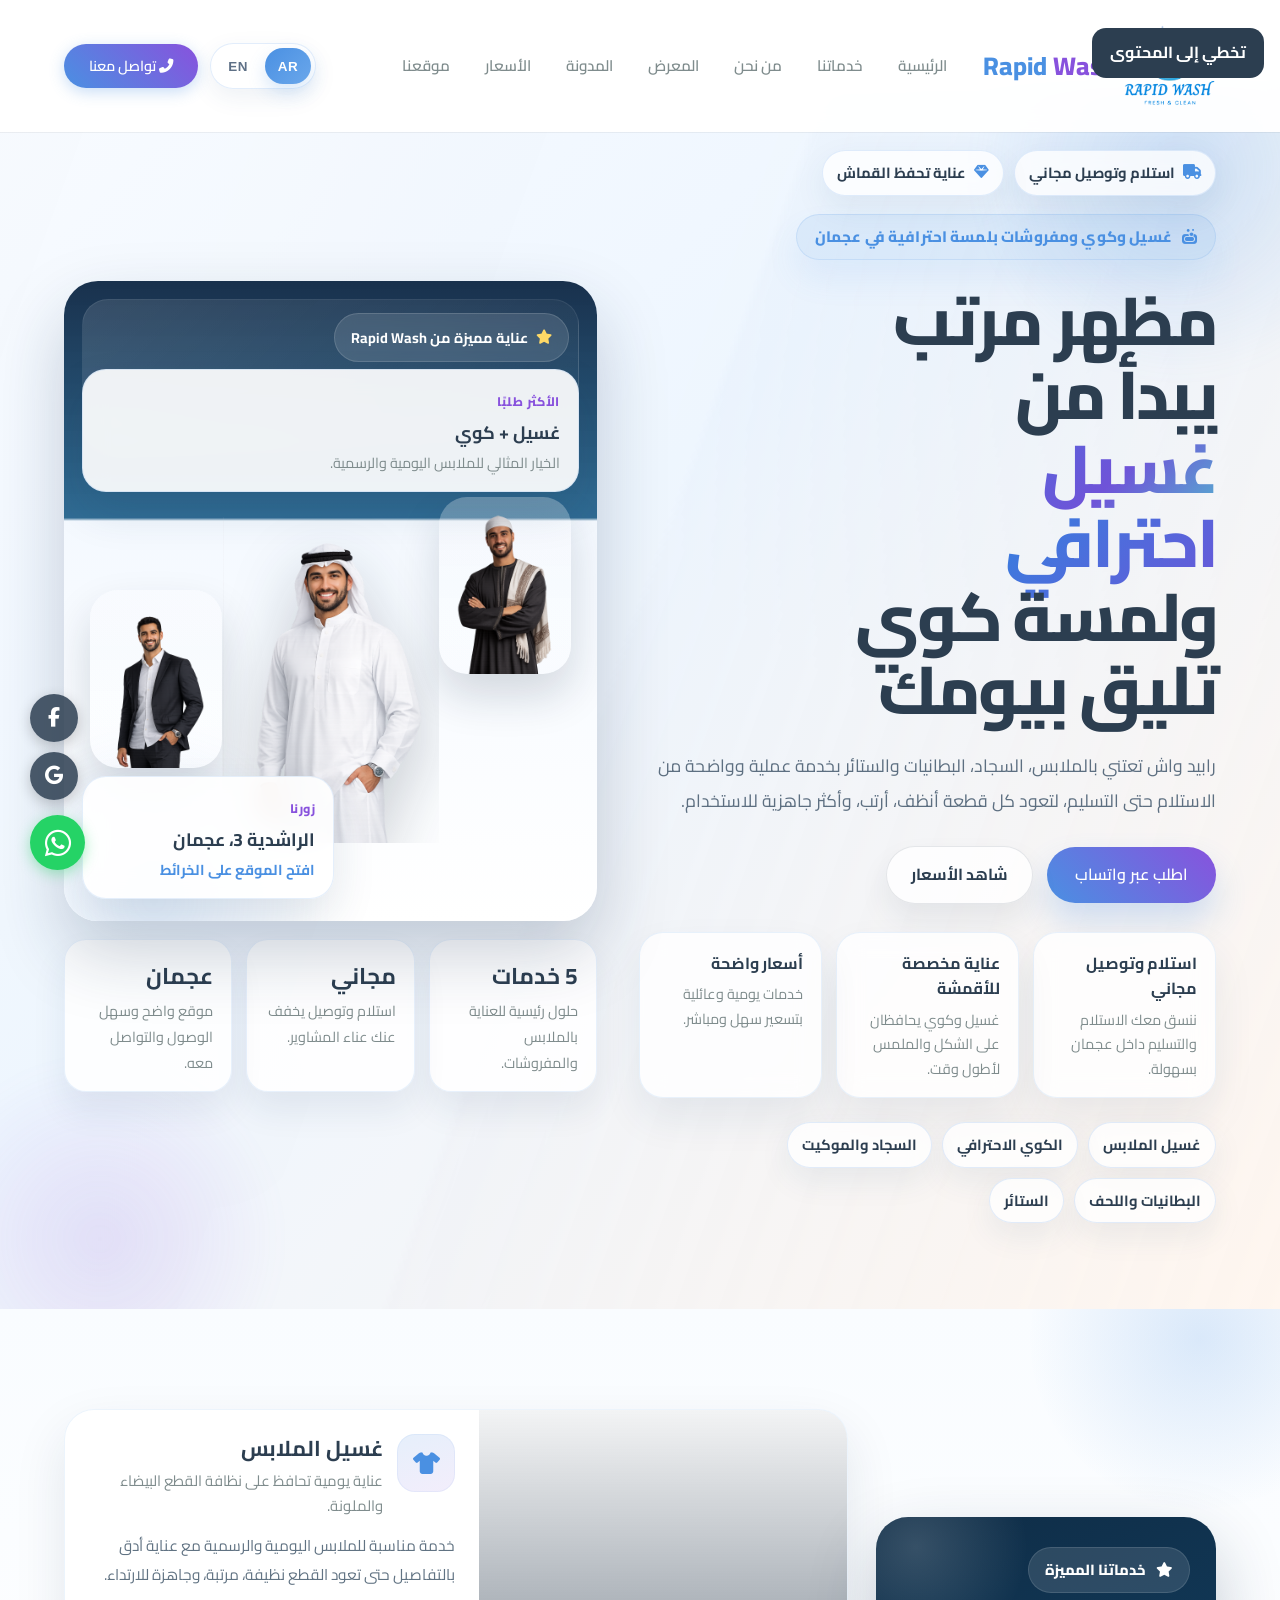
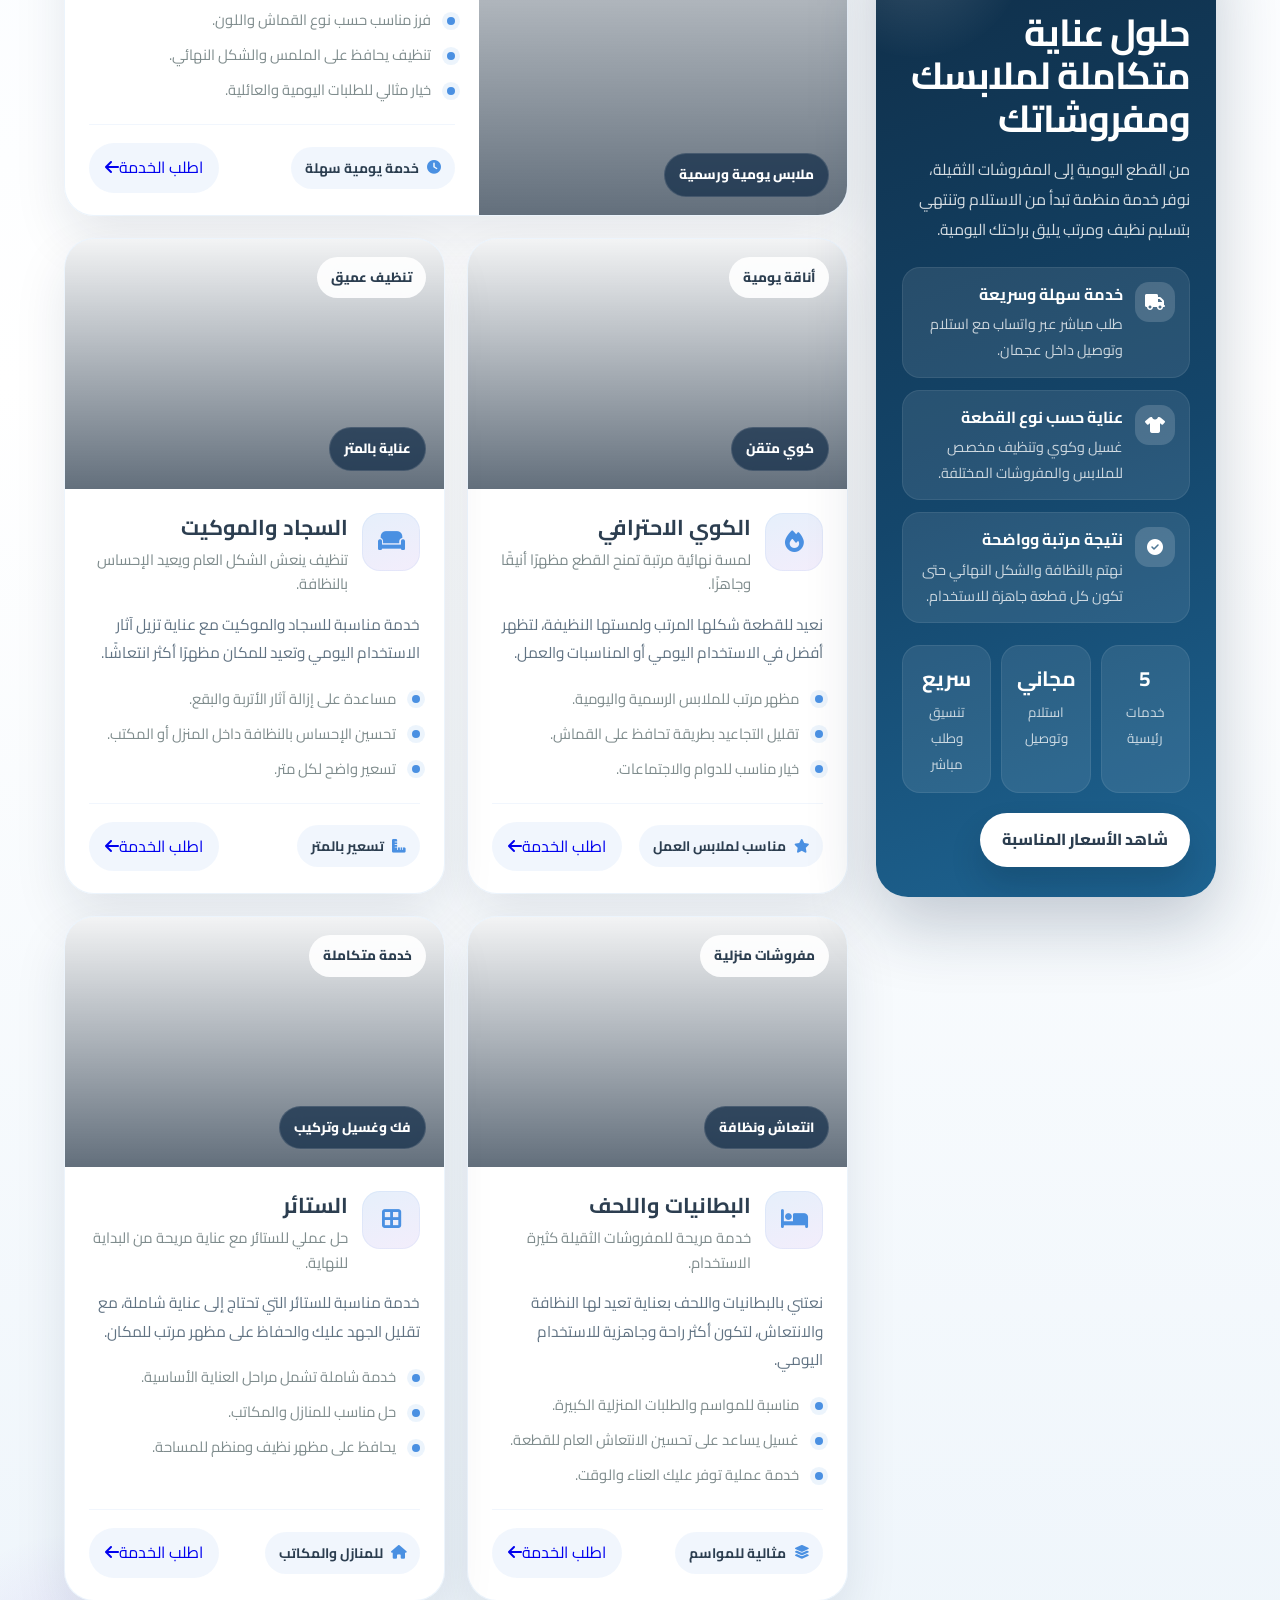
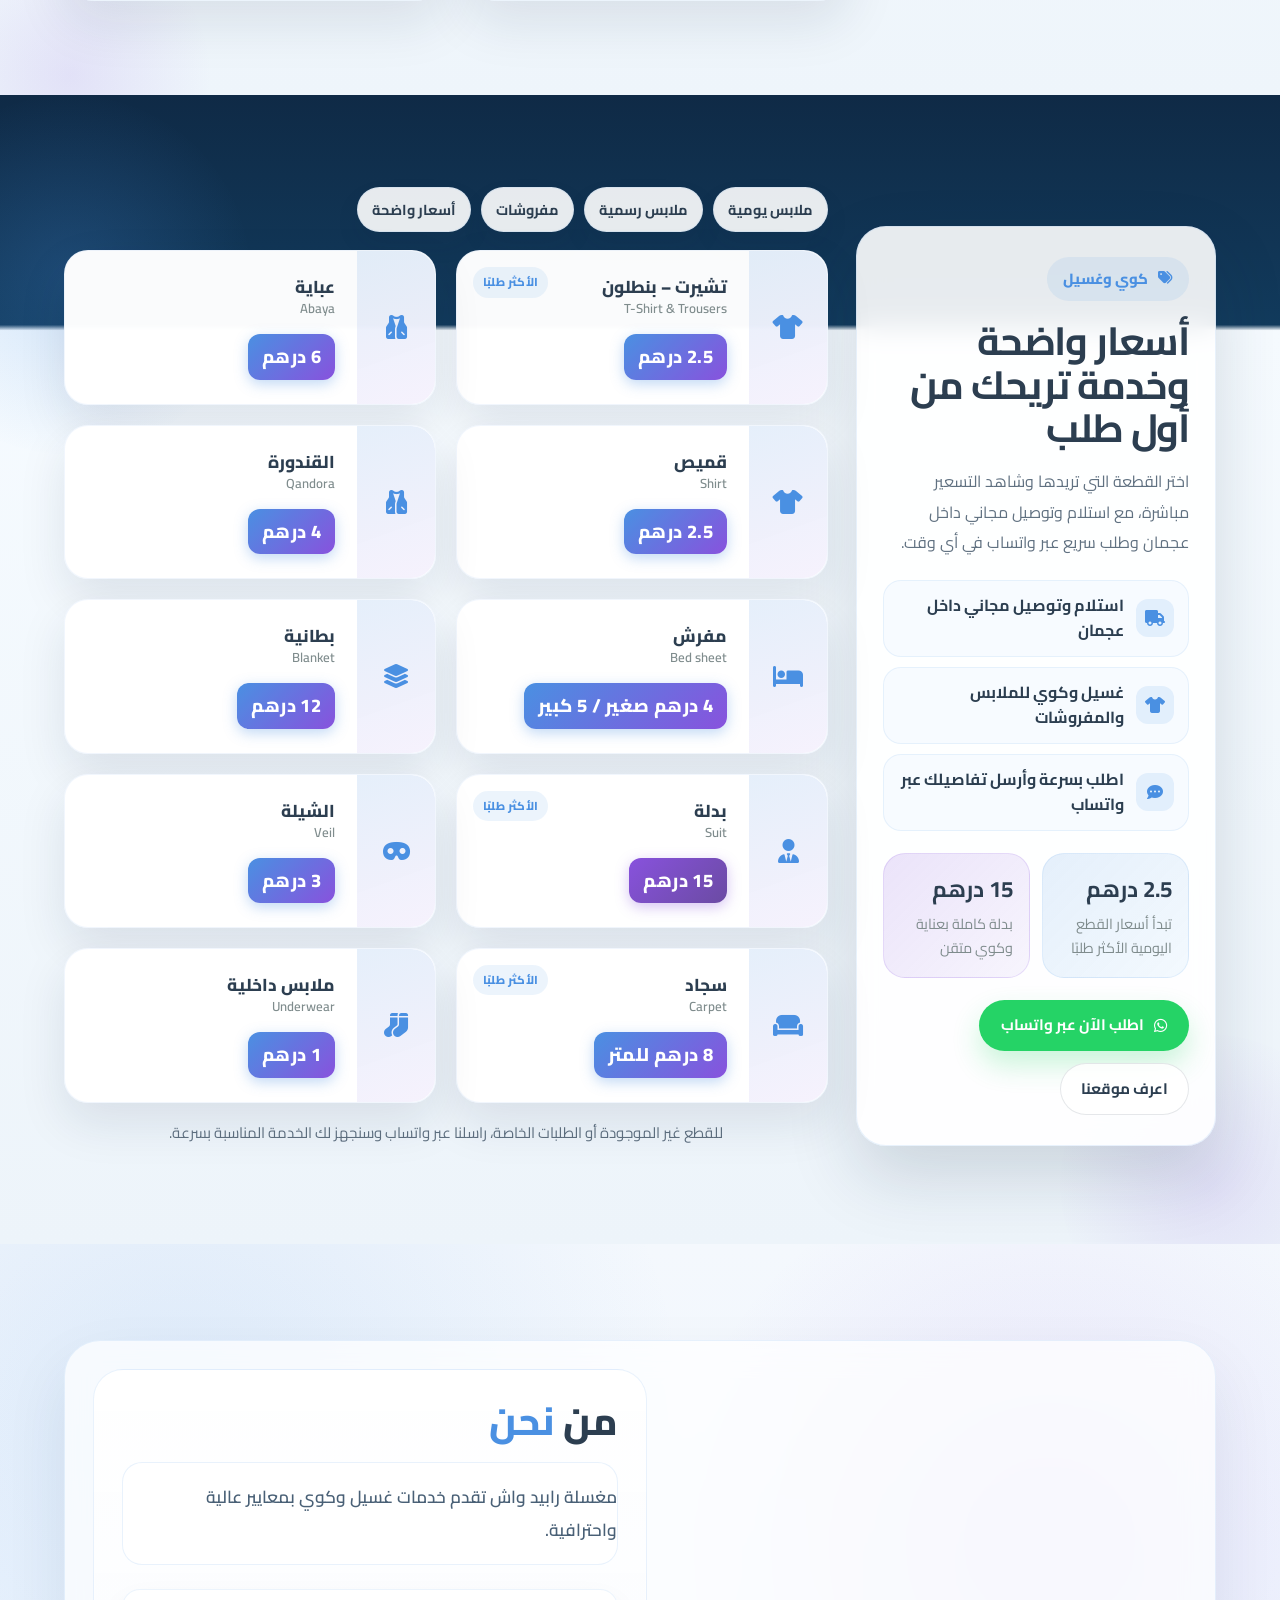
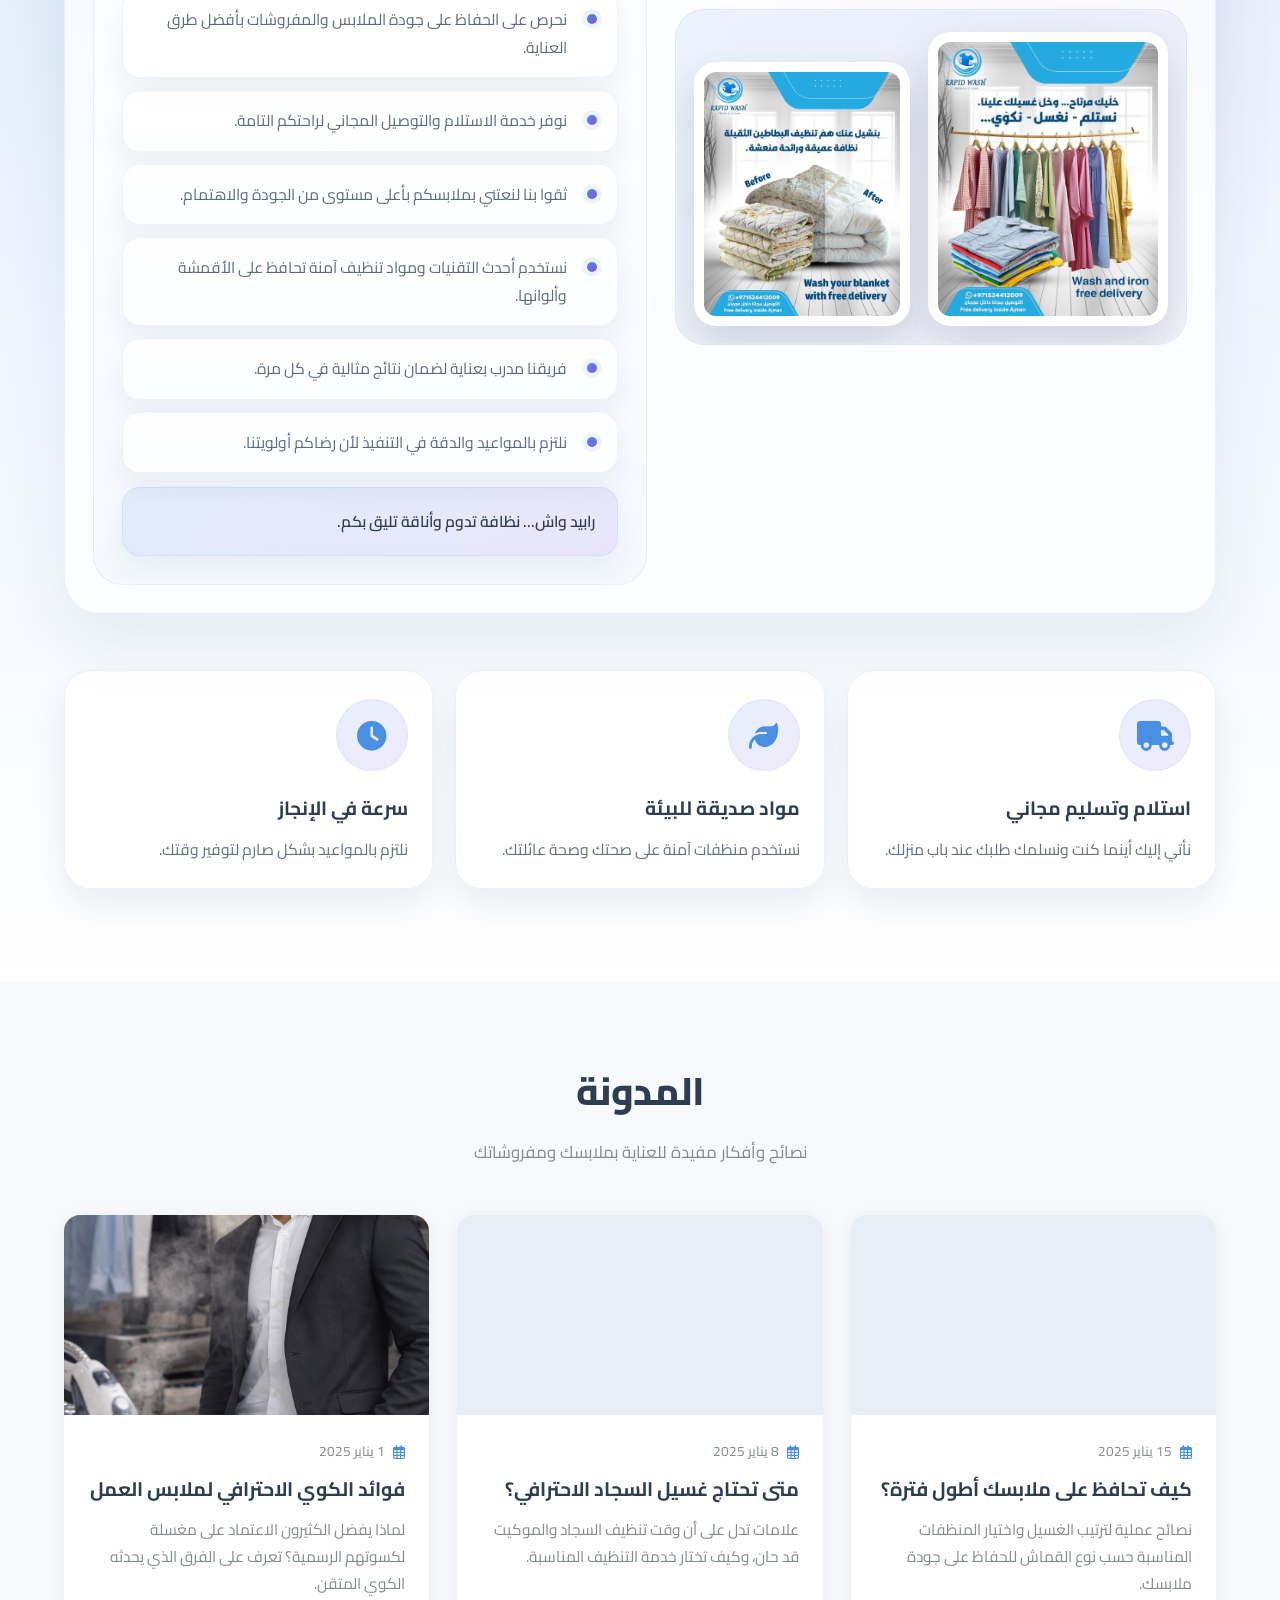
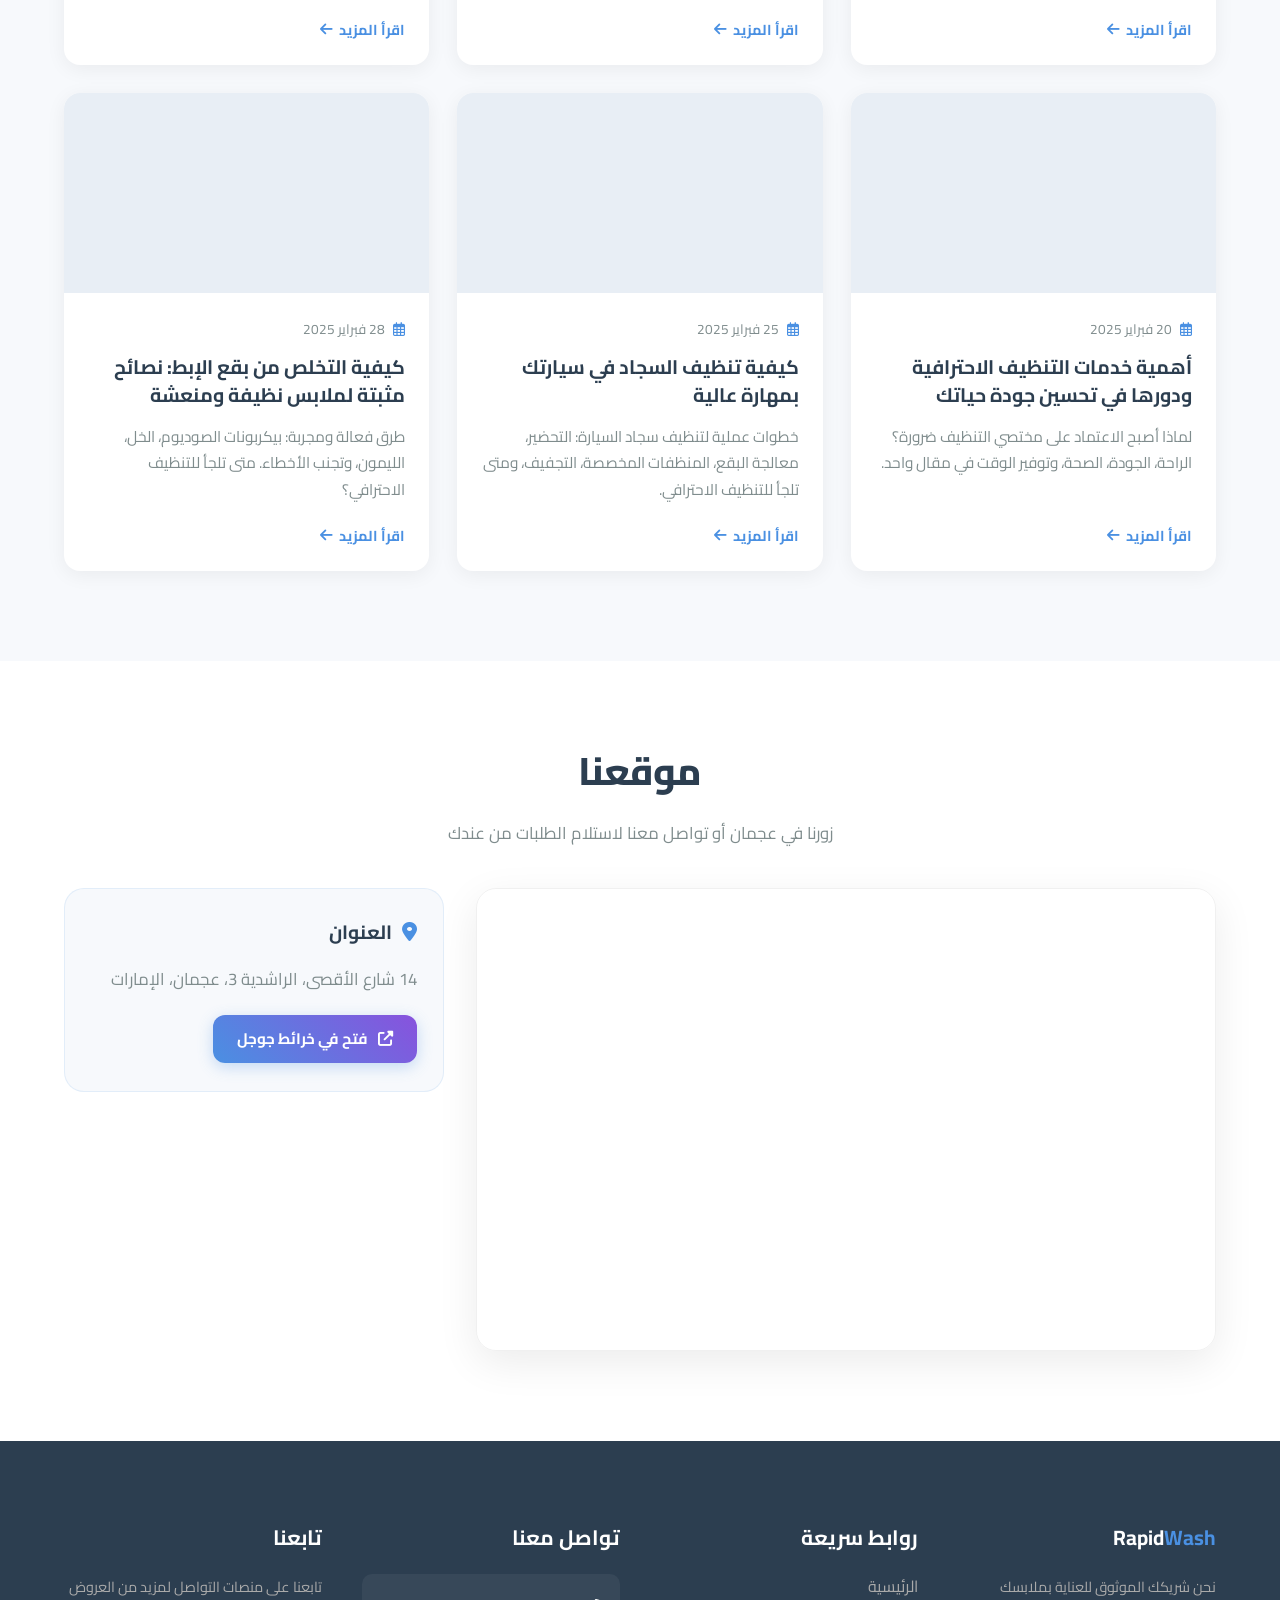
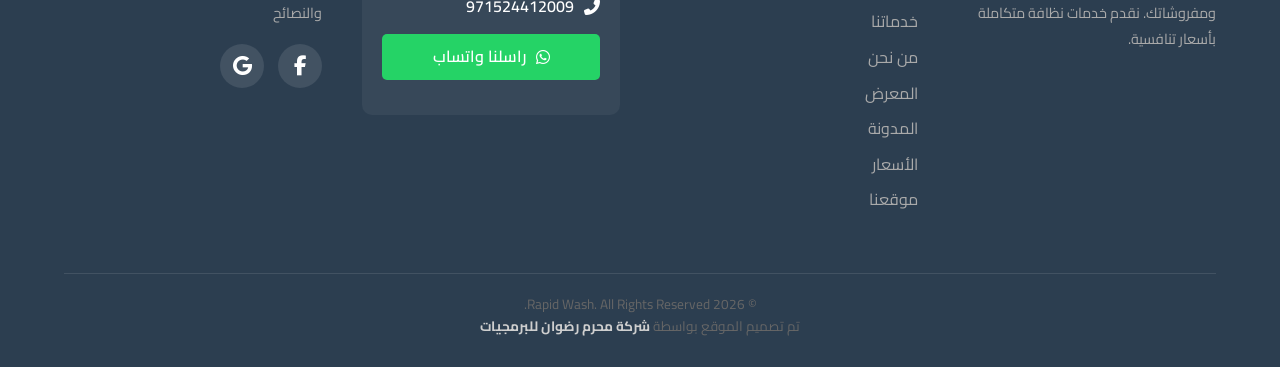
<file: index.html>
<!DOCTYPE html>
<html lang="ar" dir="rtl">
<head>
    <meta charset="UTF-8">
    <meta name="viewport" content="width=device-width, initial-scale=1.0">
    <title>Rapid Wash | مغسلة ملابس وخدمة استلام وتوصيل في عجمان</title>
    <meta name="description" content="رابيد واش مغسلة ملابس في عجمان تقدم الغسيل والكوي وتنظيف السجاد والبطانيات مع خدمة استلام وتوصيل سريعة وجودة عالية.">
    <meta name="robots" content="index, follow">
    <meta name="theme-color" content="#4a90e2">
    <meta property="og:type" content="website">
    <meta property="og:title" content="Rapid Wash | مغسلة ملابس وخدمة استلام وتوصيل في عجمان">
    <meta property="og:description" content="غسيل وكوي احترافي وخدمة استلام وتوصيل سريعة في عجمان مع أسعار واضحة وجودة عناية عالية.">
    <meta property="og:image" content="img/logo.png">
    <meta property="og:image:alt" content="شعار Rapid Wash">
    <meta name="twitter:card" content="summary_large_image">
    <meta name="twitter:title" content="Rapid Wash | مغسلة ملابس وخدمة استلام وتوصيل في عجمان">
    <meta name="twitter:description" content="غسيل وكوي احترافي وخدمة استلام وتوصيل سريعة في عجمان مع أسعار واضحة وجودة عناية عالية.">
    <link rel="preconnect" href="https://fonts.googleapis.com">
    <link rel="preconnect" href="https://fonts.gstatic.com" crossorigin>
    <link rel="preconnect" href="https://cdnjs.cloudflare.com" crossorigin>
    <link href="https://fonts.googleapis.com/css2?family=Cairo:wght@300;400;600;700;800&display=swap" rel="stylesheet">
    <link rel="stylesheet" href="https://cdnjs.cloudflare.com/ajax/libs/font-awesome/6.4.0/css/all.min.css">
    <link rel="stylesheet" href="css/rapidwash-i18n.css">
    <script src="js/rapidwash-i18n.js"></script>
    <script>
        (function() {
            try {
                if (window.localStorage.getItem('rapidwash-language') === 'en') {
                    document.documentElement.lang = 'en';
                    document.documentElement.dir = 'ltr';
                }
            } catch (error) {
                return;
            }
        })();
    </script>
    <script type="application/ld+json">
        {
            "@context": "https://schema.org",
            "@type": "LaundryService",
            "name": "Rapid Wash",
            "image": "img/logo.png",
            "telephone": "+971524412009",
            "priceRange": "$$",
            "areaServed": "Ajman, UAE",
            "address": {
                "@type": "PostalAddress",
                "streetAddress": "14 شارع الأقصى، الراشدية 3",
                "addressLocality": "عجمان",
                "addressCountry": "AE"
            },
            "hasMap": "https://www.google.com/maps?q=25.3953186,55.435389",
            "sameAs": [
                "https://www.facebook.com/people/Rapid-Wash/61552654572607/"
            ]
        }
    </script>
    
    <style>
        /* --- الإعدادات العامة (Fabrio Style: Clean & Minimal) --- */
        :root {
            --primary-color: #4a90e2; /* أزرق هادئ */
            --accent-color: #8852dd;  /* بنفسجي أنيق */
            --text-dark: #2c3e50;
            --text-gray: #7f8c8d;
            --bg-light: #ffffff;
            --bg-gray: #f7f9fc;
        }

        * {
            margin: 0;
            padding: 0;
            box-sizing: border-box;
        }
        html {
            width: 100%;
            overflow-x: hidden;
            overflow-x: clip;
            scroll-behavior: smooth;
        }
        body {
            font-family: 'Cairo', sans-serif;
            background-color: var(--bg-light);
            color: var(--text-dark);
            overflow-x: hidden;
            overflow-x: clip;
            line-height: 1.6;
            width: 100%;
            max-width: 100vw;
            position: relative;
        }
        main { display: block; }
        section[id] { scroll-margin-top: 110px; }
        a:focus-visible,
        button:focus-visible {
            outline: 3px solid rgba(74, 144, 226, 0.35);
            outline-offset: 4px;
        }
        .skip-link {
            position: absolute;
            top: -52px;
            right: 16px;
            z-index: 3000;
            background: var(--text-dark);
            color: #fff;
            padding: 12px 18px;
            border-radius: 14px;
            font-weight: 700;
            transition: top 0.2s ease;
        }
        .skip-link:focus { top: 16px; }
        a { text-decoration: none; }
        ul { list-style: none; }

        /* --- الهيدر (Clean Navbar) --- */
        header {
            position: fixed;
            width: 100%;
            top: 0;
            background: rgba(255, 255, 255, 0.95);
            backdrop-filter: blur(10px);
            z-index: 1000;
            box-shadow: 0 1px 0 rgba(0,0,0,0.05);
        }
        .navbar {
            display: flex;
            justify-content: space-between;
            align-items: center;
            padding: 20px 5%;
            max-width: 1300px;
            margin: auto;
        }
        .logo {
            font-size: 1.6rem;
            font-weight: 800;
            color: var(--primary-color);
            display: flex;
            align-items: center;
            gap: 8px;
        }
        .logo span { color: var(--accent-color); }
        .logo img {
            height: 92px;
            width: auto;
            display: block;
            object-fit: contain;
        }
        
        .nav-links { display: flex; gap: 35px; }
        .nav-links a {
            color: var(--text-gray);
            font-weight: 600;
            font-size: 0.95rem;
            transition: 0.3s;
            position: relative;
        }
        .nav-links a:hover { color: var(--primary-color); }
        .nav-links li.mobile-menu-close { display: none; }

        .nav-toggle {
            display: none;
            align-items: center;
            justify-content: center;
            width: 44px;
            height: 44px;
            border: none;
            background: rgba(74, 144, 226, 0.1);
            border-radius: 10px;
            color: var(--primary-color);
            font-size: 1.35rem;
            cursor: pointer;
            transition: 0.3s;
        }
        .nav-toggle:hover { background: rgba(74, 144, 226, 0.2); }
        .nav-overlay {
            display: none;
            position: fixed;
            inset: 0;
            background: rgba(0,0,0,0.4);
            z-index: 998;
            opacity: 0;
            visibility: hidden;
            pointer-events: none;
            transition: opacity 0.3s, visibility 0.3s;
        }
        body.menu-open .nav-overlay { pointer-events: auto; }
        
        .btn-header {
            background: linear-gradient(45deg, var(--primary-color), var(--accent-color));
            color: #fff;
            padding: 10px 25px;
            border-radius: 30px;
            font-weight: 600;
            font-size: 0.9rem;
            transition: 0.3s;
            box-shadow: 0 4px 15px rgba(74, 144, 226, 0.3);
        }
        .btn-header:hover {
            transform: translateY(-2px);
            box-shadow: 0 8px 20px rgba(74, 144, 226, 0.4);
        }

        /* --- قسم البطل (Hero Section) --- */
        .hero {
            margin-top: 80px;
            min-height: calc(100vh - 80px);
            display: flex;
            align-items: center;
            position: relative;
            overflow: hidden;
            padding: 26px 0 34px;
            background: linear-gradient(135deg, #f8fbff 0%, #eef6ff 42%, #fff6ef 100%);
        }
        .hero::before,
        .hero::after {
            content: '';
            position: absolute;
            border-radius: 50%;
            pointer-events: none;
            filter: blur(10px);
        }
        .hero::before {
            width: 420px;
            height: 420px;
            top: -120px;
            right: -110px;
            background: radial-gradient(circle, rgba(74, 144, 226, 0.22) 0%, rgba(74, 144, 226, 0) 70%);
            animation: heroOrbFloat 11s ease-in-out infinite;
        }
        .hero::after {
            width: 360px;
            height: 360px;
            bottom: -110px;
            left: -80px;
            background: radial-gradient(circle, rgba(136, 82, 221, 0.14) 0%, rgba(136, 82, 221, 0) 72%);
            animation: heroOrbFloat 13s ease-in-out infinite reverse;
        }
        .hero-bg {
            position: absolute;
            inset: 0;
            background-image: url('https://images.unsplash.com/photo-1582735689369-4fe89db7114c?auto=format&fit=crop&w=1600&q=80');
            background-size: cover;
            background-position: center;
            opacity: 0.12;
            transform: scale(1.05);
            z-index: 0;
            filter: saturate(1.05) contrast(0.96);
        }
        .hero-bg::after {
            content: '';
            position: absolute;
            inset: 0;
            background:
                linear-gradient(110deg, rgba(248, 251, 255, 0.98) 0%, rgba(243, 249, 255, 0.92) 48%, rgba(12, 43, 74, 0.08) 48.5%, rgba(255, 247, 239, 0.74) 100%),
                radial-gradient(circle at 80% 18%, rgba(74, 144, 226, 0.2) 0%, transparent 30%),
                radial-gradient(circle at 18% 82%, rgba(136, 82, 221, 0.12) 0%, transparent 24%);
            z-index: 1;
        }
        .hero-inner {
            position: relative;
            z-index: 2;
            max-width: 1300px;
            margin: 0 auto;
            padding: 44px 5% 52px;
            width: 100%;
            display: grid;
            grid-template-columns: minmax(0, 1.04fr) minmax(420px, 0.96fr);
            gap: 42px;
            align-items: center;
        }
        .hero-content {
            max-width: 650px;
            text-align: right;
        }
        .hero-kicker {
            display: flex;
            flex-wrap: wrap;
            gap: 10px;
            margin-bottom: 18px;
        }
        .hero-kicker span,
        .hero-service-strip li {
            display: inline-flex;
            align-items: center;
            gap: 8px;
            padding: 10px 14px;
            border-radius: 999px;
            background: rgba(255, 255, 255, 0.78);
            border: 1px solid rgba(74, 144, 226, 0.16);
            box-shadow: 0 12px 32px rgba(31, 71, 112, 0.08);
            color: var(--text-dark);
            font-weight: 700;
            font-size: 0.92rem;
            backdrop-filter: blur(10px);
            -webkit-backdrop-filter: blur(10px);
        }
        .hero-kicker i,
        .hero-tag i {
            color: var(--primary-color);
        }
        .hero-tag {
            display: inline-flex;
            align-items: center;
            gap: 10px;
            background: rgba(74, 144, 226, 0.1);
            color: var(--primary-color);
            padding: 10px 18px;
            border-radius: 999px;
            font-size: 0.95rem;
            font-weight: 800;
            margin-bottom: 24px;
            letter-spacing: 0.01em;
            border: 1px solid rgba(74, 144, 226, 0.14);
            box-shadow: 0 18px 32px rgba(74, 144, 226, 0.1);
        }
        .hero h1 {
            font-size: 4.2rem;
            font-weight: 800;
            color: var(--text-dark);
            line-height: 1.1;
            margin-bottom: 22px;
            letter-spacing: -0.04em;
            max-width: 10ch;
        }
        .hero h1 span {
            background: linear-gradient(135deg, #2f84df, #6f53d8 70%, #53b9cf 100%);
            -webkit-background-clip: text;
            -webkit-text-fill-color: transparent;
            background-clip: text;
        }
        .hero p {
            font-size: 1.1rem;
            color: #5d6f81;
            margin-bottom: 28px;
            max-width: 620px;
            line-height: 1.95;
        }
        .hero-actions {
            display: flex;
            flex-wrap: wrap;
            align-items: center;
            gap: 14px;
            margin-bottom: 28px;
        }
        .hero-primary {
            padding: 15px 28px;
            font-size: 1rem;
            box-shadow: 0 18px 32px rgba(74, 144, 226, 0.24);
        }
        .hero-secondary {
            display: inline-flex;
            align-items: center;
            justify-content: center;
            gap: 8px;
            padding: 15px 24px;
            border-radius: 999px;
            border: 1px solid rgba(44, 62, 80, 0.12);
            background: rgba(255, 255, 255, 0.82);
            color: var(--text-dark);
            font-weight: 700;
            box-shadow: 0 16px 30px rgba(23, 51, 80, 0.08);
            transition: 0.3s;
        }
        .hero-secondary:hover {
            transform: translateY(-2px);
            border-color: rgba(74, 144, 226, 0.28);
            color: var(--primary-color);
        }
        .hero-proof {
            display: grid;
            grid-template-columns: repeat(3, minmax(0, 1fr));
            gap: 14px;
            margin-bottom: 24px;
        }
        .hero-proof-card {
            background: rgba(255, 255, 255, 0.82);
            border: 1px solid rgba(74, 144, 226, 0.12);
            border-radius: 24px;
            padding: 18px 18px 16px;
            box-shadow: 0 20px 40px rgba(29, 67, 104, 0.08);
            backdrop-filter: blur(12px);
            -webkit-backdrop-filter: blur(12px);
        }
        .hero-proof-card strong {
            display: block;
            margin-bottom: 6px;
            font-size: 1rem;
            color: var(--text-dark);
        }
        .hero-proof-card span {
            display: block;
            color: var(--text-gray);
            font-size: 0.9rem;
            line-height: 1.7;
        }
        .hero-service-strip {
            display: flex;
            flex-wrap: wrap;
            gap: 10px;
            margin: 0;
            padding: 0;
        }
        .hero-visual {
            display: flex;
            flex-direction: column;
            gap: 18px;
            align-items: stretch;
        }
        .hero-stage {
            position: relative;
            min-height: 640px;
            border-radius: 34px;
            padding: 34px 26px 34px;
            overflow: hidden;
            isolation: isolate;
            display: grid;
            justify-content: space-between;
            grid-template-columns: minmax(104px, 138px) minmax(190px, 242px) minmax(104px, 138px);
            grid-template-rows: 172px 202px 154px;
            align-items: end;
            background: linear-gradient(180deg, rgba(15, 40, 69, 0.96) 0%, rgba(27, 92, 136, 0.9) 37%, rgba(244, 249, 255, 0.98) 37.5%, rgba(255, 255, 255, 0.98) 100%);
            box-shadow: 0 32px 70px rgba(21, 46, 76, 0.22);
        }
        .hero-stage::before {
            content: '';
            position: absolute;
            top: 18px;
            left: 18px;
            right: 18px;
            height: 150px;
            border-radius: 26px;
            background: linear-gradient(135deg, rgba(255,255,255,0.12), rgba(255,255,255,0.02));
            border: 1px solid rgba(255,255,255,0.08);
        }
        .hero-stage::after {
            content: '';
            position: absolute;
            width: 360px;
            height: 360px;
            left: -90px;
            bottom: -160px;
            border-radius: 50%;
            background: radial-gradient(circle, rgba(74, 144, 226, 0.16) 0%, transparent 68%);
            filter: blur(8px);
        }
        .hero-stage-badge {
            position: absolute;
            top: 32px;
            right: 28px;
            z-index: 3;
            display: inline-flex;
            align-items: center;
            gap: 8px;
            padding: 12px 16px;
            border-radius: 999px;
            background: rgba(255, 255, 255, 0.12);
            border: 1px solid rgba(255, 255, 255, 0.14);
            color: #fff;
            font-weight: 700;
            font-size: 0.9rem;
            backdrop-filter: blur(10px);
            -webkit-backdrop-filter: blur(10px);
        }
        .hero-stage-badge i { color: #ffd966; }
        .hero-main-shot,
        .hero-side-shot {
            position: relative;
            margin: 0;
            overflow: hidden;
        }
        .hero-main-shot {
            grid-column: 2;
            grid-row: 2 / span 2;
            width: 100%;
            max-width: 242px;
            justify-self: center;
            align-self: end;
            z-index: 2;
            animation: heroPanelFloat 6.5s ease-in-out infinite;
        }
        .hero-main-shot img {
            width: 100%;
            height: auto;
            display: block;
            max-height: 418px;
            object-fit: contain;
            object-position: center bottom;
            filter: drop-shadow(0 24px 32px rgba(10, 26, 44, 0.22));
        }
        .hero-side-shot {
            width: 100%;
            max-width: 132px;
            border-radius: 28px;
            background: linear-gradient(180deg, rgba(255,255,255,0.14), rgba(255,255,255,0.05));
            box-shadow: 0 22px 44px rgba(13, 33, 56, 0.16);
            z-index: 3;
        }
        .hero-side-shot img {
            width: 100%;
            height: auto;
            display: block;
            padding: 16px 12px 0;
            background: linear-gradient(180deg, rgba(255,255,255,0.18), rgba(255,255,255,0.04));
            object-fit: contain;
            object-position: center bottom;
        }
        .hero-side-shot-top {
            grid-column: 1;
            grid-row: 2;
            justify-self: start;
            align-self: start;
            margin-top: 10px;
            animation: heroPanelFloat 7.2s ease-in-out infinite 0.4s;
        }
        .hero-side-shot-bottom {
            grid-column: 3;
            grid-row: 2 / span 2;
            justify-self: end;
            align-self: center;
            margin-top: 28px;
            animation: heroPanelFloat 7.8s ease-in-out infinite 1s;
        }
        .hero-info-card {
            position: absolute;
            z-index: 4;
            width: min(252px, calc(100% - 36px));
            max-width: 252px;
            background: rgba(255, 255, 255, 0.92);
            border: 1px solid rgba(74, 144, 226, 0.14);
            border-radius: 24px;
            padding: 18px 18px 16px;
            box-shadow: 0 20px 44px rgba(24, 56, 88, 0.12);
            backdrop-filter: blur(12px);
            -webkit-backdrop-filter: blur(12px);
            text-align: right;
        }
        .hero-info-card strong {
            display: block;
            width: 100%;
            color: var(--text-dark);
            font-size: 1.12rem;
            margin-bottom: 6px;
            line-height: 1.4;
        }
        .hero-info-card p,
        .hero-info-card a {
            display: block;
            width: 100%;
            font-size: 0.9rem;
            line-height: 1.65;
        }
        .hero-info-card p {
            margin: 0;
            color: var(--text-gray);
            text-wrap: balance;
        }
        .hero-info-card a {
            color: var(--primary-color);
            font-weight: 700;
        }
        .hero-info-label {
            display: inline-block;
            margin-bottom: 8px;
            color: var(--accent-color);
            font-size: 0.78rem;
            font-weight: 800;
            letter-spacing: 0.04em;
        }
        .hero-info-top {
            top: 88px;
            right: 18px;
            left: 18px;
            width: auto;
            max-width: none;
        }
        .hero-info-bottom {
            left: 18px;
            bottom: 22px;
        }
        .hero-metrics {
            display: grid;
            grid-template-columns: repeat(3, minmax(0, 1fr));
            gap: 14px;
        }
        .hero-metric {
            border-radius: 22px;
            padding: 18px 18px 16px;
            background: rgba(255, 255, 255, 0.88);
            border: 1px solid rgba(74, 144, 226, 0.12);
            box-shadow: 0 18px 34px rgba(24, 56, 88, 0.08);
        }
        .hero-metric strong {
            display: block;
            font-size: 1.42rem;
            color: var(--text-dark);
            margin-bottom: 4px;
        }
        .hero-metric span {
            color: var(--text-gray);
            font-size: 0.9rem;
            line-height: 1.6;
        }
        @keyframes heroOrbFloat {
            0%, 100% { transform: translate3d(0, 0, 0); }
            50% { transform: translate3d(0, 18px, 0); }
        }
        @keyframes heroPanelFloat {
            0%, 100% { transform: translateY(0); }
            50% { transform: translateY(-10px); }
        }
        /* --- قسم الخدمات --- */
        .services-section {
            position: relative;
            padding: 100px 5% 94px;
            background: linear-gradient(180deg, #f9fcff 0%, #ffffff 34%, #eef5fb 100%);
            overflow: hidden;
        }
        .services-section::before,
        .services-section::after {
            content: '';
            position: absolute;
            border-radius: 50%;
            pointer-events: none;
        }
        .services-section::before {
            width: 340px;
            height: 340px;
            top: -140px;
            right: -90px;
            background: radial-gradient(circle, rgba(74, 144, 226, 0.18) 0%, rgba(74, 144, 226, 0) 72%);
        }
        .services-section::after {
            width: 280px;
            height: 280px;
            bottom: -120px;
            left: -70px;
            background: radial-gradient(circle, rgba(136, 82, 221, 0.12) 0%, rgba(136, 82, 221, 0) 72%);
        }
        .container {
            max-width: 1300px;
            margin: 0 auto;
        }
        .section-header {
            text-align: center;
            margin-bottom: 56px;
        }
        .section-header h2 {
            font-size: 2.4rem;
            color: var(--text-dark);
            margin-bottom: 16px;
            font-weight: 800;
            letter-spacing: -0.02em;
        }
        .section-header p {
            color: var(--text-gray);
            max-width: 560px;
            margin: 0 auto;
            font-size: 1.05rem;
            line-height: 1.75;
        }
        .services-shell {
            position: relative;
            z-index: 2;
            display: grid;
            grid-template-columns: 340px minmax(0, 1fr);
            gap: 28px;
            align-items: start;
        }
        .services-overview {
            position: sticky;
            top: 108px;
            padding: 30px 26px;
            border-radius: 32px;
            background: linear-gradient(160deg, #0f2d47 0%, #14466b 56%, #1e6492 100%);
            color: #fff;
            box-shadow: 0 28px 68px rgba(17, 43, 69, 0.24);
            overflow: hidden;
        }
        .services-overview::before {
            content: '';
            position: absolute;
            width: 220px;
            height: 220px;
            top: -80px;
            left: -70px;
            border-radius: 50%;
            background: radial-gradient(circle, rgba(255,255,255,0.16) 0%, rgba(255,255,255,0) 72%);
        }
        .services-overview > * {
            position: relative;
            z-index: 1;
        }
        .services-kicker {
            display: inline-flex;
            align-items: center;
            gap: 10px;
            padding: 10px 16px;
            border-radius: 999px;
            background: rgba(255,255,255,0.12);
            border: 1px solid rgba(255,255,255,0.12);
            color: #fff;
            font-size: 0.92rem;
            font-weight: 800;
            margin-bottom: 18px;
        }
        .services-overview h2 {
            font-size: 2.35rem;
            line-height: 1.14;
            letter-spacing: -0.03em;
            margin-bottom: 16px;
        }
        .services-overview p {
            color: rgba(255,255,255,0.82);
            line-height: 1.9;
            font-size: 0.98rem;
            margin-bottom: 22px;
        }
        .services-overview-list {
            display: grid;
            gap: 12px;
            margin-bottom: 22px;
        }
        .services-overview-item {
            display: flex;
            align-items: flex-start;
            gap: 12px;
            padding: 14px 14px;
            border-radius: 18px;
            background: rgba(255,255,255,0.09);
            border: 1px solid rgba(255,255,255,0.08);
        }
        .services-overview-item i {
            width: 40px;
            height: 40px;
            border-radius: 14px;
            display: inline-flex;
            align-items: center;
            justify-content: center;
            color: #fff;
            background: rgba(255,255,255,0.16);
            flex-shrink: 0;
        }
        .services-overview-item strong {
            display: block;
            margin-bottom: 4px;
            font-size: 1rem;
        }
        .services-overview-item span {
            color: rgba(255,255,255,0.76);
            line-height: 1.7;
            font-size: 0.9rem;
        }
        .services-stats {
            display: grid;
            grid-template-columns: repeat(3, minmax(0, 1fr));
            gap: 10px;
            margin-bottom: 20px;
        }
        .services-stat {
            padding: 16px 12px;
            border-radius: 18px;
            background: rgba(255,255,255,0.09);
            border: 1px solid rgba(255,255,255,0.08);
            text-align: center;
        }
        .services-stat strong {
            display: block;
            font-size: 1.3rem;
            margin-bottom: 4px;
        }
        .services-stat span {
            color: rgba(255,255,255,0.76);
            font-size: 0.84rem;
            line-height: 1.5;
        }
        .services-overview-cta {
            display: inline-flex;
            align-items: center;
            justify-content: center;
            gap: 10px;
            padding: 14px 22px;
            border-radius: 999px;
            background: #fff;
            color: var(--text-dark);
            font-weight: 800;
            box-shadow: 0 18px 32px rgba(8, 20, 33, 0.16);
            transition: 0.3s;
        }
        .services-overview-cta:hover {
            transform: translateY(-2px);
            color: var(--primary-color);
        }
        .services-grid {
            display: grid;
            grid-template-columns: repeat(2, minmax(0, 1fr));
            gap: 22px;
        }
        .service-card {
            display: flex;
            flex-direction: column;
            border-radius: 30px;
            overflow: hidden;
            background: rgba(255,255,255,0.96);
            border: 1px solid rgba(74, 144, 226, 0.1);
            box-shadow: 0 22px 52px rgba(17, 43, 69, 0.1);
            transition: transform 0.35s ease, box-shadow 0.35s ease, border-color 0.3s ease;
            min-height: 100%;
        }
        .service-card:hover {
            transform: translateY(-8px);
            box-shadow: 0 28px 58px rgba(74, 144, 226, 0.16);
            border-color: rgba(74, 144, 226, 0.2);
        }
        .service-card.featured {
            grid-column: span 2;
            display: grid;
            grid-template-columns: minmax(280px, 0.94fr) minmax(0, 1.06fr);
        }
        .service-card-media {
            position: relative;
            min-height: 250px;
            background-size: cover;
            background-position: center;
            isolation: isolate;
        }
        .service-card.featured .service-card-media {
            min-height: 100%;
        }
        .service-card-media::after {
            content: '';
            position: absolute;
            inset: 0;
            background: linear-gradient(180deg, rgba(11, 30, 50, 0.05) 0%, rgba(11, 30, 50, 0.64) 100%);
            z-index: -1;
        }
        .service-badge,
        .service-media-tag {
            position: absolute;
            display: inline-flex;
            align-items: center;
            gap: 8px;
            padding: 10px 14px;
            border-radius: 999px;
            font-size: 0.84rem;
            font-weight: 800;
            backdrop-filter: blur(10px);
            -webkit-backdrop-filter: blur(10px);
        }
        .service-badge {
            top: 18px;
            right: 18px;
            background: rgba(255,255,255,0.9);
            color: var(--text-dark);
        }
        .service-media-tag {
            right: 18px;
            bottom: 18px;
            background: rgba(15, 42, 70, 0.7);
            color: #fff;
            border: 1px solid rgba(255,255,255,0.12);
        }
        .service-card-body {
            padding: 24px 24px 22px;
            display: flex;
            flex-direction: column;
            height: 100%;
        }
        .service-card-top {
            display: flex;
            align-items: flex-start;
            gap: 14px;
            margin-bottom: 14px;
        }
        .service-icon-badge {
            width: 58px;
            height: 58px;
            border-radius: 18px;
            display: inline-flex;
            align-items: center;
            justify-content: center;
            background: linear-gradient(160deg, rgba(74, 144, 226, 0.14), rgba(136, 82, 221, 0.1));
            color: var(--primary-color);
            font-size: 1.35rem;
            flex-shrink: 0;
            box-shadow: inset 0 0 0 1px rgba(74, 144, 226, 0.08);
        }
        .service-card-title-group {
            min-width: 0;
        }
        .service-card-title-group h3 {
            font-size: 1.34rem;
            margin-bottom: 6px;
            color: var(--text-dark);
            line-height: 1.35;
        }
        .service-card-title-group p {
            margin: 0;
            color: var(--text-gray);
            font-size: 0.93rem;
            line-height: 1.65;
        }
        .service-copy {
            color: #617383;
            line-height: 1.85;
            margin-bottom: 18px;
            font-size: 0.96rem;
        }
        .service-points {
            display: grid;
            gap: 10px;
            margin: 0 0 22px;
            padding: 0;
        }
        .service-points li {
            position: relative;
            padding-inline-start: 24px;
            color: var(--text-gray);
            line-height: 1.7;
            font-size: 0.92rem;
        }
        .service-points li::before {
            content: '';
            position: absolute;
            right: 0;
            top: 0.65em;
            width: 8px;
            height: 8px;
            border-radius: 50%;
            background: var(--primary-color);
            box-shadow: 0 0 0 5px rgba(74, 144, 226, 0.1);
        }
        .service-card-footer {
            margin-top: auto;
            display: flex;
            flex-wrap: wrap;
            align-items: center;
            justify-content: space-between;
            gap: 12px;
            padding-top: 18px;
            border-top: 1px solid rgba(74, 144, 226, 0.08);
        }
        .service-card-note {
            display: inline-flex;
            align-items: center;
            gap: 8px;
            padding: 10px 14px;
            border-radius: 999px;
            background: rgba(74, 144, 226, 0.08);
            color: var(--text-dark);
            font-weight: 700;
            font-size: 0.86rem;
        }
        .service-card-note i { color: var(--primary-color); }
        .service-card .service-link {
            padding: 12px 16px;
            border-radius: 999px;
            background: rgba(74, 144, 226, 0.08);
        }
        .service-card .service-link:hover,
        .service-card .service-link:focus-visible {
            background: rgba(136, 82, 221, 0.1);
        }
        @media (max-width: 1100px) {
            .services-shell { grid-template-columns: 1fr; }
            .services-overview {
                position: static;
                top: auto;
            }
        }
        @media (max-width: 860px) {
            .services-grid,
            .service-card.featured {
                grid-template-columns: 1fr;
            }
            .service-card.featured {
                grid-column: span 1;
            }
        }
        @media (max-width: 680px) {
            .services-section { padding: 82px 4% 80px; }
            .services-overview h2 { font-size: 2rem; }
            .services-stats { grid-template-columns: 1fr; }
            .services-grid { grid-template-columns: 1fr; }
            .service-card-body { padding: 22px 20px 20px; }
        }
        /* --- قسم "لماذا نحن" (Simple Features) --- */
        .features-section {
            position: relative;
            background: linear-gradient(180deg, #f4f8fd 0%, #eef6ff 48%, #ffffff 100%);
            padding: 96px 5% 92px;
            overflow: hidden;
        }
        .features-section::before {
            content: '';
            position: absolute;
            inset: 0;
            background:
                radial-gradient(circle at 14% 14%, rgba(74, 144, 226, 0.14) 0%, transparent 32%),
                radial-gradient(circle at 82% 22%, rgba(136, 82, 221, 0.12) 0%, transparent 26%);
            pointer-events: none;
        }
        .features-section .container {
            position: relative;
            z-index: 1;
            max-width: 1300px;
            margin: 0 auto;
        }
        .features-section .section-header {
            margin-bottom: 52px;
        }
        .features-grid {
            display: grid;
            grid-template-columns: repeat(3, minmax(0, 1fr));
            gap: 22px;
            text-align: right;
        }
        .feature-item {
            max-width: none;
            padding: 28px 24px 24px;
            background: rgba(255,255,255,0.92);
            border: 1px solid rgba(74, 144, 226, 0.12);
            border-radius: 26px;
            box-shadow: 0 18px 38px rgba(18, 45, 72, 0.08);
            transition: transform 0.3s ease, box-shadow 0.3s ease, border-color 0.3s ease;
        }
        .feature-item:hover {
            transform: translateY(-6px);
            box-shadow: 0 24px 42px rgba(18, 45, 72, 0.12);
            border-color: rgba(74, 144, 226, 0.2);
        }
        .feature-icon-circle {
            width: 72px;
            height: 72px;
            background: linear-gradient(135deg, rgba(74,144,226,0.14), rgba(136,82,221,0.12));
            border-radius: 50%;
            margin: 0 0 22px;
            display: flex;
            align-items: center;
            justify-content: center;
            font-size: 1.85rem;
            color: var(--primary-color);
            box-shadow: inset 0 0 0 1px rgba(74,144,226,0.08);
        }
        .feature-item h4 {
            margin-bottom: 12px;
            color: var(--text-dark);
            font-size: 1.2rem;
            font-weight: 700;
        }
        .feature-item p {
            font-size: 0.98rem;
            color: #617383;
            line-height: 1.75;
        }
        /* كتلة من نحن مع الصورة */
        .about-intro {
            position: relative;
            display: grid;
            grid-template-columns: minmax(320px, 0.96fr) minmax(0, 1.04fr);
            align-items: center;
            gap: 28px;
            margin-bottom: 56px;
            padding: 28px;
            border-radius: 36px;
            background: rgba(255,255,255,0.72);
            border: 1px solid rgba(74, 144, 226, 0.12);
            box-shadow: 0 28px 64px rgba(20, 48, 76, 0.08);
            backdrop-filter: blur(16px);
            -webkit-backdrop-filter: blur(16px);
        }
        .about-intro-image {
            position: relative;
            display: grid;
            grid-template-columns: minmax(0, 1fr) minmax(0, 0.9fr);
            gap: 18px;
            align-items: end;
            min-width: 0;
            max-width: none;
            padding: 18px;
            border-radius: 30px;
            background: linear-gradient(145deg, rgba(74,144,226,0.09), rgba(136,82,221,0.06));
            border: 1px solid rgba(74, 144, 226, 0.12);
            overflow: hidden;
            box-shadow: inset 0 0 0 1px rgba(255,255,255,0.28);
        }
        .about-intro-image::before {
            display: none;
        }
        .about-intro-image img {
            width: 100%;
            height: auto;
            object-fit: contain;
            border-radius: 22px;
            background: #fff;
            padding: 10px;
            box-shadow: 0 18px 44px rgba(13, 35, 58, 0.16);
            display: block;
        }
        .about-intro-image .about-img-main {
            min-width: 0;
            position: relative;
            z-index: 2;
        }
        .about-intro-image .about-img-secondary {
            min-width: 0;
            margin-top: 34px;
            position: relative;
            z-index: 2;
        }
        .about-intro-text {
            min-width: 0;
            display: flex;
            flex-direction: column;
            justify-content: center;
            padding: 28px;
            border-radius: 30px;
            background: linear-gradient(180deg, rgba(255,255,255,0.92), rgba(245,249,255,0.96));
            border: 1px solid rgba(74, 144, 226, 0.12);
            box-shadow: inset 0 0 0 1px rgba(255,255,255,0.4);
        }
        .about-intro-text h2 {
            font-size: 2.4rem;
            font-weight: 800;
            color: var(--text-dark);
            margin-bottom: 18px;
            line-height: 1.2;
        }
        .about-intro-text h2 span { color: var(--primary-color); }
        .about-intro-lead {
            font-size: 1.08rem;
            font-weight: 600;
            color: #496076;
            line-height: 1.9;
            margin-bottom: 24px;
            padding: 18px 20px;
            background: rgba(255,255,255,0.88);
            border-radius: 20px;
            border: 1px solid rgba(74, 144, 226, 0.12);
            padding-inline-start: 0;
        }
        .about-intro-lines {
            list-style: none;
            padding: 0;
            margin: 0;
            display: grid;
            grid-template-columns: 1fr;
            gap: 12px;
        }
        .about-intro-lines li {
            position: relative;
            padding: 16px 18px 16px 18px;
            padding-right: 50px;
            margin: 0;
            font-size: 0.98rem;
            color: #5a6d80;
            line-height: 1.75;
            border-radius: 18px;
            background: rgba(255,255,255,0.9);
            border: 1px solid rgba(74, 144, 226, 0.1);
            box-shadow: 0 14px 30px rgba(18, 45, 72, 0.06);
        }
        .about-intro-lines li::before {
            content: "";
            position: absolute;
            right: 20px;
            top: 24px;
            width: 10px;
            height: 10px;
            border-radius: 50%;
            background: linear-gradient(135deg, var(--primary-color), var(--accent-color));
            box-shadow: 0 0 0 5px rgba(74, 144, 226, 0.1);
        }
        .about-intro-lines li.about-tagline {
            margin-top: 2px;
            padding: 20px 22px;
            background: linear-gradient(135deg, rgba(74,144,226,0.12), rgba(136,82,221,0.12));
            border: 1px solid rgba(74, 144, 226, 0.12);
            font-weight: 600;
            color: var(--text-dark);
        }
        .about-intro-lines li.about-tagline::before {
            display: none;
        }
        @media (max-width: 980px) {
            .about-intro {
                grid-template-columns: 1fr;
                gap: 24px;
                padding: 24px;
            }
            .about-intro-image {
                grid-template-columns: minmax(0, 1fr) minmax(0, 0.92fr);
            }
            .about-intro-text {
                padding: 28px 24px;
            }
            .features-grid {
                grid-template-columns: 1fr;
            }
            .feature-item {
                text-align: center;
            }
            .feature-icon-circle {
                margin: 0 auto 18px;
            }
        }
        @media (max-width: 768px) {
            .about-intro { margin-bottom: 44px; }
            .about-intro-image { max-width: 100%; }
            .about-intro-text h2 { font-size: 2rem; }
            .about-intro-lead { font-size: 1rem; }
        }
        @media (max-width: 640px) {
            .about-intro {
                padding: 18px;
                border-radius: 28px;
            }
            .about-intro-image {
                grid-template-columns: 1fr;
                padding: 16px;
            }
            .about-intro-image .about-img-main,
            .about-intro-image .about-img-secondary {
                margin-top: 0;
            }
            .about-intro-text {
                padding: 24px 18px;
            }
            .about-intro-text h2 {
                font-size: 1.8rem;
            }
            .feature-item {
                padding: 24px 18px 20px;
            }
        }

        /* --- قسم الخريطة / موقعنا --- */
        .map-section {
            padding: 80px 5% 90px;
            background: var(--bg-light);
        }
        .map-section .section-header {
            margin-bottom: 40px;
        }
        .map-section .section-header h2 { color: var(--text-dark); }
        .map-wrap {
            max-width: 1300px;
            margin: 0 auto;
            display: grid;
            grid-template-columns: 1fr 380px;
            gap: 32px;
            align-items: start;
        }
        .map-container {
            position: relative;
            border-radius: 20px;
            overflow: hidden;
            box-shadow: 0 12px 40px rgba(0,0,0,0.08);
            border: 1px solid rgba(0,0,0,0.06);
            aspect-ratio: 16/10;
            min-height: 320px;
        }
        .map-container iframe {
            position: absolute;
            top: 0;
            left: 0;
            width: 100%;
            height: 100%;
            border: 0;
            display: block;
        }
        .map-address-card {
            background: var(--bg-gray);
            border-radius: 20px;
            padding: 28px 26px;
            border: 1px solid rgba(74, 144, 226, 0.12);
        }
        .map-address-card h3 {
            font-size: 1.2rem;
            color: var(--text-dark);
            margin-bottom: 16px;
            display: flex;
            align-items: center;
            gap: 10px;
        }
        .map-address-card h3 i {
            color: var(--primary-color);
            font-size: 1.25rem;
        }
        .map-address-card p {
            color: var(--text-gray);
            font-size: 1.05rem;
            line-height: 1.85;
            margin-bottom: 20px;
        }
        .map-address-card .btn-map {
            display: inline-flex;
            align-items: center;
            gap: 10px;
            background: linear-gradient(45deg, var(--primary-color), var(--accent-color));
            color: #fff;
            padding: 12px 24px;
            border-radius: 12px;
            font-weight: 700;
            font-size: 0.95rem;
            transition: 0.3s;
            box-shadow: 0 4px 15px rgba(74, 144, 226, 0.3);
        }
        .map-address-card .btn-map:hover {
            transform: translateY(-2px);
            box-shadow: 0 8px 22px rgba(74, 144, 226, 0.4);
        }
        @media (max-width: 900px) {
            .map-wrap { grid-template-columns: 1fr; }
            .map-address-card { order: -1; }
        }
        @media (max-width: 600px) {
            .map-section { padding: 60px 4% 70px; }
            .map-container { min-height: 280px; }
        }

        /* --- الفوتر (Modern Footer) --- */
        footer {
            background: var(--text-dark);
            color: #fff;
            padding: 80px 5% 30px;
            position: relative;
        }
        .footer-content {
            max-width: 1300px;
            margin: 0 auto;
            display: grid;
            grid-template-columns: repeat(auto-fit, minmax(250px, 1fr));
            gap: 40px;
        }
        .footer-col h3 {
            color: #fff;
            font-size: 1.3rem;
            margin-bottom: 20px;
        }
        .footer-col p { color: #aaa; font-size: 0.9rem; line-height: 1.8; }
        .footer-links a {
            display: block;
            color: #aaa;
            margin-bottom: 10px;
            transition: 0.3s;
        }
        .footer-links a:hover { color: var(--primary-color); padding-right: 5px; }
        
        .contact-box {
            background: rgba(255,255,255,0.05);
            padding: 20px;
            border-radius: 10px;
            margin-top: 20px;
        }
        .contact-box a {
            display: flex;
            align-items: center;
            gap: 10px;
            color: #fff;
            margin-bottom: 15px;
            font-weight: 600;
        }
        .whatsapp-footer-btn {
            background: #25d366;
            padding: 10px 20px;
            border-radius: 5px;
            justify-content: center;
        }

        /* وسائل التواصل في الفوتر */
        .footer-social {
            display: flex;
            gap: 14px;
            margin-top: 18px;
            flex-wrap: wrap;
        }
        .footer-social a {
            display: flex;
            align-items: center;
            justify-content: center;
            width: 44px;
            height: 44px;
            border-radius: 50%;
            color: #fff;
            background: rgba(255,255,255,0.1);
            transition: 0.3s;
        }
        .footer-social a:hover {
            transform: translateY(-3px);
            color: #fff;
        }
        .footer-social a.footer-facebook:hover { background: #1877f2; }
        .footer-social a.footer-youtube:hover { background: #ff0000; }
        .footer-social a.footer-google:hover { background: #4285f4; }
        .footer-social a i { font-size: 1.25rem; }

        .copyright {
            text-align: center;
            border-top: 1px solid rgba(255,255,255,0.1);
            margin-top: 50px;
            padding-top: 20px;
            font-size: 0.85rem;
            color: #666;
        }
        .copyright a {
            color: #cfcfcf;
            text-decoration: none;
            font-weight: 700;
        }
        .copyright a:hover {
            color: var(--primary-color);
        }

        /* --- قسم المدونة --- */
        .blog-section {
            padding: 80px 5% 90px;
            background: var(--bg-gray);
        }
        .blog-section .section-header {
            margin-bottom: 48px;
        }
        .blog-grid {
            display: grid;
            grid-template-columns: repeat(3, 1fr);
            gap: 28px;
            max-width: 1200px;
            margin: 0 auto;
        }
        .blog-card {
            background: var(--bg-light);
            border-radius: 16px;
            overflow: hidden;
            box-shadow: 0 4px 20px rgba(0,0,0,0.06);
            transition: 0.3s;
            display: flex;
            flex-direction: column;
        }
        .blog-card:hover {
            transform: translateY(-6px);
            box-shadow: 0 12px 32px rgba(0,0,0,0.1);
        }
        .blog-card-img {
            height: 200px;
            background-size: cover;
            background-position: center;
            background-color: #e8eef5;
        }
        .blog-card-body {
            padding: 26px 24px 24px;
            flex: 1;
            display: flex;
            flex-direction: column;
            text-align: right;
        }
        .blog-card-meta {
            font-size: 0.85rem;
            color: var(--text-gray);
            margin-bottom: 12px;
            display: flex;
            align-items: center;
            gap: 8px;
        }
        .blog-card-meta i { color: var(--primary-color); }
        .blog-card h3 {
            font-size: 1.22rem;
            color: var(--text-dark);
            margin-bottom: 14px;
            line-height: 1.45;
            font-weight: 700;
        }
        .blog-card p {
            font-size: 0.96rem;
            color: var(--text-gray);
            line-height: 1.75;
            margin-bottom: 20px;
            flex: 1;
        }
        .blog-card a.read-more {
            color: var(--primary-color);
            font-weight: 700;
            font-size: 0.9rem;
            display: inline-flex;
            align-items: center;
            gap: 6px;
            transition: 0.3s;
        }
        .blog-card a.read-more:hover { color: var(--accent-color); }

        /* --- قسم الأسعار (كوي وغسيل) --- */
        .pricing-section {
            position: relative;
            padding: 92px 5% 98px;
            background: linear-gradient(180deg, #0f2a46 0%, #123b5d 20%, #f6fbff 20.5%, #edf4fa 100%);
            overflow: hidden;
        }
        .pricing-section::before,
        .pricing-section::after {
            content: '';
            position: absolute;
            border-radius: 50%;
            pointer-events: none;
        }
        .pricing-section::before {
            width: 360px;
            height: 360px;
            top: 0;
            left: -110px;
            background: radial-gradient(circle, rgba(74, 144, 226, 0.22) 0%, rgba(74, 144, 226, 0) 72%);
        }
        .pricing-section::after {
            width: 300px;
            height: 300px;
            bottom: -90px;
            right: -80px;
            background: radial-gradient(circle, rgba(136, 82, 221, 0.12) 0%, rgba(136, 82, 221, 0) 74%);
        }
        .pricing-layout {
            position: relative;
            z-index: 2;
            max-width: 1300px;
            margin: 0 auto;
            display: grid;
            grid-template-columns: 360px minmax(0, 1fr);
            gap: 28px;
            align-items: start;
        }
        .pricing-overview {
            position: sticky;
            top: 108px;
            background: rgba(255,255,255,0.9);
            backdrop-filter: blur(14px);
            -webkit-backdrop-filter: blur(14px);
            border: 1px solid rgba(74, 144, 226, 0.12);
            border-radius: 30px;
            padding: 30px 26px;
            box-shadow: 0 30px 70px rgba(17, 43, 69, 0.16);
        }
        .pricing-eyebrow {
            display: inline-flex;
            align-items: center;
            gap: 10px;
            padding: 10px 16px;
            border-radius: 999px;
            background: rgba(74, 144, 226, 0.1);
            color: var(--primary-color);
            font-weight: 800;
            font-size: 0.92rem;
            margin-bottom: 18px;
        }
        .pricing-overview h2 {
            font-size: 2.45rem;
            line-height: 1.12;
            letter-spacing: -0.03em;
            color: var(--text-dark);
            margin-bottom: 16px;
        }
        .pricing-overview p {
            color: #607181;
            line-height: 1.9;
            margin-bottom: 22px;
            font-size: 1rem;
        }
        .pricing-benefits {
            display: grid;
            gap: 10px;
            margin-bottom: 22px;
        }
        .pricing-benefit {
            display: flex;
            align-items: center;
            gap: 12px;
            padding: 12px 14px;
            border-radius: 18px;
            background: rgba(247, 251, 255, 0.96);
            border: 1px solid rgba(74, 144, 226, 0.1);
            color: var(--text-dark);
            font-weight: 700;
        }
        .pricing-benefit i {
            width: 38px;
            height: 38px;
            border-radius: 12px;
            display: inline-flex;
            align-items: center;
            justify-content: center;
            color: var(--primary-color);
            background: rgba(74, 144, 226, 0.12);
            flex-shrink: 0;
        }
        .pricing-highlight-board {
            display: grid;
            grid-template-columns: repeat(2, minmax(0, 1fr));
            gap: 12px;
            margin-bottom: 22px;
        }
        .pricing-highlight {
            border-radius: 22px;
            padding: 18px 16px;
            background: linear-gradient(135deg, rgba(74, 144, 226, 0.14), rgba(116, 181, 245, 0.08));
            border: 1px solid rgba(74, 144, 226, 0.12);
        }
        .pricing-highlight.accent {
            background: linear-gradient(135deg, rgba(136, 82, 221, 0.16), rgba(136, 82, 221, 0.06));
            border-color: rgba(136, 82, 221, 0.16);
        }
        .pricing-highlight strong {
            display: block;
            color: var(--text-dark);
            font-size: 1.4rem;
            margin-bottom: 4px;
        }
        .pricing-highlight span {
            display: block;
            color: var(--text-gray);
            font-size: 0.9rem;
            line-height: 1.65;
        }
        .pricing-cta {
            display: flex;
            flex-wrap: wrap;
            gap: 12px;
            align-items: center;
        }
        .pricing-cta a {
            display: inline-flex;
            align-items: center;
            justify-content: center;
            gap: 10px;
            border-radius: 999px;
            font-weight: 700;
            font-size: 0.95rem;
            transition: 0.3s;
        }
        .pricing-cta a:first-child {
            background: #25d366;
            color: #fff;
            padding: 13px 22px;
            box-shadow: 0 14px 28px rgba(37, 211, 102, 0.24);
        }
        .pricing-cta a:first-child:hover {
            background: #20bd5a;
            transform: translateY(-2px);
        }
        .pricing-secondary-link {
            padding: 13px 20px;
            border: 1px solid rgba(44, 62, 80, 0.12);
            background: rgba(255,255,255,0.88);
            color: var(--text-dark);
        }
        .pricing-secondary-link:hover {
            transform: translateY(-2px);
            color: var(--primary-color);
            border-color: rgba(74, 144, 226, 0.22);
        }
        .pricing-catalog {
            min-width: 0;
        }
        .pricing-strip {
            display: flex;
            flex-wrap: wrap;
            gap: 10px;
            margin-bottom: 18px;
        }
        .pricing-strip span {
            display: inline-flex;
            align-items: center;
            justify-content: center;
            padding: 10px 14px;
            border-radius: 999px;
            background: rgba(255,255,255,0.9);
            border: 1px solid rgba(74, 144, 226, 0.1);
            box-shadow: 0 12px 24px rgba(17, 43, 69, 0.08);
            color: var(--text-dark);
            font-weight: 700;
            font-size: 0.9rem;
        }
        .pricing-grid {
            display: grid;
            grid-template-columns: repeat(auto-fill, minmax(248px, 1fr));
            gap: 20px;
        }
        .pricing-card {
            background: rgba(255,255,255,0.98);
            border-radius: 24px;
            padding: 0;
            box-shadow: 0 20px 48px rgba(17, 43, 69, 0.1);
            border: 1px solid rgba(74, 144, 226, 0.08);
            display: flex;
            align-items: stretch;
            gap: 0;
            transition: transform 0.35s ease, box-shadow 0.35s ease, border-color 0.3s ease;
            text-align: right;
            overflow: hidden;
            position: relative;
            min-height: 132px;
        }
        .pricing-card::before {
            content: '';
            position: absolute;
            top: 0;
            right: 0;
            left: 0;
            height: 4px;
            background: linear-gradient(90deg, var(--accent-color), var(--primary-color));
            opacity: 0;
            transition: opacity 0.3s ease;
        }
        .pricing-card.popular::after {
            content: var(--popular-card-label, 'الأكثر طلبًا');
            position: absolute;
            top: 16px;
            left: 16px;
            padding: 6px 10px;
            border-radius: 999px;
            background: rgba(74, 144, 226, 0.1);
            color: var(--primary-color);
            font-size: 0.72rem;
            font-weight: 800;
            letter-spacing: 0.02em;
        }
        .pricing-card:hover {
            transform: translateY(-6px);
            box-shadow: 0 26px 50px rgba(74, 144, 226, 0.16), 0 10px 18px rgba(0,0,0,0.05);
            border-color: rgba(74, 144, 226, 0.2);
        }
        .pricing-card:hover::before { opacity: 1; }
        .pricing-card-icon {
            width: 78px;
            min-height: 100%;
            border-radius: 0 24px 24px 0;
            background: linear-gradient(160deg, rgba(74, 144, 226, 0.14), rgba(136, 82, 221, 0.08));
            color: var(--primary-color);
            display: flex;
            align-items: center;
            justify-content: center;
            font-size: 1.5rem;
            flex-shrink: 0;
        }
        .pricing-card:hover .pricing-card-icon {
            background: linear-gradient(160deg, rgba(74, 144, 226, 0.18), rgba(136, 82, 221, 0.12));
            color: var(--accent-color);
        }
        .pricing-card-body {
            flex: 1;
            min-width: 0;
            padding: 24px 22px 24px 20px;
            display: flex;
            flex-direction: column;
            justify-content: center;
        }
        .pricing-card-name {
            font-weight: 800;
            font-size: 1.08rem;
            color: var(--text-dark);
            margin-bottom: 4px;
            line-height: 1.35;
        }
        .pricing-card-name span {
            display: block;
            font-size: 0.82rem;
            color: var(--text-gray);
            font-weight: 600;
            margin-top: 2px;
        }
        .pricing-card-price {
            font-weight: 800;
            font-size: 1.15rem;
            color: #fff;
            margin-top: 12px;
            padding: 8px 14px;
            border-radius: 12px;
            background: linear-gradient(135deg, var(--primary-color), var(--accent-color));
            width: fit-content;
            box-shadow: 0 4px 14px rgba(74, 144, 226, 0.35);
            letter-spacing: 0.02em;
        }
        .pricing-card-price.accent {
            background: linear-gradient(135deg, var(--accent-color), #6b4ba3);
            box-shadow: 0 4px 14px rgba(136, 82, 221, 0.35);
        }
        .pricing-footnote {
            margin-top: 16px;
            color: #5f7080;
            font-size: 0.94rem;
            text-align: center;
            line-height: 1.8;
        }
        @media (max-width: 1100px) {
            .pricing-layout { grid-template-columns: 1fr; }
            .pricing-overview {
                position: static;
                top: auto;
            }
        }
        @media (max-width: 680px) {
            .pricing-section { padding: 78px 4% 84px; }
            .pricing-overview h2 { font-size: 2rem; }
            .pricing-highlight-board { grid-template-columns: 1fr; }
            .pricing-grid { grid-template-columns: 1fr; }
        }
        /* --- زر واتساب عائم --- */
        .wa-float {
            position: fixed;
            bottom: 30px;
            left: 30px;
            background-color: #25d366;
            color: #fff;
            width: 55px;
            height: 55px;
            border-radius: 50%;
            text-align: center;
            font-size: 30px;
            box-shadow: 0 4px 14px rgba(37, 211, 102, 0.4);
            z-index: 100;
            display: flex;
            align-items: center;
            justify-content: center;
            line-height: 55px;
        }

        /* --- وسائل التواصل العائمة (جميع الصفحات) --- */
        .social-float {
            position: fixed;
            left: 30px;
            bottom: 100px;
            z-index: 99;
            display: flex;
            flex-direction: column;
            gap: 10px;
        }
        .social-float a {
            display: flex;
            align-items: center;
            justify-content: center;
            width: 48px;
            height: 48px;
            border-radius: 50%;
            color: #fff;
            background: rgba(44, 62, 80, 0.85);
            box-shadow: 0 4px 14px rgba(0,0,0,0.2);
            transition: 0.3s;
        }
        .social-float a:hover { transform: translateY(-3px); color: #fff; }
        .social-float a.social-fb:hover { background: #1877f2; }
        .social-float a.social-google:hover { background: #4285f4; }
        .social-float a i { font-size: 1.2rem; }
        @media (max-width: 768px) {
            .social-float {
                left: max(20px, env(safe-area-inset-left, 20px));
                bottom: calc(95px + env(safe-area-inset-bottom, 0px));
            }
            .social-float a { width: 44px; height: 44px; }
            .wa-float {
                left: max(20px, env(safe-area-inset-left, 20px));
                bottom: max(20px, env(safe-area-inset-bottom, 20px));
                width: 50px;
                height: 50px;
                font-size: 26px;
                line-height: 50px;
            }
        }

        /* Responsive - تنسيق الموبايل */
        @media (max-width: 768px) {
            header { width: 100%; left: 0; right: 0; }
            .navbar {
                padding: 12px 16px;
                width: 100%;
                max-width: 100%;
                min-width: 0;
            }
            .logo { min-width: 0; flex-shrink: 1; font-size: 1.25rem; }
            .logo img { height: 48px; flex-shrink: 0; }
            .hero { margin-top: 72px; min-height: auto; padding: 16px 0 34px; }
            .hero-inner {
                grid-template-columns: 1fr;
                gap: 30px;
                padding: 22px 16px 34px;
                width: 100%;
                max-width: 100%;
            }
            .hero-content { text-align: center; max-width: 100%; }
            .hero-kicker,
            .hero-actions,
            .hero-service-strip { justify-content: center; }
            .hero-tag { margin-inline: auto; }
            .hero h1 { font-size: 2.9rem; max-width: none; }
            .hero p { margin-right: auto; margin-left: auto; padding: 0 8px; }
            .hero-proof { grid-template-columns: 1fr; }
            .hero-visual { width: 100%; }
            .hero-stage {
                min-height: 560px;
                padding: 26px 18px 30px;
                grid-template-columns: minmax(88px, 118px) minmax(168px, 220px) minmax(88px, 118px);
                grid-template-rows: 156px 186px 142px;
            }
            .hero-stage-badge { top: 20px; right: 18px; font-size: 0.83rem; }
            .hero-info-card { max-width: 190px; padding: 14px 15px; }
            .hero-info-top {
                top: 82px;
                right: 12px;
                left: 12px;
                width: auto;
                max-width: none;
            }
            .hero-info-bottom { left: 12px; bottom: 14px; }
            .hero-main-shot { max-width: 220px; }
            .hero-main-shot img { max-height: 354px; }
            .hero-side-shot { max-width: 112px; }
            .hero-side-shot-top { margin-top: 12px; }
            .hero-side-shot-bottom { margin-top: 24px; }
            .hero-metrics { grid-template-columns: repeat(3, minmax(0, 1fr)); gap: 10px; }
            .hero-metric { padding: 16px 14px; }
            .nav-toggle { display: flex; }
            .btn-header span { display: none; }
            .btn-header { padding: 10px 14px; }
            .nav-links {
                position: fixed;
                top: 0;
                right: 0;
                width: 280px;
                max-width: 85vw;
                height: 100vh;
                background: #fff;
                flex-direction: column;
                padding: 24px 20px 24px;
                padding-top: 80px;
                box-shadow: -4px 0 24px rgba(0,0,0,0.12);
                z-index: 999;
                display: none;
                gap: 0;
                margin: 0;
            }
            .nav-links li { border-bottom: 1px solid rgba(0,0,0,0.06); list-style: none; }
            .nav-links li.mobile-menu-close { display: block; border-bottom: none; padding: 0 0 16px; margin-bottom: 8px; border-bottom: 1px solid rgba(0,0,0,0.08); }
            .nav-links .btn-close-menu {
                display: flex;
                align-items: center;
                justify-content: center;
                gap: 8px;
                width: 100%;
                padding: 14px 20px;
                background: rgba(74, 144, 226, 0.1);
                color: var(--primary-color);
                border: none;
                border-radius: 12px;
                font-family: 'Cairo', sans-serif;
                font-weight: 700;
                font-size: 1rem;
                cursor: pointer;
            }
            .nav-links .btn-close-menu i { font-size: 1.2rem; }
            .nav-links a { padding: 16px 0; display: block; font-size: 1.05rem; }
            body.menu-open .nav-links { display: flex; }
            body.menu-open .nav-overlay { display: block; opacity: 1; visibility: visible; }
            .nav-overlay { display: block; }
            .blog-grid { grid-template-columns: 1fr; }

            .services-section,
            .features-section,
            .blog-section,
            .pricing-section,
            .map-section,
            footer { padding-left: 16px; padding-right: 16px; }
            .services-section .section-header,
            .services-section .section-header p { text-align: center; margin-left: auto; margin-right: auto; }
            .container { padding-left: 0; padding-right: 0; max-width: 100%; overflow-x: hidden; }
            .hero, .services-section, .features-section, .blog-section, .pricing-section, .map-section, footer { overflow-x: hidden; }
            .services-grid { grid-template-columns: 1fr; }
        }
        @media (max-width: 480px) {
            .hero h1 { font-size: 2.2rem; }
            .hero-tag,
            .hero-kicker span,
            .hero-service-strip li { font-size: 0.84rem; }
            .hero-actions { flex-direction: column; }
            .hero-primary,
            .hero-secondary { width: 100%; }
            .hero-stage {
                min-height: 500px;
                border-radius: 28px;
                grid-template-columns: minmax(74px, 96px) minmax(148px, 188px) minmax(74px, 96px);
                grid-template-rows: 138px 170px 132px;
            }
            .hero-stage-badge {
                top: 16px;
                right: 12px;
                margin-bottom: 0;
                font-size: 0.76rem;
                padding: 10px 12px;
            }
            .hero-info-card { max-width: 170px; }
            .hero-info-top {
                top: 64px;
                right: 8px;
                left: 8px;
                width: auto;
                max-width: none;
            }
            .hero-info-bottom { left: 8px; bottom: 10px; }
            .hero-side-shot { max-width: 92px; }
            .hero-side-shot-top { margin-top: 8px; }
            .hero-side-shot-bottom { margin-top: 16px; }
            .hero-main-shot { max-width: 188px; }
            .hero-main-shot img { max-height: 300px; }
            .hero-metrics { grid-template-columns: 1fr; }
        }
        @media (min-width: 769px) and (max-width: 1024px) {
            .blog-grid { grid-template-columns: repeat(2, 1fr); }
        }
        @media (prefers-reduced-motion: reduce) {
            html { scroll-behavior: auto; }
            *,
            *::before,
            *::after {
                animation-duration: 0.01ms !important;
                animation-iteration-count: 1 !important;
                transition-duration: 0.01ms !important;
            }
        }
    </style>
</head>
<body data-page="index">
    <a class="skip-link" href="#mainContent">تخطي إلى المحتوى</a>

    <!-- وسائل التواصل العائمة -->
    <div class="social-float">
        <a href="https://www.facebook.com/people/Rapid-Wash/61552654572607/" target="_blank" rel="noopener noreferrer" class="social-fb" aria-label="فيسبوك"><i class="fab fa-facebook-f"></i></a>
        <a href="https://www.google.com/maps/place/14+%D8%B4%D8%A7%D8%B1%D8%B9+%D8%A7%D9%84%D8%A3%D9%82%D8%B5%D9%8A+-+Al+Rashidiya+3+-+Ajman%E2%80%AD/@25.3953186,55.435389,17z/data=!3m1!4b1!4m6!3m5!1s0x3e5f59dab01d4887:0xf356e7e96817700c!8m2!3d25.3953186!4d55.435389!16s%2Fg%2F11pqs3h8qr?entry=ttu" target="_blank" rel="noopener noreferrer" class="social-google" aria-label="جوجل"><i class="fab fa-google"></i></a>
    </div>
    <!-- زر واتساب -->
    <a href="https://wa.me/971524412009" target="_blank" rel="noopener noreferrer" class="wa-float" aria-label="واتساب">
        <i class="fab fa-whatsapp"></i>
    </a>

    <!-- الهيدر -->
    <header>
        <nav class="navbar">
            <a href="#home" class="logo"><img src="img/logo.png" alt="Rapid Wash" width="996" height="996" decoding="async"><bdi dir="ltr">Rapid <span>Wash</span></bdi></a>
            <div class="nav-overlay" id="navOverlay" onclick="closeMenu()" aria-hidden="true"></div>
            <ul class="nav-links" id="siteMenu">
                <li class="mobile-menu-close">
                    <button type="button" class="btn-close-menu" onclick="closeMenu()" aria-label="إغلاق القائمة"><i class="fas fa-times"></i> إغلاق</button>
                </li>
                <li><a href="#home" onclick="closeMenu()">الرئيسية</a></li>
                <li><a href="#services" onclick="closeMenu()">خدماتنا</a></li>
                <li><a href="#about" onclick="closeMenu()">من نحن</a></li>
                <li><a href="gallery.html" onclick="closeMenu()">المعرض</a></li>
                <li><a href="#blog" onclick="closeMenu()">المدونة</a></li>
                <li><a href="#pricing" onclick="closeMenu()">الأسعار</a></li>
                <li><a href="#location" onclick="closeMenu()">موقعنا</a></li>
            </ul>
            <div class="nav-actions">
                <button type="button" class="nav-toggle" id="navToggle" aria-label="فتح القائمة" aria-expanded="false" aria-controls="siteMenu" onclick="toggleMenu()">
                    <i class="fas fa-bars" id="navToggleIcon"></i>
                </button>
                <div class="lang-switcher" data-language-switcher></div>
                <a href="tel:971524412009" class="btn-header">
                    <i class="fas fa-phone-alt"></i><span> تواصل معنا</span>
                </a>
            </div>
        </nav>
    </header>

    <main id="mainContent">
    <!-- القسم الرئيسي -->
    <section class="hero" id="home">
        <div class="hero-bg" aria-hidden="true"></div>
        <div class="hero-inner">
            <div class="hero-content">
                <div class="hero-kicker">
                    <span><i class="fas fa-truck"></i> استلام وتوصيل مجاني</span>
                    <span><i class="fas fa-gem"></i> عناية تحفظ القماش</span>
                </div>
                <span class="hero-tag"><i class="fas fa-soap"></i> غسيل وكوي ومفروشات بلمسة احترافية في عجمان</span>
                <h1>مظهر مرتب يبدأ من <span>غسيل احترافي</span> ولمسة كوي تليق بيومك</h1>
                <p>رابيد واش تعتني بالملابس، السجاد، البطانيات والستائر بخدمة عملية وواضحة من الاستلام حتى التسليم، لتعود كل قطعة أنظف، أرتب، وأكثر جاهزية للاستخدام.</p>
                <div class="hero-actions">
                    <a href="https://wa.me/971524412009" target="_blank" rel="noopener noreferrer" class="btn-header hero-primary">اطلب عبر واتساب</a>
                    <a href="#pricing" class="hero-secondary">شاهد الأسعار</a>
                </div>
                <div class="hero-proof">
                    <div class="hero-proof-card">
                        <strong>استلام وتوصيل مجاني</strong>
                        <span>ننسق معك الاستلام والتسليم داخل عجمان بسهولة.</span>
                    </div>
                    <div class="hero-proof-card">
                        <strong>عناية مخصصة للأقمشة</strong>
                        <span>غسيل وكوي يحافظان على الشكل والملمس لأطول وقت.</span>
                    </div>
                    <div class="hero-proof-card">
                        <strong>أسعار واضحة</strong>
                        <span>خدمات يومية وعائلية بتسعير سهل ومباشر.</span>
                    </div>
                </div>
                <ul class="hero-service-strip">
                    <li>غسيل الملابس</li>
                    <li>الكوي الاحترافي</li>
                    <li>السجاد والموكيت</li>
                    <li>البطانيات واللحف</li>
                    <li>الستائر</li>
                </ul>
            </div>
            <div class="hero-visual">
                <div class="hero-stage">
                    <span class="hero-stage-badge"><i class="fas fa-star"></i> عناية مميزة من Rapid Wash</span>
                    <div class="hero-info-card hero-info-top">
                        <span class="hero-info-label">الأكثر طلبًا</span>
                        <strong>غسيل + كوي</strong>
                        <p>الخيار المثالي للملابس اليومية والرسمية.</p>
                    </div>
                    <figure class="hero-side-shot hero-side-shot-top">
                        <img src="img/man2.png" alt="فريق رابيد واش" width="1024" height="1536" loading="lazy" decoding="async">
                    </figure>
                    <figure class="hero-main-shot">
                        <img src="img/man.png" alt="رابيد واش - خدمة غسيل وكوي احترافية" width="1024" height="1536" fetchpriority="high" decoding="async">
                    </figure>
                    <figure class="hero-side-shot hero-side-shot-bottom">
                        <img src="img/man3.png" alt="فريق رابيد واش" width="1024" height="1536" loading="lazy" decoding="async">
                    </figure>
                    <div class="hero-info-card hero-info-bottom">
                        <span class="hero-info-label">زورنا</span>
                        <strong>الراشدية 3، عجمان</strong>
                        <a href="https://www.google.com/maps/place/14+%D8%B4%D8%A7%D8%B1%D8%B9+%D8%A7%D9%84%D8%A3%D9%82%D8%B5%D9%8A+-+Al+Rashidiya+3+-+Ajman%E2%80%AD/@25.3953186,55.435389,17z/data=!3m1!4b1!4m6!3m5!1s0x3e5f59dab01d4887:0xf356e7e96817700c!8m2!3d25.3953186!4d55.435389!16s%2Fg%2F11pqs3h8qr?entry=ttu" target="_blank" rel="noopener noreferrer">افتح الموقع على الخرائط</a>
                    </div>
                </div>
                <div class="hero-metrics">
                    <div class="hero-metric">
                        <strong>5 خدمات</strong>
                        <span>حلول رئيسية للعناية بالملابس والمفروشات.</span>
                    </div>
                    <div class="hero-metric">
                        <strong>مجاني</strong>
                        <span>استلام وتوصيل يخفف عنك عناء المشاوير.</span>
                    </div>
                    <div class="hero-metric">
                        <strong>عجمان</strong>
                        <span>موقع واضح وسهل الوصول والتواصل معه.</span>
                    </div>
                </div>
            </div>
        </div>
    </section>
    <!-- قسم الخدمات -->
    <section class="services-section" id="services">
        <div class="container services-shell">
            <div class="services-overview">
                <span class="services-kicker"><i class="fas fa-star"></i> خدماتنا المميزة</span>
                <h2>حلول عناية متكاملة لملابسك ومفروشاتك</h2>
                <p>من القطع اليومية إلى المفروشات الثقيلة، نوفر خدمة منظمة تبدأ من الاستلام وتنتهي بتسليم نظيف ومرتب يليق براحتك اليومية.</p>
                <div class="services-overview-list">
                    <div class="services-overview-item">
                        <i class="fas fa-truck"></i>
                        <div>
                            <strong>خدمة سهلة وسريعة</strong>
                            <span>طلب مباشر عبر واتساب مع استلام وتوصيل داخل عجمان.</span>
                        </div>
                    </div>
                    <div class="services-overview-item">
                        <i class="fas fa-shirt"></i>
                        <div>
                            <strong>عناية حسب نوع القطعة</strong>
                            <span>غسيل وكوي وتنظيف مخصص للملابس والمفروشات المختلفة.</span>
                        </div>
                    </div>
                    <div class="services-overview-item">
                        <i class="fas fa-circle-check"></i>
                        <div>
                            <strong>نتيجة مرتبة وواضحة</strong>
                            <span>نهتم بالنظافة والشكل النهائي حتى تكون كل قطعة جاهزة للاستخدام.</span>
                        </div>
                    </div>
                </div>
                <div class="services-stats">
                    <div class="services-stat">
                        <strong>5</strong>
                        <span>خدمات رئيسية</span>
                    </div>
                    <div class="services-stat">
                        <strong>مجاني</strong>
                        <span>استلام وتوصيل</span>
                    </div>
                    <div class="services-stat">
                        <strong>سريع</strong>
                        <span>تنسيق وطلب مباشر</span>
                    </div>
                </div>
                <a href="#pricing" class="services-overview-cta">شاهد الأسعار المناسبة</a>
            </div>
            <div class="services-grid">
                <article class="service-card featured">
                    <div class="service-card-media" style="background-image: url('https://images.unsplash.com/photo-1604335399105-a0c585fd81a1?auto=format&fit=crop&w=900&q=80');">
                        <span class="service-media-tag">ملابس يومية ورسمية</span>
                    </div>
                    <div class="service-card-body">
                        <div class="service-card-top">
                            <div class="service-icon-badge"><i class="fas fa-tshirt"></i></div>
                            <div class="service-card-title-group">
                                <h3>غسيل الملابس</h3>
                                <p>عناية يومية تحافظ على نظافة القطع البيضاء والملونة.</p>
                            </div>
                        </div>
                        <p class="service-copy">خدمة مناسبة للملابس اليومية والرسمية مع عناية أدق بالتفاصيل حتى تعود القطع نظيفة، مرتبة، وجاهزة للارتداء.</p>
                        <ul class="service-points">
                            <li>فرز مناسب حسب نوع القماش واللون.</li>
                            <li>تنظيف يحافظ على الملمس والشكل النهائي.</li>
                            <li>خيار مثالي للطلبات اليومية والعائلية.</li>
                        </ul>
                        <div class="service-card-footer">
                            <span class="service-card-note"><i class="fas fa-clock"></i> خدمة يومية سهلة</span>
                            <a href="https://wa.me/971524412009?text=أرغب في طلب خدمة غسيل الملابس" target="_blank" rel="noopener noreferrer" class="service-link">
                                <span>اطلب الخدمة</span><i class="fas fa-arrow-left" aria-hidden="true"></i>
                            </a>
                        </div>
                    </div>
                </article>

                <article class="service-card">
                    <div class="service-card-media" style="background-image: url('https://images.unsplash.com/photo-1758279744970-b32360a5e907?auto=format&fit=crop&w=900&q=80');">
                        <span class="service-badge">أناقة يومية</span>
                        <span class="service-media-tag">كوي متقن</span>
                    </div>
                    <div class="service-card-body">
                        <div class="service-card-top">
                            <div class="service-icon-badge"><i class="fas fa-fire"></i></div>
                            <div class="service-card-title-group">
                                <h3>الكوي الاحترافي</h3>
                                <p>لمسة نهائية مرتبة تمنح القطع مظهرًا أنيقًا وجاهزًا.</p>
                            </div>
                        </div>
                        <p class="service-copy">نعيد للقطعة شكلها المرتب ولمستها النظيفة، لتظهر أفضل في الاستخدام اليومي أو المناسبات والعمل.</p>
                        <ul class="service-points">
                            <li>مظهر مرتب للملابس الرسمية واليومية.</li>
                            <li>تقليل التجاعيد بطريقة تحافظ على القماش.</li>
                            <li>خيار مناسب للدوام والاجتماعات.</li>
                        </ul>
                        <div class="service-card-footer">
                            <span class="service-card-note"><i class="fas fa-star"></i> مناسب لملابس العمل</span>
                            <a href="https://wa.me/971524412009?text=أرغب في طلب خدمة الكوي الاحترافي" target="_blank" rel="noopener noreferrer" class="service-link">
                                <span>اطلب الخدمة</span><i class="fas fa-arrow-left" aria-hidden="true"></i>
                            </a>
                        </div>
                    </div>
                </article>

                <article class="service-card">
                    <div class="service-card-media" style="background-image: url('https://images.unsplash.com/photo-1666276523796-90329b78ea4a?auto=format&fit=crop&w=900&q=80');">
                        <span class="service-badge">تنظيف عميق</span>
                        <span class="service-media-tag">عناية بالمتر</span>
                    </div>
                    <div class="service-card-body">
                        <div class="service-card-top">
                            <div class="service-icon-badge"><i class="fas fa-couch"></i></div>
                            <div class="service-card-title-group">
                                <h3>السجاد والموكيت</h3>
                                <p>تنظيف ينعش الشكل العام ويعيد الإحساس بالنظافة.</p>
                            </div>
                        </div>
                        <p class="service-copy">خدمة مناسبة للسجاد والموكيت مع عناية تزيل آثار الاستخدام اليومي وتعيد للمكان مظهرًا أكثر انتعاشًا.</p>
                        <ul class="service-points">
                            <li>مساعدة على إزالة آثار الأتربة والبقع.</li>
                            <li>تحسين الإحساس بالنظافة داخل المنزل أو المكتب.</li>
                            <li>تسعير واضح لكل متر.</li>
                        </ul>
                        <div class="service-card-footer">
                            <span class="service-card-note"><i class="fas fa-ruler-combined"></i> تسعير بالمتر</span>
                            <a href="https://wa.me/971524412009?text=أرغب في طلب خدمة تنظيف السجاد والموكيت" target="_blank" rel="noopener noreferrer" class="service-link">
                                <span>اطلب الخدمة</span><i class="fas fa-arrow-left" aria-hidden="true"></i>
                            </a>
                        </div>
                    </div>
                </article>

                <article class="service-card">
                    <div class="service-card-media" style="background-image: url('https://images.unsplash.com/photo-1655292912612-bb5b1bda9355?auto=format&fit=crop&w=900&q=80');">
                        <span class="service-badge">مفروشات منزلية</span>
                        <span class="service-media-tag">انتعاش ونظافة</span>
                    </div>
                    <div class="service-card-body">
                        <div class="service-card-top">
                            <div class="service-icon-badge"><i class="fas fa-bed"></i></div>
                            <div class="service-card-title-group">
                                <h3>البطانيات واللحف</h3>
                                <p>خدمة مريحة للمفروشات الثقيلة كثيرة الاستخدام.</p>
                            </div>
                        </div>
                        <p class="service-copy">نعتني بالبطانيات واللحف بعناية تعيد لها النظافة والانتعاش، لتكون أكثر راحة وجاهزية للاستخدام اليومي.</p>
                        <ul class="service-points">
                            <li>مناسبة للمواسم والطلبات المنزلية الكبيرة.</li>
                            <li>غسيل يساعد على تحسين الانتعاش العام للقطعة.</li>
                            <li>خدمة عملية توفر عليك العناء والوقت.</li>
                        </ul>
                        <div class="service-card-footer">
                            <span class="service-card-note"><i class="fas fa-layer-group"></i> مثالية للمواسم</span>
                            <a href="https://wa.me/971524412009?text=أرغب في طلب خدمة غسيل البطانيات واللحف" target="_blank" rel="noopener noreferrer" class="service-link">
                                <span>اطلب الخدمة</span><i class="fas fa-arrow-left" aria-hidden="true"></i>
                            </a>
                        </div>
                    </div>
                </article>

                <article class="service-card">
                    <div class="service-card-media" style="background-image: url('https://images.unsplash.com/photo-1518816086351-fddbdc9a20d0?auto=format&fit=crop&w=900&q=80');">
                        <span class="service-badge">خدمة متكاملة</span>
                        <span class="service-media-tag">فك وغسيل وتركيب</span>
                    </div>
                    <div class="service-card-body">
                        <div class="service-card-top">
                            <div class="service-icon-badge"><i class="fas fa-border-all"></i></div>
                            <div class="service-card-title-group">
                                <h3>الستائر</h3>
                                <p>حل عملي للستائر مع عناية مريحة من البداية للنهاية.</p>
                            </div>
                        </div>
                        <p class="service-copy">خدمة مناسبة للستائر التي تحتاج إلى عناية شاملة، مع تقليل الجهد عليك والحفاظ على مظهر مرتب للمكان.</p>
                        <ul class="service-points">
                            <li>خدمة شاملة تشمل مراحل العناية الأساسية.</li>
                            <li>حل مناسب للمنازل والمكاتب.</li>
                            <li>يحافظ على مظهر نظيف ومنظم للمساحة.</li>
                        </ul>
                        <div class="service-card-footer">
                            <span class="service-card-note"><i class="fas fa-home"></i> للمنازل والمكاتب</span>
                            <a href="https://wa.me/971524412009?text=أرغب في طلب خدمة تنظيف الستائر" target="_blank" rel="noopener noreferrer" class="service-link">
                                <span>اطلب الخدمة</span><i class="fas fa-arrow-left" aria-hidden="true"></i>
                            </a>
                        </div>
                    </div>
                </article>
            </div>
        </div>
    </section>
    <!-- قسم الأسعار -->
    <section class="pricing-section" id="pricing">
        <div class="pricing-layout">
            <div class="pricing-overview">
                <span class="pricing-eyebrow"><i class="fas fa-tags"></i> كوي وغسيل</span>
                <h2>أسعار واضحة وخدمة تريحك من أول طلب</h2>
                <p>اختر القطعة التي تريدها وشاهد التسعير مباشرة، مع استلام وتوصيل مجاني داخل عجمان وطلب سريع عبر واتساب في أي وقت.</p>
                <div class="pricing-benefits">
                    <div class="pricing-benefit"><i class="fas fa-truck"></i><span>استلام وتوصيل مجاني داخل عجمان</span></div>
                    <div class="pricing-benefit"><i class="fas fa-shirt"></i><span>غسيل وكوي للملابس والمفروشات</span></div>
                    <div class="pricing-benefit"><i class="fas fa-comment-dots"></i><span>اطلب بسرعة وأرسل تفاصيلك عبر واتساب</span></div>
                </div>
                <div class="pricing-highlight-board">
                    <div class="pricing-highlight">
                        <strong>2.5 درهم</strong>
                        <span>تبدأ أسعار القطع اليومية الأكثر طلبًا</span>
                    </div>
                    <div class="pricing-highlight accent">
                        <strong>15 درهم</strong>
                        <span>بدلة كاملة بعناية وكوي متقن</span>
                    </div>
                </div>
                <div class="pricing-cta">
                    <a href="https://wa.me/971524412009" target="_blank" rel="noopener noreferrer"><i class="fab fa-whatsapp"></i> اطلب الآن عبر واتساب</a>
                    <a href="#location" class="pricing-secondary-link">اعرف موقعنا</a>
                </div>
            </div>
            <div class="pricing-catalog">
                <div class="pricing-strip">
                    <span>ملابس يومية</span>
                    <span>ملابس رسمية</span>
                    <span>مفروشات</span>
                    <span>أسعار واضحة</span>
                </div>
                <div class="pricing-grid">
                    <div class="pricing-card popular">
                        <div class="pricing-card-icon"><i class="fas fa-tshirt"></i></div>
                        <div class="pricing-card-body">
                            <div class="pricing-card-name">تشيرت – بنطلون <span>T-Shirt & Trousers</span></div>
                            <div class="pricing-card-price">2.5 درهم</div>
                        </div>
                    </div>
                    <div class="pricing-card">
                        <div class="pricing-card-icon"><i class="fas fa-vest"></i></div>
                        <div class="pricing-card-body">
                            <div class="pricing-card-name">عباية <span>Abaya</span></div>
                            <div class="pricing-card-price">6 درهم</div>
                        </div>
                    </div>
                    <div class="pricing-card">
                        <div class="pricing-card-icon"><i class="fas fa-shirt"></i></div>
                        <div class="pricing-card-body">
                            <div class="pricing-card-name">قميص <span>Shirt</span></div>
                            <div class="pricing-card-price">2.5 درهم</div>
                        </div>
                    </div>
                    <div class="pricing-card">
                        <div class="pricing-card-icon"><i class="fas fa-vest"></i></div>
                        <div class="pricing-card-body">
                            <div class="pricing-card-name">القندورة <span>Qandora</span></div>
                            <div class="pricing-card-price">4 درهم</div>
                        </div>
                    </div>
                    <div class="pricing-card">
                        <div class="pricing-card-icon"><i class="fas fa-bed"></i></div>
                        <div class="pricing-card-body">
                            <div class="pricing-card-name">مفرش <span>Bed sheet</span></div>
                            <div class="pricing-card-price">4 درهم صغير / 5 كبير</div>
                        </div>
                    </div>
                    <div class="pricing-card">
                        <div class="pricing-card-icon"><i class="fas fa-layer-group"></i></div>
                        <div class="pricing-card-body">
                            <div class="pricing-card-name">بطانية <span>Blanket</span></div>
                            <div class="pricing-card-price">12 درهم</div>
                        </div>
                    </div>
                    <div class="pricing-card popular">
                        <div class="pricing-card-icon"><i class="fas fa-user-tie"></i></div>
                        <div class="pricing-card-body">
                            <div class="pricing-card-name">بدلة <span>Suit</span></div>
                            <div class="pricing-card-price accent">15 درهم</div>
                        </div>
                    </div>
                    <div class="pricing-card">
                        <div class="pricing-card-icon"><i class="fas fa-mask"></i></div>
                        <div class="pricing-card-body">
                            <div class="pricing-card-name">الشيلة <span>Veil</span></div>
                            <div class="pricing-card-price">3 درهم</div>
                        </div>
                    </div>
                    <div class="pricing-card popular">
                        <div class="pricing-card-icon"><i class="fas fa-couch"></i></div>
                        <div class="pricing-card-body">
                            <div class="pricing-card-name">سجاد <span>Carpet</span></div>
                            <div class="pricing-card-price">8 درهم للمتر</div>
                        </div>
                    </div>
                    <div class="pricing-card">
                        <div class="pricing-card-icon"><i class="fas fa-socks"></i></div>
                        <div class="pricing-card-body">
                            <div class="pricing-card-name">ملابس داخلية <span>Underwear</span></div>
                            <div class="pricing-card-price">1 درهم</div>
                        </div>
                    </div>
                </div>
                <p class="pricing-footnote">للقطع غير الموجودة أو الطلبات الخاصة، راسلنا عبر واتساب وسنجهز لك الخدمة المناسبة بسرعة.</p>
            </div>
        </div>
    </section>
    <!-- قسم المميزات / من نحن -->
    <section class="features-section" id="about">
        <div class="container">
            <div class="about-intro">
                <div class="about-intro-image">
                    <img class="about-img-main" src="img/pic1.jpg" alt="رابيد واش - مغسلة ملابس احترافية" width="1024" height="1280" loading="lazy" decoding="async">
                    <img class="about-img-secondary" src="img/pic3.jpg" alt="رابيد واش - خدمات الغسيل والكوي" width="1024" height="1280" loading="lazy" decoding="async">
                </div>
                <div class="about-intro-text">
                    <h2>من <span>نحن</span></h2>
                    <p class="about-intro-lead">مغسلة رابيد واش تقدم خدمات غسيل وكوي بمعايير عالية واحترافية.</p>
                    <ul class="about-intro-lines">
                        <li>نحرص على الحفاظ على جودة الملابس والمفروشات بأفضل طرق العناية.</li>
                        <li>نوفر خدمة الاستلام والتوصيل المجاني لراحتكم التامة.</li>
                        <li>ثقوا بنا لنعتني بملابسكم بأعلى مستوى من الجودة والاهتمام.</li>
                        <li>نستخدم أحدث التقنيات ومواد تنظيف آمنة تحافظ على الأقمشة وألوانها.</li>
                        <li>فريقنا مدرب بعناية لضمان نتائج مثالية في كل مرة.</li>
                        <li>نلتزم بالمواعيد والدقة في التنفيذ لأن رضاكم أولويتنا.</li>
                        <li class="about-tagline">رابيد واش… نظافة تدوم وأناقة تليق بكم.</li>
                    </ul>
                </div>
            </div>
            <div class="features-grid">
                <div class="feature-item">
                    <div class="feature-icon-circle"><i class="fas fa-truck"></i></div>
                    <h4>استلام وتسليم مجاني</h4>
                    <p>نأتي إليك أينما كنت ونسلمك طلبك عند باب منزلك.</p>
                </div>
                <div class="feature-item">
                    <div class="feature-icon-circle"><i class="fas fa-leaf"></i></div>
                    <h4>مواد صديقة للبيئة</h4>
                    <p>نستخدم منظفات آمنة على صحتك وصحة عائلتك.</p>
                </div>
                <div class="feature-item">
                    <div class="feature-icon-circle"><i class="fas fa-clock"></i></div>
                    <h4>سرعة في الإنجاز</h4>
                    <p>نلتزم بالمواعيد بشكل صارم لتوفير وقتك.</p>
                </div>
            </div>
        </div>
    </section>

    <!-- قسم المدونة -->
    <section class="blog-section" id="blog">
        <div class="container">
            <div class="section-header">
                <h2>المدونة</h2>
                <p>نصائح وأفكار مفيدة للعناية بملابسك ومفروشاتك</p>
            </div>
            <div class="blog-grid">
                <article class="blog-card">
                    <div class="blog-card-img" style="background-image: url('https://images.unsplash.com/photo-1582735689369-4fe89db7114c?auto=format&fit=crop&w=600&q=80');"></div>
                    <div class="blog-card-body">
                        <div class="blog-card-meta"><i class="far fa-calendar-alt"></i> 15 يناير 2025</div>
                        <h3>كيف تحافظ على ملابسك أطول فترة؟</h3>
                        <p>نصائح عملية لترتيب الغسيل واختيار المنظفات المناسبة حسب نوع القماش للحفاظ على جودة ملابسك.</p>
                        <a href="blog-keep-clothes.html" class="read-more">اقرأ المزيد <i class="fas fa-arrow-left"></i></a>
                    </div>
                </article>
                <article class="blog-card">
                    <div class="blog-card-img" style="background-image: url('https://images.unsplash.com/photo-1604335399105-a0c585fd81a1?auto=format&fit=crop&w=600&q=80');"></div>
                    <div class="blog-card-body">
                        <div class="blog-card-meta"><i class="far fa-calendar-alt"></i> 8 يناير 2025</div>
                        <h3>متى تحتاج غسيل السجاد الاحترافي؟</h3>
                        <p>علامات تدل على أن وقت تنظيف السجاد والموكيت قد حان، وكيف تختار خدمة التنظيف المناسبة.</p>
                        <a href="blog-carpet-washing.html" class="read-more">اقرأ المزيد <i class="fas fa-arrow-left"></i></a>
                    </div>
                </article>
                <article class="blog-card">
                    <div class="blog-card-img" style="background-image: url('img/At.png');"></div>
                    <div class="blog-card-body">
                        <div class="blog-card-meta"><i class="far fa-calendar-alt"></i> 1 يناير 2025</div>
                        <h3>فوائد الكوي الاحترافي لملابس العمل</h3>
                        <p>لماذا يفضل الكثيرون الاعتماد على مغسلة لكسوتهم الرسمية؟ تعرف على الفرق الذي يحدثه الكوي المتقن.</p>
                        <a href="blog-professional-ironing.html" class="read-more">اقرأ المزيد <i class="fas fa-arrow-left"></i></a>
                    </div>
                </article>
                <article class="blog-card">
                    <div class="blog-card-img" style="background-image: url('https://images.unsplash.com/photo-1581578731548-c64695cc6952?auto=format&fit=crop&w=600&q=80');"></div>
                    <div class="blog-card-body">
                        <div class="blog-card-meta"><i class="far fa-calendar-alt"></i> 20 فبراير 2025</div>
                        <h3>أهمية خدمات التنظيف الاحترافية ودورها في تحسين جودة حياتك</h3>
                        <p>لماذا أصبح الاعتماد على مختصي التنظيف ضرورة؟ الراحة، الجودة، الصحة، وتوفير الوقت في مقال واحد.</p>
                        <a href="blog-professional-cleaning.html" class="read-more">اقرأ المزيد <i class="fas fa-arrow-left"></i></a>
                    </div>
                </article>
                <article class="blog-card">
                    <div class="blog-card-img" style="background-image: url('https://images.unsplash.com/photo-1492144534655-ae79c964c9d7?auto=format&fit=crop&w=600&q=80');"></div>
                    <div class="blog-card-body">
                        <div class="blog-card-meta"><i class="far fa-calendar-alt"></i> 25 فبراير 2025</div>
                        <h3>كيفية تنظيف السجاد في سيارتك بمهارة عالية</h3>
                        <p>خطوات عملية لتنظيف سجاد السيارة: التحضير، معالجة البقع، المنظفات المخصصة، التجفيف، ومتى تلجأ للتنظيف الاحترافي.</p>
                        <a href="blog-car-carpet.html" class="read-more">اقرأ المزيد <i class="fas fa-arrow-left"></i></a>
                    </div>
                </article>
                <article class="blog-card">
                    <div class="blog-card-img" style="background-image: url('https://images.unsplash.com/photo-1582735689369-4fe89db7114c?auto=format&fit=crop&w=600&q=80');"></div>
                    <div class="blog-card-body">
                        <div class="blog-card-meta"><i class="far fa-calendar-alt"></i> 28 فبراير 2025</div>
                        <h3>كيفية التخلص من بقع الإبط: نصائح مثبتة لملابس نظيفة ومنعشة</h3>
                        <p>طرق فعالة ومجربة: بيكربونات الصوديوم، الخل، الليمون، وتجنب الأخطاء. متى تلجأ للتنظيف الاحترافي؟</p>
                        <a href="blog-underarm-stains.html" class="read-more">اقرأ المزيد <i class="fas fa-arrow-left"></i></a>
                    </div>
                </article>
            </div>
        </div>
    </section>

    <!-- قسم موقعنا / الخريطة -->
    <section class="map-section" id="location">
        <div class="container">
            <div class="section-header">
                <h2>موقعنا</h2>
                <p>زورنا في عجمان أو تواصل معنا لاستلام الطلبات من عندك</p>
            </div>
            <div class="map-wrap">
                <div class="map-container">
                    <iframe
                        src="https://www.google.com/maps?q=25.3953186,55.435389&z=17&hl=ar&output=embed"
                        allowfullscreen=""
                        loading="lazy"
                        referrerpolicy="no-referrer-when-downgrade"
                        title="موقع Rapid Wash على الخريطة">
                    </iframe>
                </div>
                <div class="map-address-card">
                    <h3><i class="fas fa-map-marker-alt"></i> العنوان</h3>
                    <p>14 شارع الأقصى، الراشدية 3، عجمان، الإمارات</p>
                    <a href="https://www.google.com/maps/place/14+%D8%B4%D8%A7%D8%B1%D8%B9+%D8%A7%D9%84%D8%A3%D9%82%D8%B5%D9%8A+-+Al+Rashidiya+3+-+Ajman%E2%80%AD/@25.3953186,55.435389,17z/data=!3m1!4b1!4m6!3m5!1s0x3e5f59dab01d4887:0xf356e7e96817700c!8m2!3d25.3953186!4d55.435389!16s%2Fg%2F11pqs3h8qr?entry=ttu"
                       target="_blank"
                       rel="noopener noreferrer"
                       class="btn-map">
                        <i class="fas fa-external-link-alt"></i> فتح في خرائط جوجل
                    </a>
                </div>
            </div>
        </div>
    </section>

    </main>

    <!-- الفوتر -->
    <footer>
        <div class="footer-content">
            <div class="footer-col">
                <h3>Rapid<span style="color:var(--primary-color)">Wash</span></h3>
                <p>نحن شريكك الموثوق للعناية بملابسك ومفروشاتك. نقدم خدمات نظافة متكاملة بأسعار تنافسية.</p>
            </div>
            <div class="footer-col footer-links">
                <h3>روابط سريعة</h3>
                <a href="#home">الرئيسية</a>
                <a href="#services">خدماتنا</a>
                <a href="#about">من نحن</a>
                <a href="gallery.html">المعرض</a>
                <a href="#blog">المدونة</a>
                <a href="#pricing">الأسعار</a>
                <a href="#location">موقعنا</a>
            </div>
            <div class="footer-col">
                <h3>تواصل معنا</h3>
                <div class="contact-box">
                    <a href="tel:971524412009">
                        <i class="fas fa-phone-alt"></i> 971524412009
                    </a>
                    <a href="https://wa.me/971524412009" target="_blank" rel="noopener noreferrer" class="whatsapp-footer-btn">
                        <i class="fab fa-whatsapp"></i> راسلنا واتساب
                    </a>
                </div>
            </div>
            <div class="footer-col">
                <h3>تابعنا</h3>
                <p>تابعنا على منصات التواصل لمزيد من العروض والنصائح</p>
                <div class="footer-social">
                    <a href="https://www.facebook.com/people/Rapid-Wash/61552654572607/" target="_blank" rel="noopener noreferrer" class="footer-facebook" aria-label="فيسبوك">
                        <i class="fab fa-facebook-f"></i>
                    </a>
                    <a href="https://www.google.com/maps/place/14+%D8%B4%D8%A7%D8%B1%D8%B9+%D8%A7%D9%84%D8%A3%D9%82%D8%B5%D9%8A+-+Al+Rashidiya+3+-+Ajman%E2%80%AD/@25.3953186,55.435389,17z/data=!3m1!4b1!4m6!3m5!1s0x3e5f59dab01d4887:0xf356e7e96817700c!8m2!3d25.3953186!4d55.435389!16s%2Fg%2F11pqs3h8qr?entry=ttu" target="_blank" rel="noopener noreferrer" class="footer-google" aria-label="جوجل">
                        <i class="fab fa-google"></i>
                    </a>
                </div>
            </div>
        </div>
        <div class="copyright">
            &copy; 2026 Rapid Wash. All Rights Reserved.
            <br>
            تم تصميم الموقع بواسطة
            <a href="https://moharamradwan.com/" target="_blank" rel="noopener noreferrer">شركة محرم رضوان للبرمجيات</a>
        </div>
    </footer>

    <script>
        window.addEventListener('scroll', () => {
            let header = document.querySelector('header');
            if (header) {
                header.classList.toggle('scrolled', window.scrollY > 50);
            }
        });

        var navToggle = document.getElementById('navToggle');
        var navToggleIcon = document.getElementById('navToggleIcon');
        var navOverlay = document.getElementById('navOverlay');

        function syncMenuState() {
            var isOpen = document.body.classList.contains('menu-open');
            if (navToggleIcon) {
                navToggleIcon.className = isOpen ? 'fas fa-times' : 'fas fa-bars';
            }
            if (navToggle) {
                navToggle.setAttribute('aria-label', window.RapidWashI18n ? window.RapidWashI18n.getMenuLabel(isOpen) : (isOpen ? 'إغلاق القائمة' : 'فتح القائمة'));
                navToggle.setAttribute('aria-expanded', isOpen ? 'true' : 'false');
            }
            if (navOverlay) {
                navOverlay.setAttribute('aria-hidden', isOpen ? 'false' : 'true');
            }
        }

        function closeMenu() {
            document.body.classList.remove('menu-open');
            syncMenuState();
        }

        function toggleMenu() {
            document.body.classList.toggle('menu-open');
            syncMenuState();
        }

        document.addEventListener('keydown', function(event) {
            if (event.key === 'Escape') {
                closeMenu();
            }
        });

        syncMenuState();
    </script>
</body>
</html>
</file>
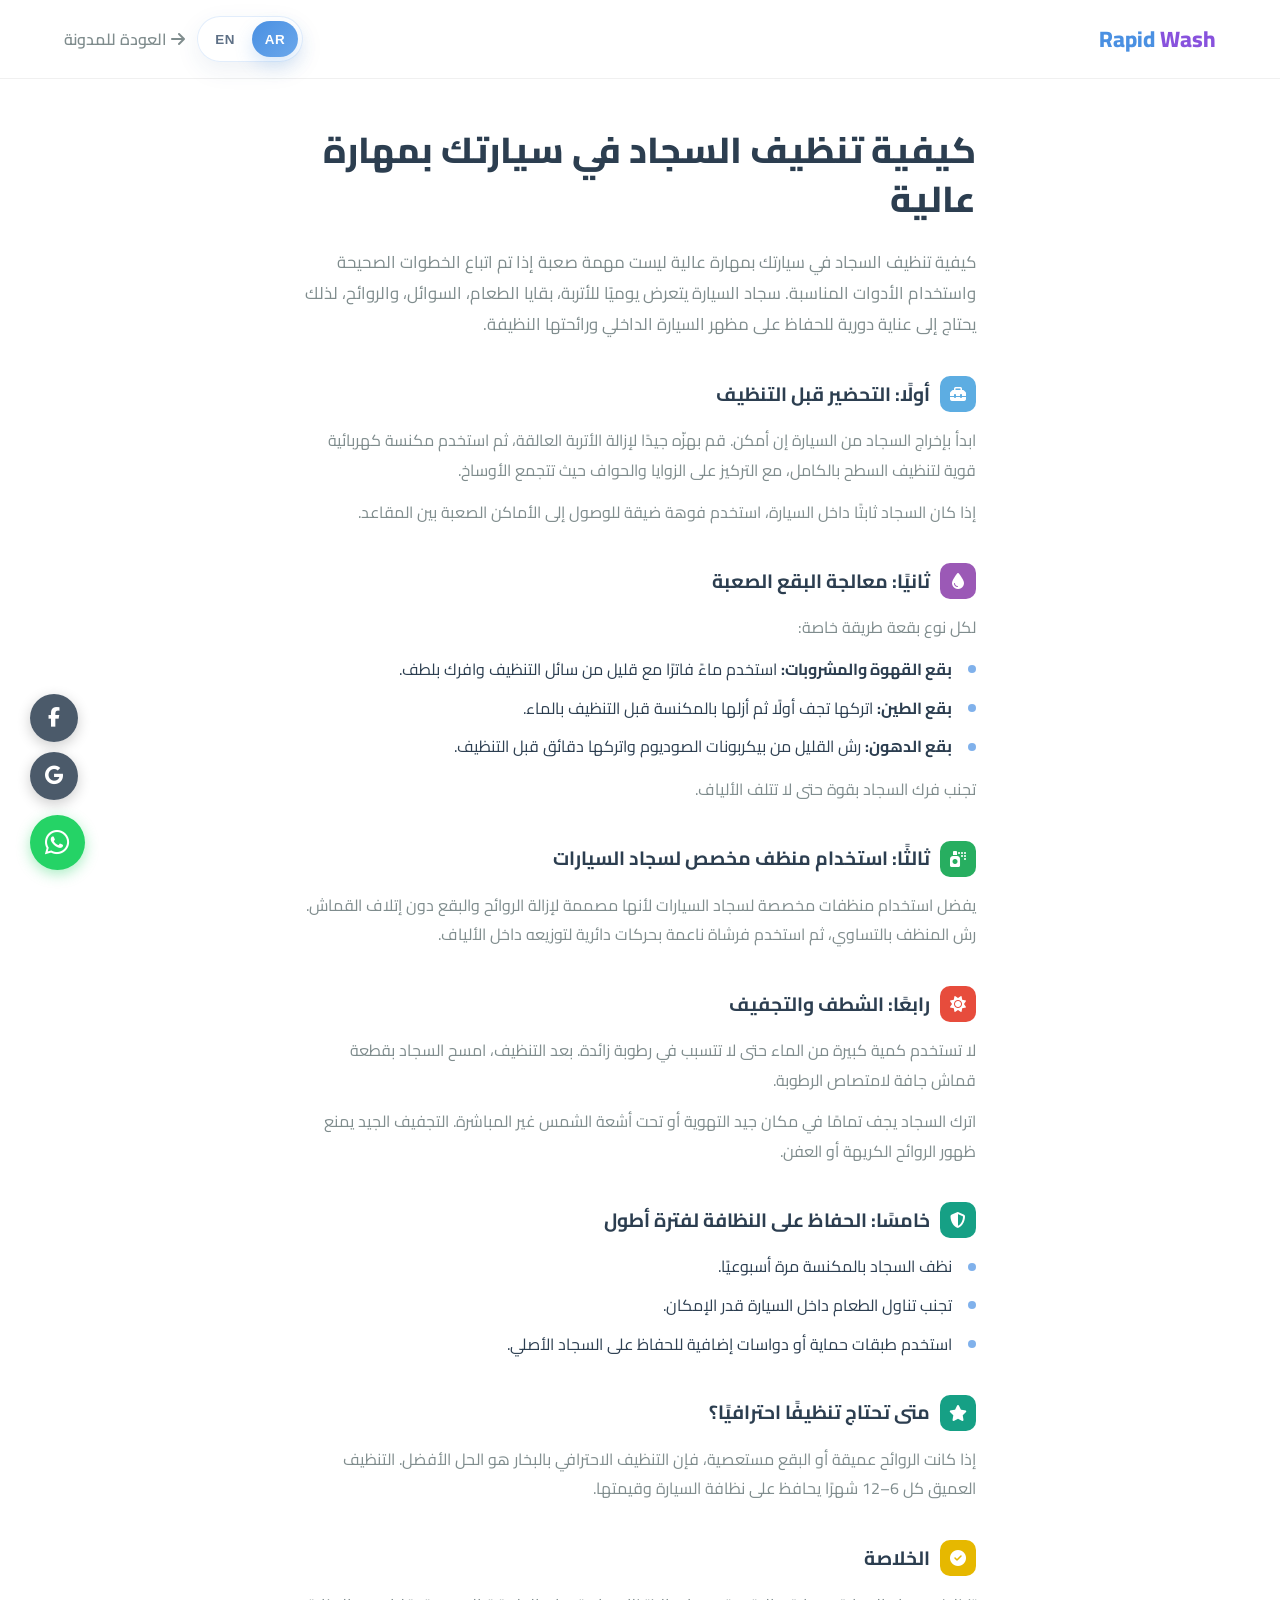
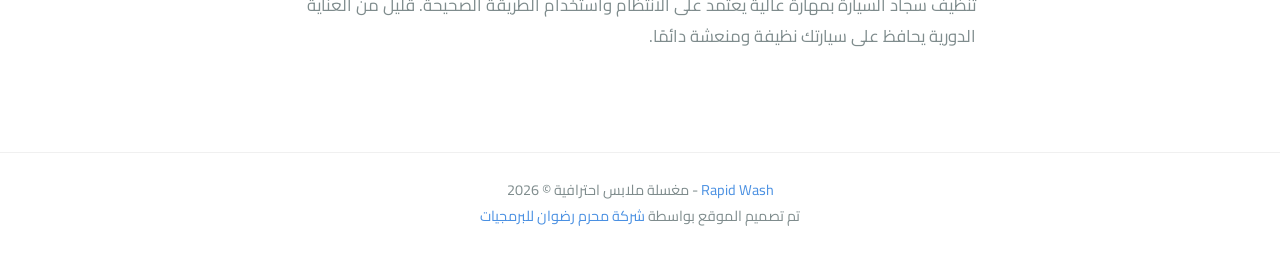
<file: blog-car-carpet.html>
<!DOCTYPE html>
<html lang="ar" dir="rtl">
<head>
    <meta charset="UTF-8">
    <meta name="viewport" content="width=device-width, initial-scale=1.0">
    <title>كيفية تنظيف السجاد في سيارتك بمهارة عالية | Rapid Wash</title>
    <link href="https://fonts.googleapis.com/css2?family=Cairo:wght@300;400;600;700;800&display=swap" rel="stylesheet">
    <link rel="stylesheet" href="https://cdnjs.cloudflare.com/ajax/libs/font-awesome/6.4.0/css/all.min.css">
    <link rel="stylesheet" href="css/rapidwash-i18n.css">
    <script>
        (function() {
            try {
                if (window.localStorage.getItem('rapidwash-language') === 'en') {
                    document.documentElement.lang = 'en';
                    document.documentElement.dir = 'ltr';
                }
            } catch (error) {
                return;
            }
        })();
    </script>
    <style>
        :root {
            --primary-color: #4a90e2;
            --accent-color: #8852dd;
            --text-dark: #2c3e50;
            --text-gray: #7f8c8d;
            --bg-light: #ffffff;
            --bg-gray: #f7f9fc;
        }
        * { margin: 0; padding: 0; box-sizing: border-box; }
        body { font-family: 'Cairo', sans-serif; background: var(--bg-light); color: var(--text-dark); line-height: 1.8; }
        a { text-decoration: none; color: var(--primary-color); }
        .site-header {
            background: rgba(255,255,255,0.98);
            box-shadow: 0 1px 0 rgba(0,0,0,0.06);
            padding: 16px 5%;
        }
        .site-header .inner {
            max-width: 1200px;
            margin: 0 auto;
            display: flex;
            justify-content: space-between;
            align-items: center;
        }
        .site-header .logo { font-size: 1.4rem; font-weight: 800; color: var(--primary-color); }
        .site-header .logo span { color: var(--accent-color); }
        .site-header a.back { font-weight: 600; color: var(--text-gray); }
        .site-header a.back:hover { color: var(--primary-color); }
        .article-wrap {
            max-width: 720px;
            margin: 0 auto;
            padding: 48px 24px 64px;
        }
        .article-wrap h1 {
            font-size: clamp(1.75rem, 4vw, 2.25rem);
            font-weight: 800;
            color: var(--text-dark);
            margin-bottom: 24px;
            line-height: 1.35;
        }
        .article-intro {
            font-size: 1.05rem;
            color: var(--text-gray);
            margin-bottom: 36px;
            line-height: 1.85;
        }
        .article-section {
            margin-bottom: 36px;
        }
        .article-section h2 {
            font-size: 1.2rem;
            font-weight: 700;
            color: var(--text-dark);
            margin-bottom: 14px;
            display: flex;
            align-items: center;
            gap: 10px;
        }
        .article-section h2 .icon {
            width: 36px;
            height: 36px;
            border-radius: 10px;
            display: inline-flex;
            align-items: center;
            justify-content: center;
            font-size: 1rem;
            color: #fff;
        }
        .article-section .section-intro,
        .article-section p {
            color: var(--text-gray);
            margin-bottom: 12px;
            font-size: 1rem;
            line-height: 1.85;
        }
        .article-section ul {
            list-style: none;
            padding-right: 0;
        }
        .article-section li {
            position: relative;
            padding-right: 24px;
            margin-bottom: 10px;
            color: var(--text-dark);
            font-size: 1rem;
        }
        .article-section li::before {
            content: '';
            position: absolute;
            right: 0;
            top: 0.65em;
            width: 8px;
            height: 8px;
            border-radius: 50%;
            background: var(--primary-color);
            opacity: 0.7;
        }
        .article-section.conclusion h2 .icon { background: #e6b800; }
        .article-section.conclusion p { color: var(--text-gray); font-size: 1.05rem; }
        .article-section.pro-tip h2 .icon { background: #16a085; }
        .site-footer {
            text-align: center;
            padding: 24px;
            color: var(--text-gray);
            font-size: 0.9rem;
            border-top: 1px solid rgba(0,0,0,0.06);
        }
        .site-footer a { color: var(--primary-color); }
        .social-float {
            position: fixed; left: 30px; bottom: 100px; z-index: 99;
            display: flex; flex-direction: column; gap: 10px;
        }
        .social-float a {
            display: flex; align-items: center; justify-content: center;
            width: 48px; height: 48px; border-radius: 50%; color: #fff;
            background: rgba(44, 62, 80, 0.85); box-shadow: 0 4px 14px rgba(0,0,0,0.2);
            transition: 0.3s;
        }
        .social-float a:hover { transform: translateY(-3px); color: #fff; }
        .social-float a.social-fb:hover { background: #1877f2; }
        .social-float a.social-google:hover { background: #4285f4; }
        .social-float a i { font-size: 1.2rem; }
        @media (max-width: 768px) {
            .social-float { left: max(20px, env(safe-area-inset-left, 20px)); bottom: calc(95px + env(safe-area-inset-bottom, 0px)); }
            .social-float a { width: 44px; height: 44px; }
        }
        .wa-float {
            position: fixed; bottom: 30px; left: 30px; background-color: #25d366; color: #fff;
            width: 55px; height: 55px; border-radius: 50%; font-size: 28px;
            box-shadow: 0 4px 14px rgba(37, 211, 102, 0.4); z-index: 100;
            display: flex; align-items: center; justify-content: center; transition: 0.3s;
        }
        .wa-float:hover { transform: scale(1.05); color: #fff; }
        @media (max-width: 768px) {
            .wa-float { left: max(20px, env(safe-area-inset-left, 20px)); bottom: max(20px, env(safe-area-inset-bottom, 20px)); width: 50px; height: 50px; font-size: 26px; }
        }
    </style>
</head>
<body data-page="blog-car-carpet">
    <div class="social-float">
        <a href="https://www.facebook.com/people/Rapid-Wash/61552654572607/" target="_blank" rel="noopener noreferrer" class="social-fb" aria-label="فيسبوك"><i class="fab fa-facebook-f"></i></a>
        <a href="https://www.google.com/maps/place/14+%D8%B4%D8%A7%D8%B1%D8%B9+%D8%A7%D9%84%D8%A3%D9%82%D8%B5%D9%8A+-+Al+Rashidiya+3+-+Ajman%E2%80%AD/@25.3953186,55.435389,17z/data=!3m1!4b1!4m6!3m5!1s0x3e5f59dab01d4887:0xf356e7e96817700c!8m2!3d25.3953186!4d55.435389!16s%2Fg%2F11pqs3h8qr?entry=ttu" target="_blank" rel="noopener noreferrer" class="social-google" aria-label="جوجل"><i class="fab fa-google"></i></a>
    </div>
    <a href="https://wa.me/971524412009" target="_blank" rel="noopener noreferrer" class="wa-float" aria-label="واتساب"><i class="fab fa-whatsapp"></i></a>
    <header class="site-header">
        <div class="inner">
            <a href="index.html" class="logo"><bdi dir="ltr">Rapid <span>Wash</span></bdi></a>
            <div class="header-tools">
                <div class="lang-switcher" data-language-switcher></div>
                <a href="index.html#blog" class="back"><i class="fas fa-arrow-right"></i> العودة للمدونة</a>
            </div>
        </div>
    </header>

    <article class="article-wrap">
        <h1>كيفية تنظيف السجاد في سيارتك بمهارة عالية</h1>
        <p class="article-intro">
            كيفية تنظيف السجاد في سيارتك بمهارة عالية ليست مهمة صعبة إذا تم اتباع الخطوات الصحيحة واستخدام الأدوات المناسبة. سجاد السيارة يتعرض يوميًا للأتربة، بقايا الطعام، السوائل، والروائح، لذلك يحتاج إلى عناية دورية للحفاظ على مظهر السيارة الداخلي ورائحتها النظيفة.
        </p>

        <section class="article-section">
            <h2><span class="icon" style="background:#5dade2;"><i class="fas fa-toolbox"></i></span> أولًا: التحضير قبل التنظيف</h2>
            <p>ابدأ بإخراج السجاد من السيارة إن أمكن. قم بهزّه جيدًا لإزالة الأتربة العالقة، ثم استخدم مكنسة كهربائية قوية لتنظيف السطح بالكامل، مع التركيز على الزوايا والحواف حيث تتجمع الأوساخ.</p>
            <p>إذا كان السجاد ثابتًا داخل السيارة، استخدم فوهة ضيقة للوصول إلى الأماكن الصعبة بين المقاعد.</p>
        </section>

        <section class="article-section">
            <h2><span class="icon" style="background:#9b59b6;"><i class="fas fa-droplet"></i></span> ثانيًا: معالجة البقع الصعبة</h2>
            <p class="section-intro">لكل نوع بقعة طريقة خاصة:</p>
            <ul>
                <li><strong>بقع القهوة والمشروبات:</strong> استخدم ماءً فاترًا مع قليل من سائل التنظيف وافرك بلطف.</li>
                <li><strong>بقع الطين:</strong> اتركها تجف أولًا ثم أزلها بالمكنسة قبل التنظيف بالماء.</li>
                <li><strong>بقع الدهون:</strong> رش القليل من بيكربونات الصوديوم واتركها دقائق قبل التنظيف.</li>
            </ul>
            <p style="margin-top:14px;">تجنب فرك السجاد بقوة حتى لا تتلف الألياف.</p>
        </section>

        <section class="article-section">
            <h2><span class="icon" style="background:#27ae60;"><i class="fas fa-spray-can"></i></span> ثالثًا: استخدام منظف مخصص لسجاد السيارات</h2>
            <p>يفضل استخدام منظفات مخصصة لسجاد السيارات لأنها مصممة لإزالة الروائح والبقع دون إتلاف القماش. رش المنظف بالتساوي، ثم استخدم فرشاة ناعمة بحركات دائرية لتوزيعه داخل الألياف.</p>
        </section>

        <section class="article-section">
            <h2><span class="icon" style="background:#e74c3c;"><i class="fas fa-sun"></i></span> رابعًا: الشطف والتجفيف</h2>
            <p>لا تستخدم كمية كبيرة من الماء حتى لا تتسبب في رطوبة زائدة. بعد التنظيف، امسح السجاد بقطعة قماش جافة لامتصاص الرطوبة.</p>
            <p>اترك السجاد يجف تمامًا في مكان جيد التهوية أو تحت أشعة الشمس غير المباشرة. التجفيف الجيد يمنع ظهور الروائح الكريهة أو العفن.</p>
        </section>

        <section class="article-section">
            <h2><span class="icon" style="background:#16a085;"><i class="fas fa-shield-halved"></i></span> خامسًا: الحفاظ على النظافة لفترة أطول</h2>
            <ul>
                <li>نظف السجاد بالمكنسة مرة أسبوعيًا.</li>
                <li>تجنب تناول الطعام داخل السيارة قدر الإمكان.</li>
                <li>استخدم طبقات حماية أو دواسات إضافية للحفاظ على السجاد الأصلي.</li>
            </ul>
        </section>

        <section class="article-section pro-tip">
            <h2><span class="icon"><i class="fas fa-star"></i></span> متى تحتاج تنظيفًا احترافيًا؟</h2>
            <p>إذا كانت الروائح عميقة أو البقع مستعصية، فإن التنظيف الاحترافي بالبخار هو الحل الأفضل. التنظيف العميق كل 6–12 شهرًا يحافظ على نظافة السيارة وقيمتها.</p>
        </section>

        <section class="article-section conclusion">
            <h2><span class="icon"><i class="fas fa-check-circle"></i></span> الخلاصة</h2>
            <p>
                تنظيف سجاد السيارة بمهارة عالية يعتمد على الانتظام واستخدام الطريقة الصحيحة. قليل من العناية الدورية يحافظ على سيارتك نظيفة ومنعشة دائمًا.
            </p>
        </section>
    </article>

    <footer class="site-footer">
        <a href="index.html">Rapid Wash</a> - مغسلة ملابس احترافية &copy; 2026
        <br>
        تم تصميم الموقع بواسطة
        <a href="https://moharamradwan.com/" target="_blank" rel="noopener noreferrer">شركة محرم رضوان للبرمجيات</a>
    </footer>
    <script src="js/rapidwash-i18n.js"></script>
</body>
</html>
</file>
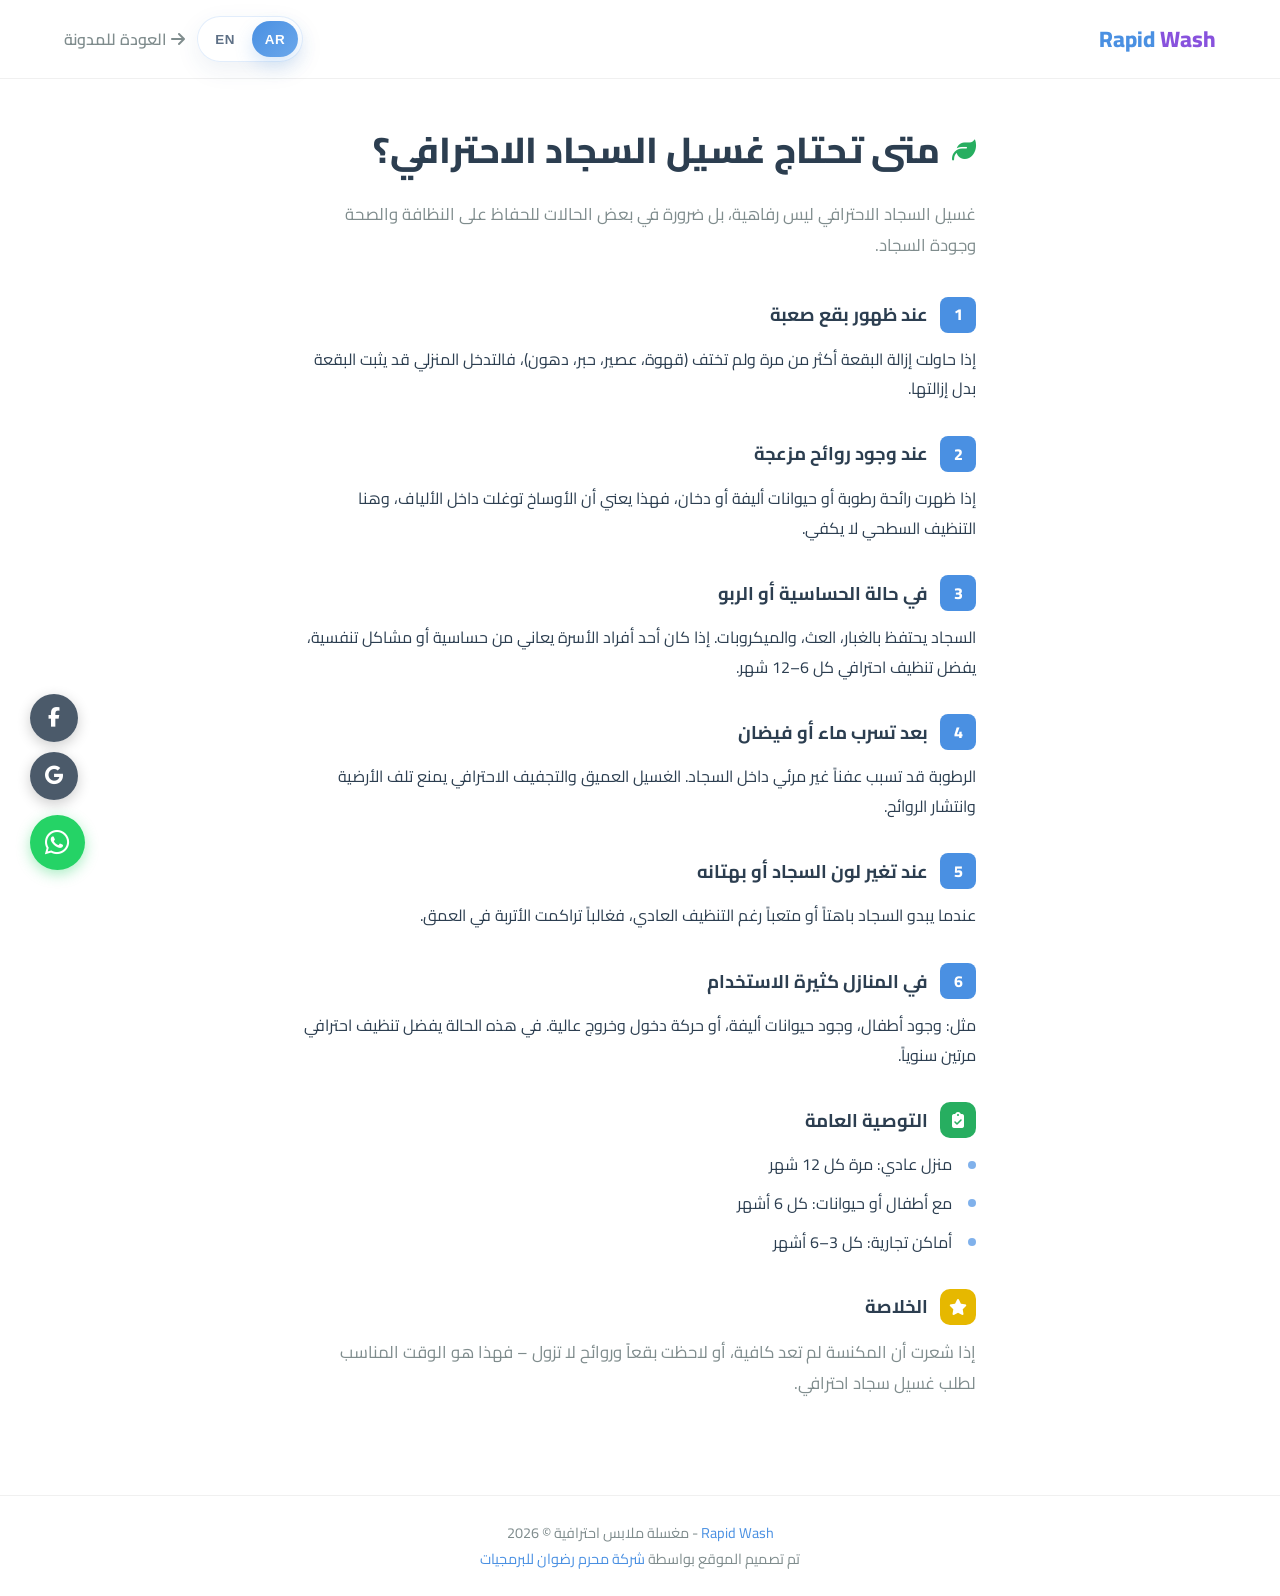
<file: blog-carpet-washing.html>
<!DOCTYPE html>
<html lang="ar" dir="rtl">
<head>
    <meta charset="UTF-8">
    <meta name="viewport" content="width=device-width, initial-scale=1.0">
    <title>متى تحتاج غسيل السجاد الاحترافي؟ | Rapid Wash</title>
    <link href="https://fonts.googleapis.com/css2?family=Cairo:wght@300;400;600;700;800&display=swap" rel="stylesheet">
    <link rel="stylesheet" href="https://cdnjs.cloudflare.com/ajax/libs/font-awesome/6.4.0/css/all.min.css">
    <link rel="stylesheet" href="css/rapidwash-i18n.css">
    <script>
        (function() {
            try {
                if (window.localStorage.getItem('rapidwash-language') === 'en') {
                    document.documentElement.lang = 'en';
                    document.documentElement.dir = 'ltr';
                }
            } catch (error) {
                return;
            }
        })();
    </script>
    <style>
        :root {
            --primary-color: #4a90e2;
            --accent-color: #8852dd;
            --text-dark: #2c3e50;
            --text-gray: #7f8c8d;
            --bg-light: #ffffff;
            --bg-gray: #f7f9fc;
        }
        * { margin: 0; padding: 0; box-sizing: border-box; }
        body { font-family: 'Cairo', sans-serif; background: var(--bg-light); color: var(--text-dark); line-height: 1.8; }
        a { text-decoration: none; color: var(--primary-color); }
        .site-header {
            background: rgba(255,255,255,0.98);
            box-shadow: 0 1px 0 rgba(0,0,0,0.06);
            padding: 16px 5%;
        }
        .site-header .inner {
            max-width: 1200px;
            margin: 0 auto;
            display: flex;
            justify-content: space-between;
            align-items: center;
        }
        .site-header .logo { font-size: 1.4rem; font-weight: 800; color: var(--primary-color); }
        .site-header .logo span { color: var(--accent-color); }
        .site-header a.back { font-weight: 600; color: var(--text-gray); }
        .site-header a.back:hover { color: var(--primary-color); }
        .article-wrap {
            max-width: 720px;
            margin: 0 auto;
            padding: 48px 24px 64px;
        }
        .article-wrap h1 {
            font-size: clamp(1.75rem, 4vw, 2.25rem);
            font-weight: 800;
            color: var(--text-dark);
            margin-bottom: 24px;
            line-height: 1.35;
            display: flex;
            align-items: center;
            gap: 12px;
        }
        .article-wrap h1 .title-icon {
            color: #27ae60;
            font-size: 1.5rem;
        }
        .article-intro {
            font-size: 1.05rem;
            color: var(--text-gray);
            margin-bottom: 36px;
            line-height: 1.85;
        }
        .article-section {
            margin-bottom: 32px;
        }
        .article-section h2 {
            font-size: 1.15rem;
            font-weight: 700;
            color: var(--text-dark);
            margin-bottom: 12px;
            display: flex;
            align-items: center;
            gap: 12px;
        }
        .article-section h2 .num {
            width: 36px;
            height: 36px;
            border-radius: 8px;
            background: var(--primary-color);
            color: #fff;
            display: inline-flex;
            align-items: center;
            justify-content: center;
            font-size: 1rem;
            font-weight: 800;
        }
        .article-section h2 .icon {
            width: 36px;
            height: 36px;
            border-radius: 10px;
            display: inline-flex;
            align-items: center;
            justify-content: center;
            font-size: 1rem;
            color: #fff;
        }
        .article-section p {
            color: var(--text-dark);
            font-size: 1rem;
            line-height: 1.85;
        }
        .article-section ul {
            list-style: none;
            padding-right: 0;
        }
        .article-section li {
            position: relative;
            padding-right: 24px;
            margin-bottom: 10px;
            color: var(--text-dark);
            font-size: 1rem;
        }
        .article-section li::before {
            content: '';
            position: absolute;
            right: 0;
            top: 0.65em;
            width: 8px;
            height: 8px;
            border-radius: 50%;
            background: var(--primary-color);
            opacity: 0.7;
        }
        .article-section.conclusion h2 .icon { background: #e6b800; }
        .article-section.conclusion p { color: var(--text-gray); font-size: 1.05rem; }
        .site-footer {
            text-align: center;
            padding: 24px;
            color: var(--text-gray);
            font-size: 0.9rem;
            border-top: 1px solid rgba(0,0,0,0.06);
        }
        .site-footer a { color: var(--primary-color); }
        .social-float {
            position: fixed; left: 30px; bottom: 100px; z-index: 99;
            display: flex; flex-direction: column; gap: 10px;
        }
        .social-float a {
            display: flex; align-items: center; justify-content: center;
            width: 48px; height: 48px; border-radius: 50%; color: #fff;
            background: rgba(44, 62, 80, 0.85); box-shadow: 0 4px 14px rgba(0,0,0,0.2);
            transition: 0.3s;
        }
        .social-float a:hover { transform: translateY(-3px); color: #fff; }
        .social-float a.social-fb:hover { background: #1877f2; }
        .social-float a.social-google:hover { background: #4285f4; }
        .social-float a i { font-size: 1.2rem; }
        @media (max-width: 768px) {
            .social-float { left: max(20px, env(safe-area-inset-left, 20px)); bottom: calc(95px + env(safe-area-inset-bottom, 0px)); }
            .social-float a { width: 44px; height: 44px; }
        }
        .wa-float {
            position: fixed; bottom: 30px; left: 30px; background-color: #25d366; color: #fff;
            width: 55px; height: 55px; border-radius: 50%; font-size: 28px;
            box-shadow: 0 4px 14px rgba(37, 211, 102, 0.4); z-index: 100;
            display: flex; align-items: center; justify-content: center; transition: 0.3s;
        }
        .wa-float:hover { transform: scale(1.05); color: #fff; }
        @media (max-width: 768px) {
            .wa-float { left: max(20px, env(safe-area-inset-left, 20px)); bottom: max(20px, env(safe-area-inset-bottom, 20px)); width: 50px; height: 50px; font-size: 26px; }
        }
    </style>
</head>
<body data-page="blog-carpet-washing">
    <div class="social-float">
        <a href="https://www.facebook.com/people/Rapid-Wash/61552654572607/" target="_blank" rel="noopener noreferrer" class="social-fb" aria-label="فيسبوك"><i class="fab fa-facebook-f"></i></a>
        <a href="https://www.google.com/maps/place/14+%D8%B4%D8%A7%D8%B1%D8%B9+%D8%A7%D9%84%D8%A3%D9%82%D8%B5%D9%8A+-+Al+Rashidiya+3+-+Ajman%E2%80%AD/@25.3953186,55.435389,17z/data=!3m1!4b1!4m6!3m5!1s0x3e5f59dab01d4887:0xf356e7e96817700c!8m2!3d25.3953186!4d55.435389!16s%2Fg%2F11pqs3h8qr?entry=ttu" target="_blank" rel="noopener noreferrer" class="social-google" aria-label="جوجل"><i class="fab fa-google"></i></a>
    </div>
    <a href="https://wa.me/971524412009" target="_blank" rel="noopener noreferrer" class="wa-float" aria-label="واتساب"><i class="fab fa-whatsapp"></i></a>
    <header class="site-header">
        <div class="inner">
            <a href="index.html" class="logo"><bdi dir="ltr">Rapid <span>Wash</span></bdi></a>
            <div class="header-tools">
                <div class="lang-switcher" data-language-switcher></div>
                <a href="index.html#blog" class="back"><i class="fas fa-arrow-right"></i> العودة للمدونة</a>
            </div>
        </div>
    </header>

    <article class="article-wrap">
        <h1><i class="fas fa-leaf title-icon"></i> متى تحتاج غسيل السجاد الاحترافي؟</h1>
        <p class="article-intro">
            غسيل السجاد الاحترافي ليس رفاهية، بل ضرورة في بعض الحالات للحفاظ على النظافة والصحة وجودة السجاد.
        </p>

        <section class="article-section">
            <h2><span class="num">1</span> عند ظهور بقع صعبة</h2>
            <p>إذا حاولت إزالة البقعة أكثر من مرة ولم تختف (قهوة، عصير، حبر، دهون)، فالتدخل المنزلي قد يثبت البقعة بدل إزالتها.</p>
        </section>

        <section class="article-section">
            <h2><span class="num">2</span> عند وجود روائح مزعجة</h2>
            <p>إذا ظهرت رائحة رطوبة أو حيوانات أليفة أو دخان، فهذا يعني أن الأوساخ توغلت داخل الألياف، وهنا التنظيف السطحي لا يكفي.</p>
        </section>

        <section class="article-section">
            <h2><span class="num">3</span> في حالة الحساسية أو الربو</h2>
            <p>السجاد يحتفظ بالغبار، العث، والميكروبات. إذا كان أحد أفراد الأسرة يعاني من حساسية أو مشاكل تنفسية، يفضل تنظيف احترافي كل 6–12 شهر.</p>
        </section>

        <section class="article-section">
            <h2><span class="num">4</span> بعد تسرب ماء أو فيضان</h2>
            <p>الرطوبة قد تسبب عفناً غير مرئي داخل السجاد. الغسيل العميق والتجفيف الاحترافي يمنع تلف الأرضية وانتشار الروائح.</p>
        </section>

        <section class="article-section">
            <h2><span class="num">5</span> عند تغير لون السجاد أو بهتانه</h2>
            <p>عندما يبدو السجاد باهتاً أو متعباً رغم التنظيف العادي، فغالباً تراكمت الأتربة في العمق.</p>
        </section>

        <section class="article-section">
            <h2><span class="num">6</span> في المنازل كثيرة الاستخدام</h2>
            <p>مثل: وجود أطفال، وجود حيوانات أليفة، أو حركة دخول وخروج عالية. في هذه الحالة يفضل تنظيف احترافي مرتين سنوياً.</p>
        </section>

        <section class="article-section">
            <h2><span class="icon" style="background:#27ae60;"><i class="fas fa-clipboard-check"></i></span> التوصية العامة</h2>
            <ul>
                <li>منزل عادي: مرة كل 12 شهر</li>
                <li>مع أطفال أو حيوانات: كل 6 أشهر</li>
                <li>أماكن تجارية: كل 3–6 أشهر</li>
            </ul>
        </section>

        <section class="article-section conclusion">
            <h2><span class="icon"><i class="fas fa-star"></i></span> الخلاصة</h2>
            <p>
                إذا شعرت أن المكنسة لم تعد كافية، أو لاحظت بقعاً وروائح لا تزول – فهذا هو الوقت المناسب لطلب غسيل سجاد احترافي.
            </p>
        </section>
    </article>

    <footer class="site-footer">
        <a href="index.html">Rapid Wash</a> - مغسلة ملابس احترافية &copy; 2026
        <br>
        تم تصميم الموقع بواسطة
        <a href="https://moharamradwan.com/" target="_blank" rel="noopener noreferrer">شركة محرم رضوان للبرمجيات</a>
    </footer>
    <script src="js/rapidwash-i18n.js"></script>
</body>
</html>
</file>
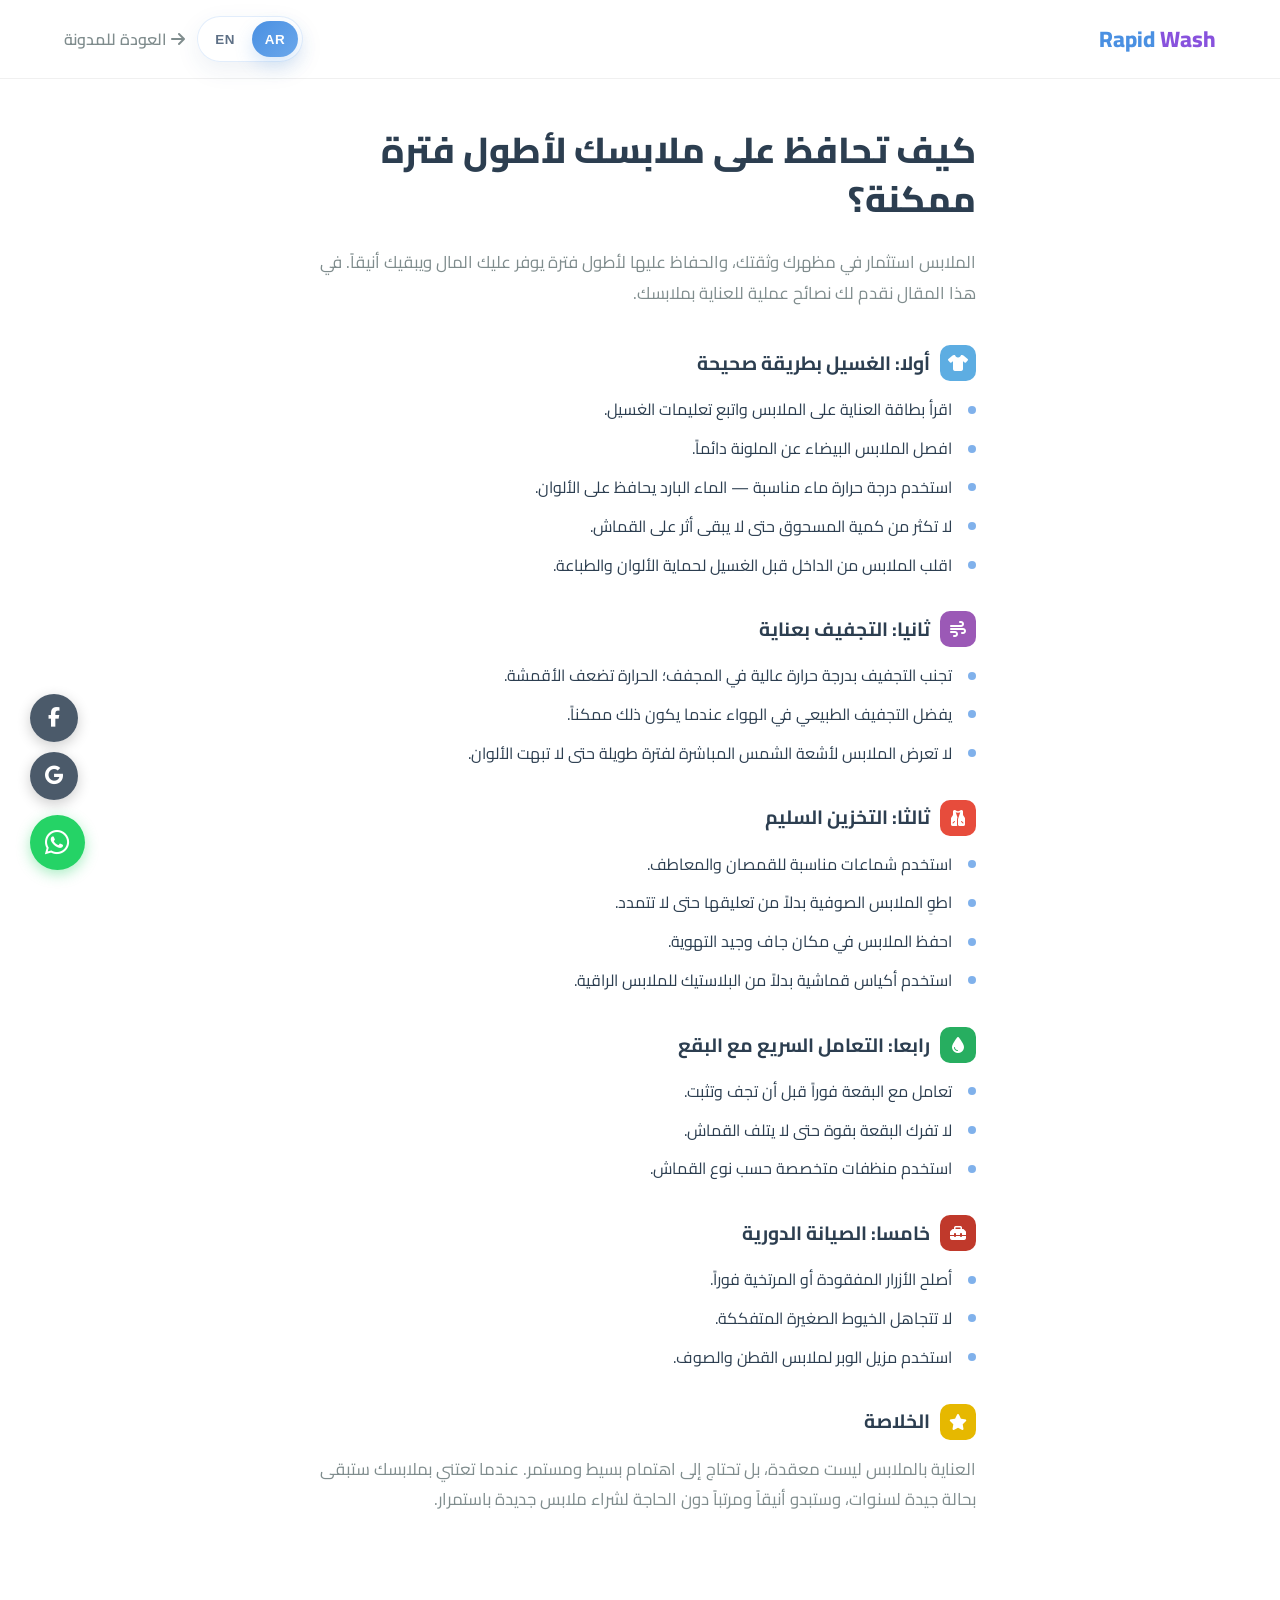
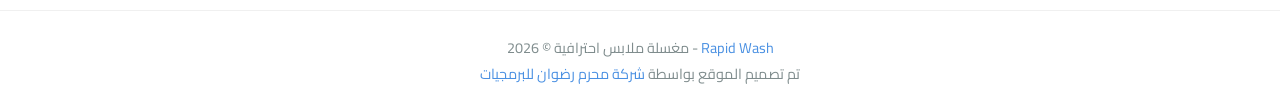
<file: blog-keep-clothes.html>
<!DOCTYPE html>
<html lang="ar" dir="rtl">
<head>
    <meta charset="UTF-8">
    <meta name="viewport" content="width=device-width, initial-scale=1.0">
    <title>كيف تحافظ على ملابسك لأطول فترة ممكنة؟ | Rapid Wash</title>
    <link href="https://fonts.googleapis.com/css2?family=Cairo:wght@300;400;600;700;800&display=swap" rel="stylesheet">
    <link rel="stylesheet" href="https://cdnjs.cloudflare.com/ajax/libs/font-awesome/6.4.0/css/all.min.css">
    <link rel="stylesheet" href="css/rapidwash-i18n.css">
    <script>
        (function() {
            try {
                if (window.localStorage.getItem('rapidwash-language') === 'en') {
                    document.documentElement.lang = 'en';
                    document.documentElement.dir = 'ltr';
                }
            } catch (error) {
                return;
            }
        })();
    </script>
    <style>
        :root {
            --primary-color: #4a90e2;
            --accent-color: #8852dd;
            --text-dark: #2c3e50;
            --text-gray: #7f8c8d;
            --bg-light: #ffffff;
            --bg-gray: #f7f9fc;
        }
        * { margin: 0; padding: 0; box-sizing: border-box; }
        body { font-family: 'Cairo', sans-serif; background: var(--bg-light); color: var(--text-dark); line-height: 1.8; }
        a { text-decoration: none; color: var(--primary-color); }
        .site-header {
            background: rgba(255,255,255,0.98);
            box-shadow: 0 1px 0 rgba(0,0,0,0.06);
            padding: 16px 5%;
        }
        .site-header .inner {
            max-width: 1200px;
            margin: 0 auto;
            display: flex;
            justify-content: space-between;
            align-items: center;
        }
        .site-header .logo { font-size: 1.4rem; font-weight: 800; color: var(--primary-color); }
        .site-header .logo span { color: var(--accent-color); }
        .site-header a.back { font-weight: 600; color: var(--text-gray); }
        .site-header a.back:hover { color: var(--primary-color); }
        .article-wrap {
            max-width: 720px;
            margin: 0 auto;
            padding: 48px 24px 64px;
        }
        .article-wrap h1 {
            font-size: clamp(1.75rem, 4vw, 2.25rem);
            font-weight: 800;
            color: var(--text-dark);
            margin-bottom: 24px;
            line-height: 1.35;
        }
        .article-intro {
            font-size: 1.05rem;
            color: var(--text-gray);
            margin-bottom: 36px;
            line-height: 1.85;
        }
        .article-section {
            margin-bottom: 32px;
        }
        .article-section h2 {
            font-size: 1.2rem;
            font-weight: 700;
            color: var(--text-dark);
            margin-bottom: 14px;
            display: flex;
            align-items: center;
            gap: 10px;
        }
        .article-section h2 .icon {
            width: 36px;
            height: 36px;
            border-radius: 10px;
            display: inline-flex;
            align-items: center;
            justify-content: center;
            font-size: 1rem;
            color: #fff;
        }
        .article-section ul {
            list-style: none;
            padding-right: 0;
        }
        .article-section li {
            position: relative;
            padding-right: 24px;
            margin-bottom: 10px;
            color: var(--text-dark);
            font-size: 1rem;
        }
        .article-section li::before {
            content: '';
            position: absolute;
            right: 0;
            top: 0.65em;
            width: 8px;
            height: 8px;
            border-radius: 50%;
            background: var(--primary-color);
            opacity: 0.7;
        }
        .article-section.conclusion h2 .icon { background: #e6b800; }
        .article-section.conclusion p { color: var(--text-gray); font-size: 1.05rem; }
        .site-footer {
            text-align: center;
            padding: 24px;
            color: var(--text-gray);
            font-size: 0.9rem;
            border-top: 1px solid rgba(0,0,0,0.06);
        }
        .site-footer a { color: var(--primary-color); }
        .social-float {
            position: fixed; left: 30px; bottom: 100px; z-index: 99;
            display: flex; flex-direction: column; gap: 10px;
        }
        .social-float a {
            display: flex; align-items: center; justify-content: center;
            width: 48px; height: 48px; border-radius: 50%; color: #fff;
            background: rgba(44, 62, 80, 0.85); box-shadow: 0 4px 14px rgba(0,0,0,0.2);
            transition: 0.3s;
        }
        .social-float a:hover { transform: translateY(-3px); color: #fff; }
        .social-float a.social-fb:hover { background: #1877f2; }
        .social-float a.social-google:hover { background: #4285f4; }
        .social-float a i { font-size: 1.2rem; }
        @media (max-width: 768px) {
            .social-float { left: max(20px, env(safe-area-inset-left, 20px)); bottom: calc(95px + env(safe-area-inset-bottom, 0px)); }
            .social-float a { width: 44px; height: 44px; }
        }
        .wa-float {
            position: fixed; bottom: 30px; left: 30px; background-color: #25d366; color: #fff;
            width: 55px; height: 55px; border-radius: 50%; font-size: 28px;
            box-shadow: 0 4px 14px rgba(37, 211, 102, 0.4); z-index: 100;
            display: flex; align-items: center; justify-content: center; transition: 0.3s;
        }
        .wa-float:hover { transform: scale(1.05); color: #fff; }
        @media (max-width: 768px) {
            .wa-float { left: max(20px, env(safe-area-inset-left, 20px)); bottom: max(20px, env(safe-area-inset-bottom, 20px)); width: 50px; height: 50px; font-size: 26px; }
        }
    </style>
</head>
<body data-page="blog-keep-clothes">
    <div class="social-float">
        <a href="https://www.facebook.com/people/Rapid-Wash/61552654572607/" target="_blank" rel="noopener noreferrer" class="social-fb" aria-label="فيسبوك"><i class="fab fa-facebook-f"></i></a>
        <a href="https://www.google.com/maps/place/14+%D8%B4%D8%A7%D8%B1%D8%B9+%D8%A7%D9%84%D8%A3%D9%82%D8%B5%D9%8A+-+Al+Rashidiya+3+-+Ajman%E2%80%AD/@25.3953186,55.435389,17z/data=!3m1!4b1!4m6!3m5!1s0x3e5f59dab01d4887:0xf356e7e96817700c!8m2!3d25.3953186!4d55.435389!16s%2Fg%2F11pqs3h8qr?entry=ttu" target="_blank" rel="noopener noreferrer" class="social-google" aria-label="جوجل"><i class="fab fa-google"></i></a>
    </div>
    <a href="https://wa.me/971524412009" target="_blank" rel="noopener noreferrer" class="wa-float" aria-label="واتساب"><i class="fab fa-whatsapp"></i></a>
    <header class="site-header">
        <div class="inner">
            <a href="index.html" class="logo"><bdi dir="ltr">Rapid <span>Wash</span></bdi></a>
            <div class="header-tools">
                <div class="lang-switcher" data-language-switcher></div>
                <a href="index.html#blog" class="back"><i class="fas fa-arrow-right"></i> العودة للمدونة</a>
            </div>
        </div>
    </header>

    <article class="article-wrap">
        <h1>كيف تحافظ على ملابسك لأطول فترة ممكنة؟</h1>
        <p class="article-intro">
            الملابس استثمار في مظهرك وثقتك، والحفاظ عليها لأطول فترة يوفر عليك المال ويبقيك أنيقاً. في هذا المقال نقدم لك نصائح عملية للعناية بملابسك.
        </p>

        <section class="article-section">
            <h2><span class="icon" style="background:#5dade2;"><i class="fas fa-shirt"></i></span> أولا: الغسيل بطريقة صحيحة</h2>
            <ul>
                <li>اقرأ بطاقة العناية على الملابس واتبع تعليمات الغسيل.</li>
                <li>افصل الملابس البيضاء عن الملونة دائماً.</li>
                <li>استخدم درجة حرارة ماء مناسبة — الماء البارد يحافظ على الألوان.</li>
                <li>لا تكثر من كمية المسحوق حتى لا يبقى أثر على القماش.</li>
                <li>اقلب الملابس من الداخل قبل الغسيل لحماية الألوان والطباعة.</li>
            </ul>
        </section>

        <section class="article-section">
            <h2><span class="icon" style="background:#9b59b6;"><i class="fas fa-wind"></i></span> ثانيا: التجفيف بعناية</h2>
            <ul>
                <li>تجنب التجفيف بدرجة حرارة عالية في المجفف؛ الحرارة تضعف الأقمشة.</li>
                <li>يفضل التجفيف الطبيعي في الهواء عندما يكون ذلك ممكناً.</li>
                <li>لا تعرض الملابس لأشعة الشمس المباشرة لفترة طويلة حتى لا تبهت الألوان.</li>
            </ul>
        </section>

        <section class="article-section">
            <h2><span class="icon" style="background:#e74c3c;"><i class="fas fa-vest"></i></span> ثالثا: التخزين السليم</h2>
            <ul>
                <li>استخدم شماعات مناسبة للقمصان والمعاطف.</li>
                <li>اطوِ الملابس الصوفية بدلاً من تعليقها حتى لا تتمدد.</li>
                <li>احفظ الملابس في مكان جاف وجيد التهوية.</li>
                <li>استخدم أكياس قماشية بدلاً من البلاستيك للملابس الراقية.</li>
            </ul>
        </section>

        <section class="article-section">
            <h2><span class="icon" style="background:#27ae60;"><i class="fas fa-droplet"></i></span> رابعا: التعامل السريع مع البقع</h2>
            <ul>
                <li>تعامل مع البقعة فوراً قبل أن تجف وتثبت.</li>
                <li>لا تفرك البقعة بقوة حتى لا يتلف القماش.</li>
                <li>استخدم منظفات متخصصة حسب نوع القماش.</li>
            </ul>
        </section>

        <section class="article-section">
            <h2><span class="icon" style="background:#c0392b;"><i class="fas fa-toolbox"></i></span> خامسا: الصيانة الدورية</h2>
            <ul>
                <li>أصلح الأزرار المفقودة أو المرتخية فوراً.</li>
                <li>لا تتجاهل الخيوط الصغيرة المتفككة.</li>
                <li>استخدم مزيل الوبر لملابس القطن والصوف.</li>
            </ul>
        </section>

        <section class="article-section conclusion">
            <h2><span class="icon"><i class="fas fa-star"></i></span> الخلاصة</h2>
            <p>
                العناية بالملابس ليست معقدة، بل تحتاج إلى اهتمام بسيط ومستمر. عندما تعتني بملابسك ستبقى بحالة جيدة لسنوات، وستبدو أنيقاً ومرتباً دون الحاجة لشراء ملابس جديدة باستمرار.
            </p>
        </section>
    </article>

    <footer class="site-footer">
        <a href="index.html">Rapid Wash</a> - مغسلة ملابس احترافية &copy; 2026
        <br>
        تم تصميم الموقع بواسطة
        <a href="https://moharamradwan.com/" target="_blank" rel="noopener noreferrer">شركة محرم رضوان للبرمجيات</a>
    </footer>
    <script src="js/rapidwash-i18n.js"></script>
</body>
</html>
</file>
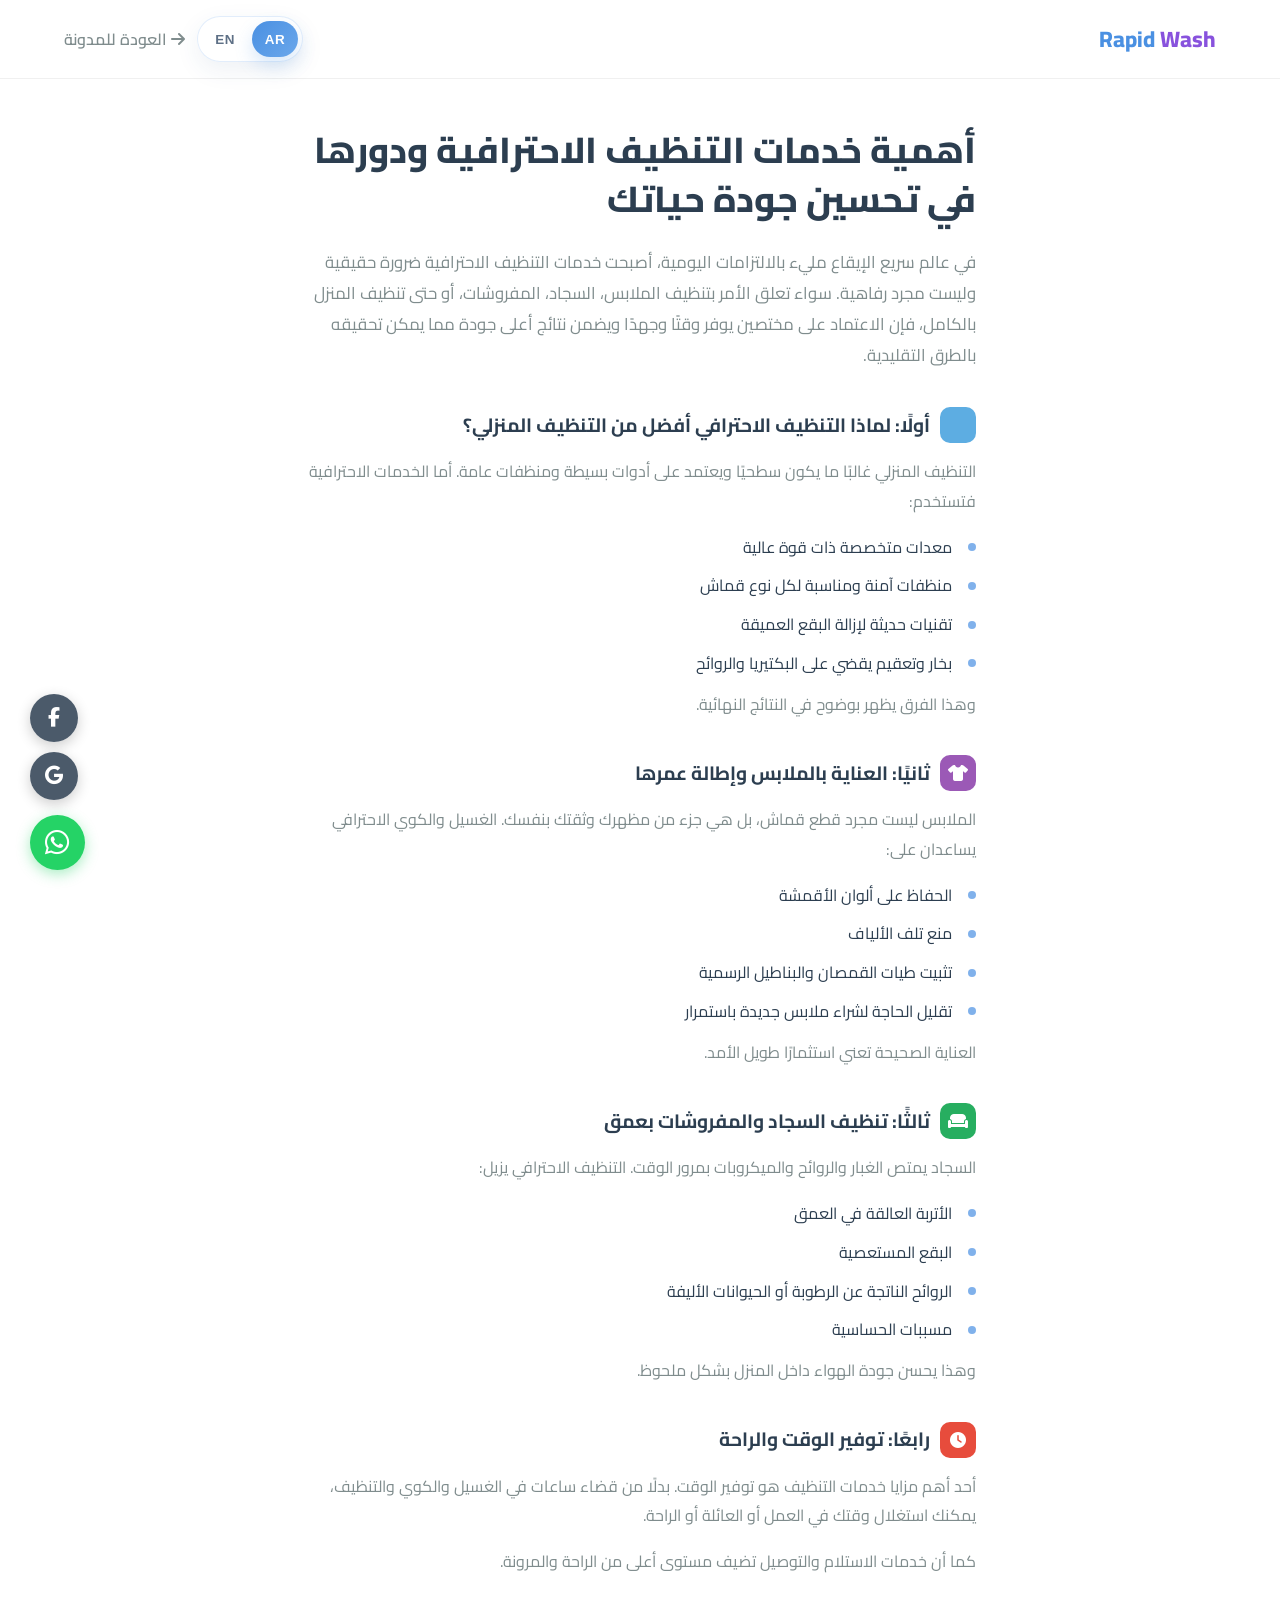
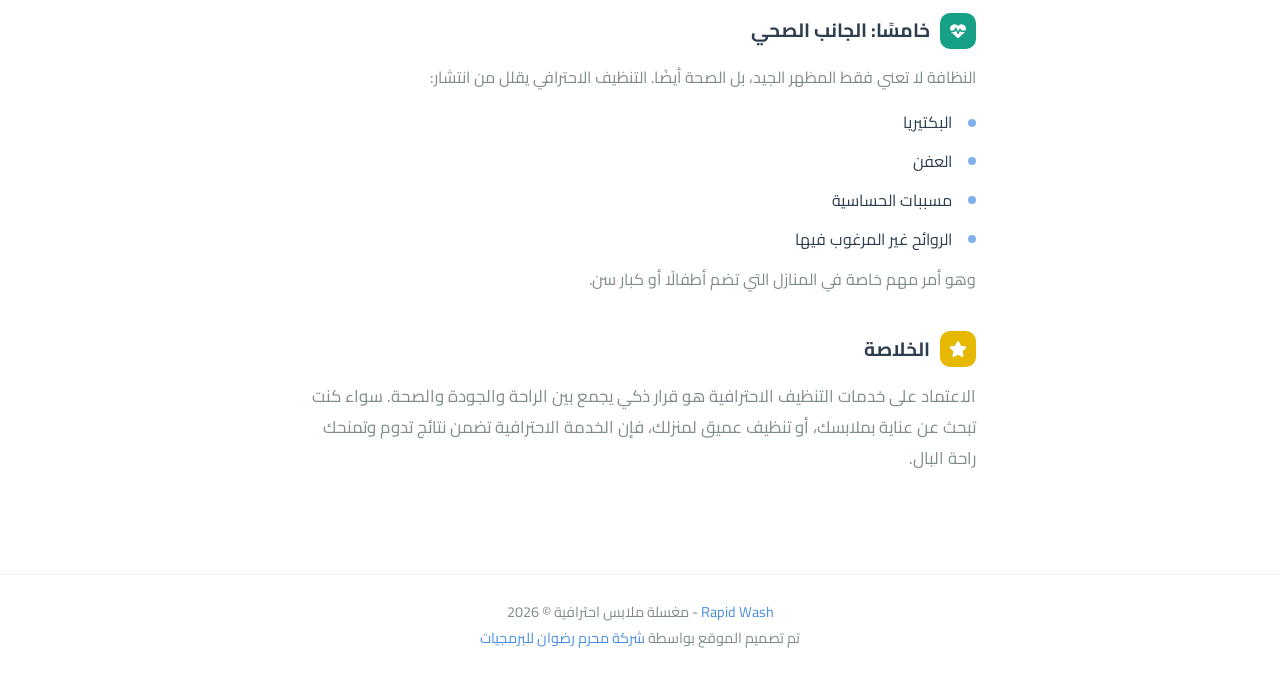
<file: blog-professional-cleaning.html>
<!DOCTYPE html>
<html lang="ar" dir="rtl">
<head>
    <meta charset="UTF-8">
    <meta name="viewport" content="width=device-width, initial-scale=1.0">
    <title>أهمية خدمات التنظيف الاحترافية ودورها في تحسين جودة حياتك | Rapid Wash</title>
    <link href="https://fonts.googleapis.com/css2?family=Cairo:wght@300;400;600;700;800&display=swap" rel="stylesheet">
    <link rel="stylesheet" href="https://cdnjs.cloudflare.com/ajax/libs/font-awesome/6.4.0/css/all.min.css">
    <link rel="stylesheet" href="css/rapidwash-i18n.css">
    <script>
        (function() {
            try {
                if (window.localStorage.getItem('rapidwash-language') === 'en') {
                    document.documentElement.lang = 'en';
                    document.documentElement.dir = 'ltr';
                }
            } catch (error) {
                return;
            }
        })();
    </script>
    <style>
        :root {
            --primary-color: #4a90e2;
            --accent-color: #8852dd;
            --text-dark: #2c3e50;
            --text-gray: #7f8c8d;
            --bg-light: #ffffff;
            --bg-gray: #f7f9fc;
        }
        * { margin: 0; padding: 0; box-sizing: border-box; }
        body { font-family: 'Cairo', sans-serif; background: var(--bg-light); color: var(--text-dark); line-height: 1.8; }
        a { text-decoration: none; color: var(--primary-color); }
        .site-header {
            background: rgba(255,255,255,0.98);
            box-shadow: 0 1px 0 rgba(0,0,0,0.06);
            padding: 16px 5%;
        }
        .site-header .inner {
            max-width: 1200px;
            margin: 0 auto;
            display: flex;
            justify-content: space-between;
            align-items: center;
        }
        .site-header .logo { font-size: 1.4rem; font-weight: 800; color: var(--primary-color); }
        .site-header .logo span { color: var(--accent-color); }
        .site-header a.back { font-weight: 600; color: var(--text-gray); }
        .site-header a.back:hover { color: var(--primary-color); }
        .article-wrap {
            max-width: 720px;
            margin: 0 auto;
            padding: 48px 24px 64px;
        }
        .article-wrap h1 {
            font-size: clamp(1.75rem, 4vw, 2.25rem);
            font-weight: 800;
            color: var(--text-dark);
            margin-bottom: 24px;
            line-height: 1.35;
        }
        .article-intro {
            font-size: 1.05rem;
            color: var(--text-gray);
            margin-bottom: 36px;
            line-height: 1.85;
        }
        .article-section {
            margin-bottom: 36px;
        }
        .article-section h2 {
            font-size: 1.2rem;
            font-weight: 700;
            color: var(--text-dark);
            margin-bottom: 14px;
            display: flex;
            align-items: center;
            gap: 10px;
        }
        .article-section h2 .icon {
            width: 36px;
            height: 36px;
            border-radius: 10px;
            display: inline-flex;
            align-items: center;
            justify-content: center;
            font-size: 1rem;
            color: #fff;
        }
        .article-section .section-intro {
            color: var(--text-gray);
            margin-bottom: 16px;
            font-size: 1rem;
            line-height: 1.85;
        }
        .article-section ul {
            list-style: none;
            padding-right: 0;
        }
        .article-section li {
            position: relative;
            padding-right: 24px;
            margin-bottom: 10px;
            color: var(--text-dark);
            font-size: 1rem;
        }
        .article-section li::before {
            content: '';
            position: absolute;
            right: 0;
            top: 0.65em;
            width: 8px;
            height: 8px;
            border-radius: 50%;
            background: var(--primary-color);
            opacity: 0.7;
        }
        .article-section p:not(.section-intro) {
            color: var(--text-gray);
            margin-bottom: 12px;
            font-size: 1rem;
            line-height: 1.85;
        }
        .article-section.conclusion h2 .icon { background: #e6b800; }
        .article-section.conclusion p { color: var(--text-gray); font-size: 1.05rem; }
        .site-footer {
            text-align: center;
            padding: 24px;
            color: var(--text-gray);
            font-size: 0.9rem;
            border-top: 1px solid rgba(0,0,0,0.06);
        }
        .site-footer a { color: var(--primary-color); }
        .social-float {
            position: fixed; left: 30px; bottom: 100px; z-index: 99;
            display: flex; flex-direction: column; gap: 10px;
        }
        .social-float a {
            display: flex; align-items: center; justify-content: center;
            width: 48px; height: 48px; border-radius: 50%; color: #fff;
            background: rgba(44, 62, 80, 0.85); box-shadow: 0 4px 14px rgba(0,0,0,0.2);
            transition: 0.3s;
        }
        .social-float a:hover { transform: translateY(-3px); color: #fff; }
        .social-float a.social-fb:hover { background: #1877f2; }
        .social-float a.social-google:hover { background: #4285f4; }
        .social-float a i { font-size: 1.2rem; }
        @media (max-width: 768px) {
            .social-float { left: max(20px, env(safe-area-inset-left, 20px)); bottom: calc(95px + env(safe-area-inset-bottom, 0px)); }
            .social-float a { width: 44px; height: 44px; }
        }
        .wa-float {
            position: fixed; bottom: 30px; left: 30px; background-color: #25d366; color: #fff;
            width: 55px; height: 55px; border-radius: 50%; font-size: 28px;
            box-shadow: 0 4px 14px rgba(37, 211, 102, 0.4); z-index: 100;
            display: flex; align-items: center; justify-content: center; transition: 0.3s;
        }
        .wa-float:hover { transform: scale(1.05); color: #fff; }
        @media (max-width: 768px) {
            .wa-float { left: max(20px, env(safe-area-inset-left, 20px)); bottom: max(20px, env(safe-area-inset-bottom, 20px)); width: 50px; height: 50px; font-size: 26px; }
        }
    </style>
</head>
<body data-page="blog-professional-cleaning">
    <div class="social-float">
        <a href="https://www.facebook.com/people/Rapid-Wash/61552654572607/" target="_blank" rel="noopener noreferrer" class="social-fb" aria-label="فيسبوك"><i class="fab fa-facebook-f"></i></a>
        <a href="https://www.google.com/maps/place/14+%D8%B4%D8%A7%D8%B1%D8%B9+%D8%A7%D9%84%D8%A3%D9%82%D8%B5%D9%8A+-+Al+Rashidiya+3+-+Ajman%E2%80%AD/@25.3953186,55.435389,17z/data=!3m1!4b1!4m6!3m5!1s0x3e5f59dab01d4887:0xf356e7e96817700c!8m2!3d25.3953186!4d55.435389!16s%2Fg%2F11pqs3h8qr?entry=ttu" target="_blank" rel="noopener noreferrer" class="social-google" aria-label="جوجل"><i class="fab fa-google"></i></a>
    </div>
    <a href="https://wa.me/971524412009" target="_blank" rel="noopener noreferrer" class="wa-float" aria-label="واتساب"><i class="fab fa-whatsapp"></i></a>
    <header class="site-header">
        <div class="inner">
            <a href="index.html" class="logo"><bdi dir="ltr">Rapid <span>Wash</span></bdi></a>
            <div class="header-tools">
                <div class="lang-switcher" data-language-switcher></div>
                <a href="index.html#blog" class="back"><i class="fas fa-arrow-right"></i> العودة للمدونة</a>
            </div>
        </div>
    </header>

    <article class="article-wrap">
        <h1>أهمية خدمات التنظيف الاحترافية ودورها في تحسين جودة حياتك</h1>
        <p class="article-intro">
            في عالم سريع الإيقاع مليء بالالتزامات اليومية، أصبحت خدمات التنظيف الاحترافية ضرورة حقيقية وليست مجرد رفاهية. سواء تعلق الأمر بتنظيف الملابس، السجاد، المفروشات، أو حتى تنظيف المنزل بالكامل، فإن الاعتماد على مختصين يوفر وقتًا وجهدًا ويضمن نتائج أعلى جودة مما يمكن تحقيقه بالطرق التقليدية.
        </p>

        <section class="article-section">
            <h2><span class="icon" style="background:#5dade2;"><i class="fas fa-sparkles"></i></span> أولًا: لماذا التنظيف الاحترافي أفضل من التنظيف المنزلي؟</h2>
            <p class="section-intro">التنظيف المنزلي غالبًا ما يكون سطحيًا ويعتمد على أدوات بسيطة ومنظفات عامة. أما الخدمات الاحترافية فتستخدم:</p>
            <ul>
                <li>معدات متخصصة ذات قوة عالية</li>
                <li>منظفات آمنة ومناسبة لكل نوع قماش</li>
                <li>تقنيات حديثة لإزالة البقع العميقة</li>
                <li>بخار وتعقيم يقضي على البكتيريا والروائح</li>
            </ul>
            <p class="section-intro" style="margin-top:12px; margin-bottom:0;">وهذا الفرق يظهر بوضوح في النتائج النهائية.</p>
        </section>

        <section class="article-section">
            <h2><span class="icon" style="background:#9b59b6;"><i class="fas fa-shirt"></i></span> ثانيًا: العناية بالملابس وإطالة عمرها</h2>
            <p class="section-intro">الملابس ليست مجرد قطع قماش، بل هي جزء من مظهرك وثقتك بنفسك. الغسيل والكوي الاحترافي يساعدان على:</p>
            <ul>
                <li>الحفاظ على ألوان الأقمشة</li>
                <li>منع تلف الألياف</li>
                <li>تثبيت طيات القمصان والبناطيل الرسمية</li>
                <li>تقليل الحاجة لشراء ملابس جديدة باستمرار</li>
            </ul>
            <p class="section-intro" style="margin-top:12px; margin-bottom:0;">العناية الصحيحة تعني استثمارًا طويل الأمد.</p>
        </section>

        <section class="article-section">
            <h2><span class="icon" style="background:#27ae60;"><i class="fas fa-couch"></i></span> ثالثًا: تنظيف السجاد والمفروشات بعمق</h2>
            <p class="section-intro">السجاد يمتص الغبار والروائح والميكروبات بمرور الوقت. التنظيف الاحترافي يزيل:</p>
            <ul>
                <li>الأتربة العالقة في العمق</li>
                <li>البقع المستعصية</li>
                <li>الروائح الناتجة عن الرطوبة أو الحيوانات الأليفة</li>
                <li>مسببات الحساسية</li>
            </ul>
            <p class="section-intro" style="margin-top:12px; margin-bottom:0;">وهذا يحسن جودة الهواء داخل المنزل بشكل ملحوظ.</p>
        </section>

        <section class="article-section">
            <h2><span class="icon" style="background:#e74c3c;"><i class="fas fa-clock"></i></span> رابعًا: توفير الوقت والراحة</h2>
            <p class="section-intro">أحد أهم مزايا خدمات التنظيف هو توفير الوقت. بدلًا من قضاء ساعات في الغسيل والكوي والتنظيف، يمكنك استغلال وقتك في العمل أو العائلة أو الراحة.</p>
            <p class="section-intro" style="margin-bottom:0;">كما أن خدمات الاستلام والتوصيل تضيف مستوى أعلى من الراحة والمرونة.</p>
        </section>

        <section class="article-section">
            <h2><span class="icon" style="background:#16a085;"><i class="fas fa-heart-pulse"></i></span> خامسًا: الجانب الصحي</h2>
            <p class="section-intro">النظافة لا تعني فقط المظهر الجيد، بل الصحة أيضًا. التنظيف الاحترافي يقلل من انتشار:</p>
            <ul>
                <li>البكتيريا</li>
                <li>العفن</li>
                <li>مسببات الحساسية</li>
                <li>الروائح غير المرغوب فيها</li>
            </ul>
            <p class="section-intro" style="margin-top:12px; margin-bottom:0;">وهو أمر مهم خاصة في المنازل التي تضم أطفالًا أو كبار سن.</p>
        </section>

        <section class="article-section conclusion">
            <h2><span class="icon"><i class="fas fa-star"></i></span> الخلاصة</h2>
            <p>
                الاعتماد على خدمات التنظيف الاحترافية هو قرار ذكي يجمع بين الراحة والجودة والصحة. سواء كنت تبحث عن عناية بملابسك، أو تنظيف عميق لمنزلك، فإن الخدمة الاحترافية تضمن نتائج تدوم وتمنحك راحة البال.
            </p>
        </section>
    </article>

    <footer class="site-footer">
        <a href="index.html">Rapid Wash</a> - مغسلة ملابس احترافية &copy; 2026
        <br>
        تم تصميم الموقع بواسطة
        <a href="https://moharamradwan.com/" target="_blank" rel="noopener noreferrer">شركة محرم رضوان للبرمجيات</a>
    </footer>
    <script src="js/rapidwash-i18n.js"></script>
</body>
</html>
</file>
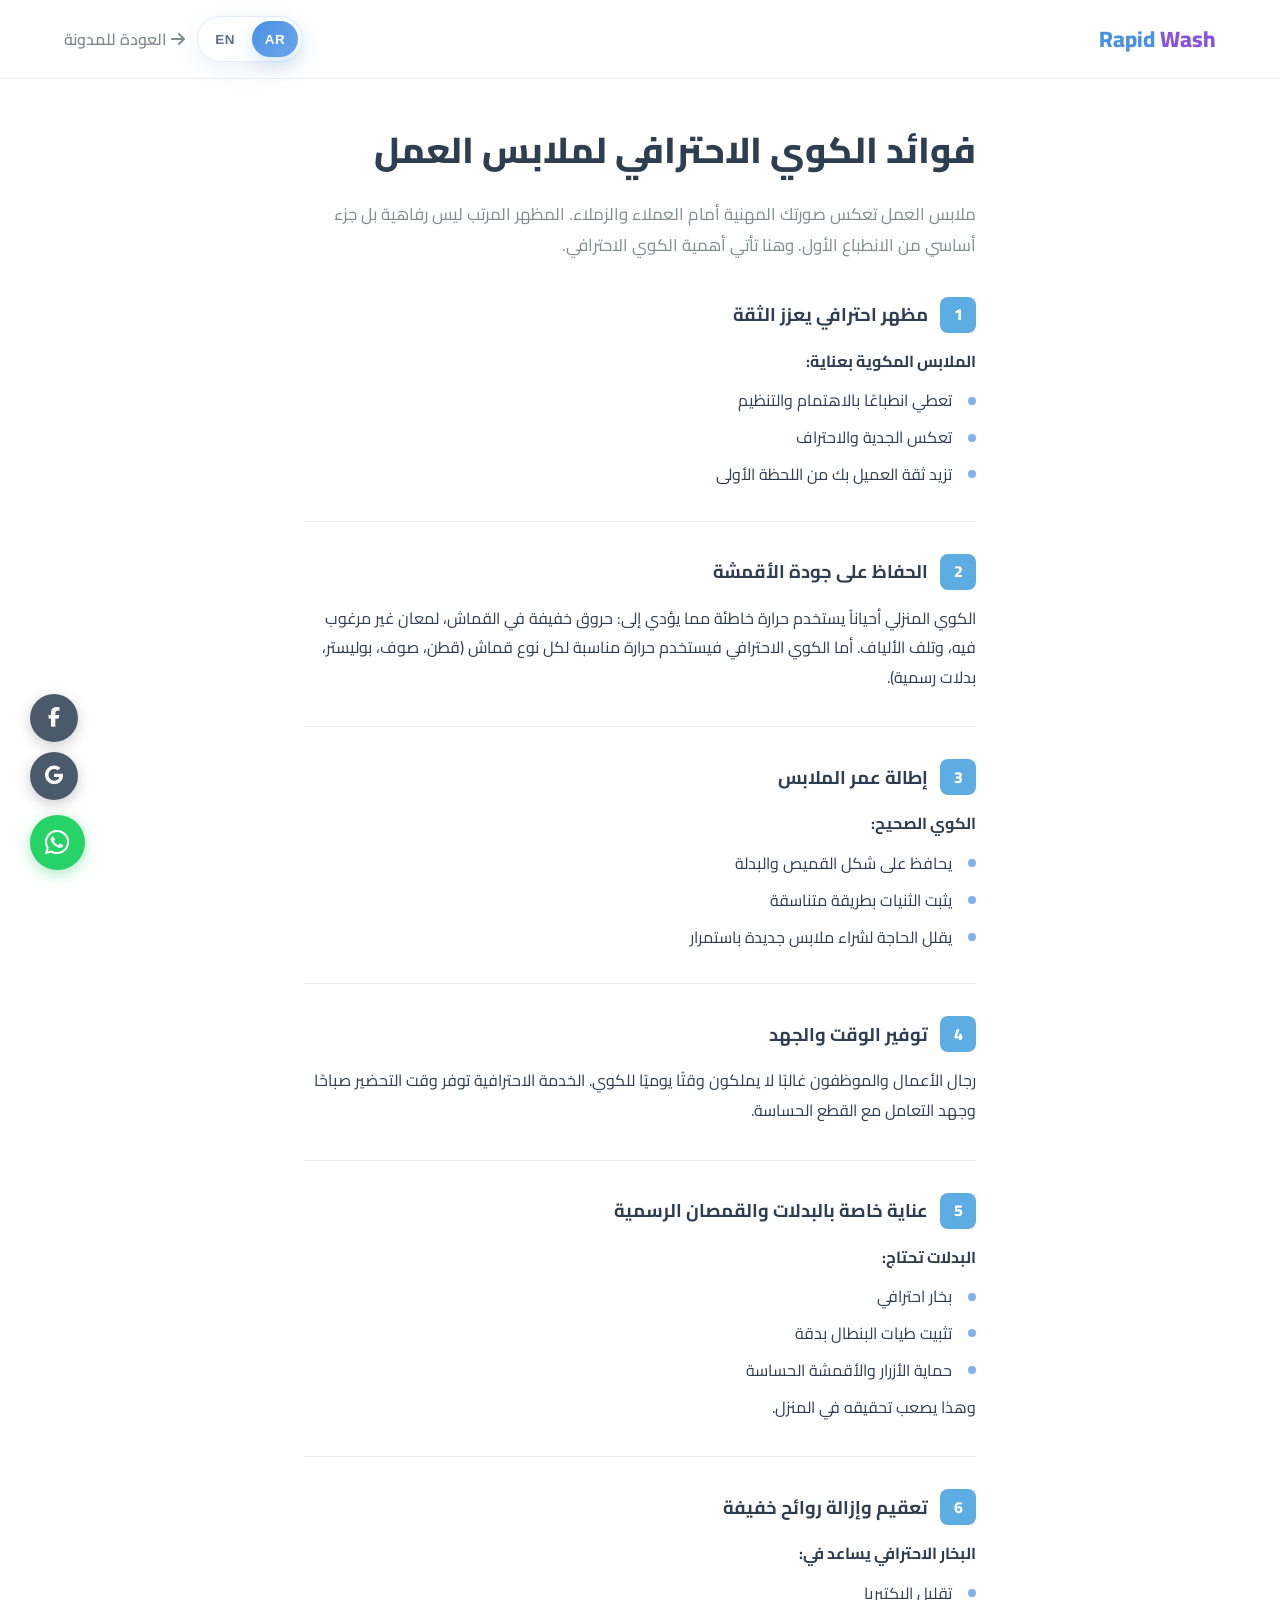
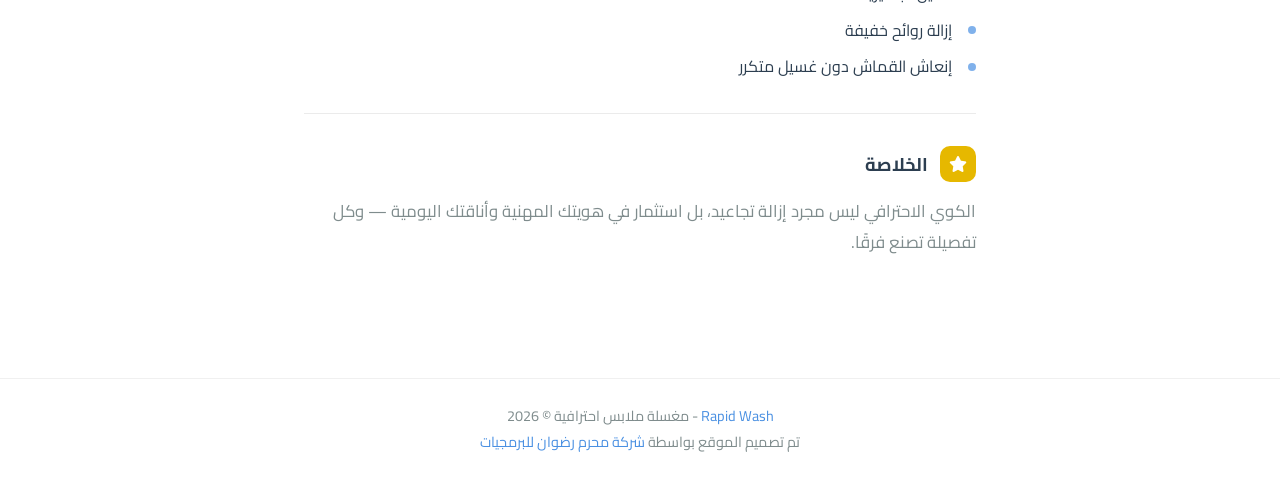
<file: blog-professional-ironing.html>
<!DOCTYPE html>
<html lang="ar" dir="rtl">
<head>
    <meta charset="UTF-8">
    <meta name="viewport" content="width=device-width, initial-scale=1.0">
    <title>فوائد الكوي الاحترافي لملابس العمل | Rapid Wash</title>
    <link href="https://fonts.googleapis.com/css2?family=Cairo:wght@300;400;600;700;800&display=swap" rel="stylesheet">
    <link rel="stylesheet" href="https://cdnjs.cloudflare.com/ajax/libs/font-awesome/6.4.0/css/all.min.css">
    <link rel="stylesheet" href="css/rapidwash-i18n.css">
    <script>
        (function() {
            try {
                if (window.localStorage.getItem('rapidwash-language') === 'en') {
                    document.documentElement.lang = 'en';
                    document.documentElement.dir = 'ltr';
                }
            } catch (error) {
                return;
            }
        })();
    </script>
    <style>
        :root {
            --primary-color: #4a90e2;
            --accent-color: #8852dd;
            --text-dark: #2c3e50;
            --text-gray: #7f8c8d;
            --bg-light: #ffffff;
        }
        * { margin: 0; padding: 0; box-sizing: border-box; }
        body { font-family: 'Cairo', sans-serif; background: var(--bg-light); color: var(--text-dark); line-height: 1.8; }
        a { text-decoration: none; color: var(--primary-color); }
        .site-header {
            background: rgba(255,255,255,0.98);
            box-shadow: 0 1px 0 rgba(0,0,0,0.06);
            padding: 16px 5%;
        }
        .site-header .inner {
            max-width: 1200px;
            margin: 0 auto;
            display: flex;
            justify-content: space-between;
            align-items: center;
        }
        .site-header .logo { font-size: 1.4rem; font-weight: 800; color: var(--primary-color); }
        .site-header .logo span { color: var(--accent-color); }
        .site-header a.back { font-weight: 600; color: var(--text-gray); }
        .site-header a.back:hover { color: var(--primary-color); }
        .article-wrap {
            max-width: 720px;
            margin: 0 auto;
            padding: 48px 24px 64px;
        }
        .article-wrap h1 {
            font-size: clamp(1.75rem, 4vw, 2.25rem);
            font-weight: 800;
            color: var(--text-dark);
            margin-bottom: 24px;
            line-height: 1.35;
        }
        .article-intro {
            font-size: 1.05rem;
            color: var(--text-gray);
            margin-bottom: 36px;
            line-height: 1.85;
        }
        .article-section {
            margin-bottom: 32px;
            padding-bottom: 24px;
            border-bottom: 1px solid rgba(0,0,0,0.08);
        }
        .article-section:last-of-type { border-bottom: none; }
        .article-section h2 {
            font-size: 1.15rem;
            font-weight: 700;
            color: var(--text-dark);
            margin-bottom: 14px;
            display: flex;
            align-items: center;
            gap: 12px;
        }
        .article-section h2 .num {
            width: 36px;
            height: 36px;
            border-radius: 8px;
            background: #5dade2;
            color: #fff;
            display: inline-flex;
            align-items: center;
            justify-content: center;
            font-size: 1rem;
            font-weight: 800;
        }
        .article-section h2 .icon {
            width: 36px;
            height: 36px;
            border-radius: 10px;
            display: inline-flex;
            align-items: center;
            justify-content: center;
            font-size: 1rem;
            color: #fff;
        }
        .article-section p {
            color: var(--text-dark);
            font-size: 1rem;
            line-height: 1.85;
            margin-bottom: 10px;
        }
        .article-section ul {
            list-style: none;
            padding-right: 0;
        }
        .article-section li {
            position: relative;
            padding-right: 24px;
            margin-bottom: 8px;
            color: var(--text-dark);
            font-size: 1rem;
        }
        .article-section li::before {
            content: '';
            position: absolute;
            right: 0;
            top: 0.65em;
            width: 8px;
            height: 8px;
            border-radius: 50%;
            background: var(--primary-color);
            opacity: 0.7;
        }
        .article-section.conclusion h2 .icon { background: #e6b800; }
        .article-section.conclusion p { color: var(--text-gray); font-size: 1.05rem; margin-bottom: 0; }
        .site-footer {
            text-align: center;
            padding: 24px;
            color: var(--text-gray);
            font-size: 0.9rem;
            border-top: 1px solid rgba(0,0,0,0.06);
        }
        .site-footer a { color: var(--primary-color); }
        .social-float {
            position: fixed; left: 30px; bottom: 100px; z-index: 99;
            display: flex; flex-direction: column; gap: 10px;
        }
        .social-float a {
            display: flex; align-items: center; justify-content: center;
            width: 48px; height: 48px; border-radius: 50%; color: #fff;
            background: rgba(44, 62, 80, 0.85); box-shadow: 0 4px 14px rgba(0,0,0,0.2);
            transition: 0.3s;
        }
        .social-float a:hover { transform: translateY(-3px); color: #fff; }
        .social-float a.social-fb:hover { background: #1877f2; }
        .social-float a.social-google:hover { background: #4285f4; }
        .social-float a i { font-size: 1.2rem; }
        @media (max-width: 768px) {
            .social-float { left: max(20px, env(safe-area-inset-left, 20px)); bottom: calc(95px + env(safe-area-inset-bottom, 0px)); }
            .social-float a { width: 44px; height: 44px; }
        }
        .wa-float {
            position: fixed; bottom: 30px; left: 30px; background-color: #25d366; color: #fff;
            width: 55px; height: 55px; border-radius: 50%; font-size: 28px;
            box-shadow: 0 4px 14px rgba(37, 211, 102, 0.4); z-index: 100;
            display: flex; align-items: center; justify-content: center; transition: 0.3s;
        }
        .wa-float:hover { transform: scale(1.05); color: #fff; }
        @media (max-width: 768px) {
            .wa-float { left: max(20px, env(safe-area-inset-left, 20px)); bottom: max(20px, env(safe-area-inset-bottom, 20px)); width: 50px; height: 50px; font-size: 26px; }
        }
    </style>
</head>
<body data-page="blog-professional-ironing">
    <div class="social-float">
        <a href="https://www.facebook.com/people/Rapid-Wash/61552654572607/" target="_blank" rel="noopener noreferrer" class="social-fb" aria-label="فيسبوك"><i class="fab fa-facebook-f"></i></a>
        <a href="https://www.google.com/maps/place/14+%D8%B4%D8%A7%D8%B1%D8%B9+%D8%A7%D9%84%D8%A3%D9%82%D8%B5%D9%8A+-+Al+Rashidiya+3+-+Ajman%E2%80%AD/@25.3953186,55.435389,17z/data=!3m1!4b1!4m6!3m5!1s0x3e5f59dab01d4887:0xf356e7e96817700c!8m2!3d25.3953186!4d55.435389!16s%2Fg%2F11pqs3h8qr?entry=ttu" target="_blank" rel="noopener noreferrer" class="social-google" aria-label="جوجل"><i class="fab fa-google"></i></a>
    </div>
    <a href="https://wa.me/971524412009" target="_blank" rel="noopener noreferrer" class="wa-float" aria-label="واتساب"><i class="fab fa-whatsapp"></i></a>
    <header class="site-header">
        <div class="inner">
            <a href="index.html" class="logo"><bdi dir="ltr">Rapid <span>Wash</span></bdi></a>
            <div class="header-tools">
                <div class="lang-switcher" data-language-switcher></div>
                <a href="index.html#blog" class="back"><i class="fas fa-arrow-right"></i> العودة للمدونة</a>
            </div>
        </div>
    </header>

    <article class="article-wrap">
        <h1>فوائد الكوي الاحترافي لملابس العمل</h1>
        <p class="article-intro">
            ملابس العمل تعكس صورتك المهنية أمام العملاء والزملاء. المظهر المرتب ليس رفاهية بل جزء أساسي من الانطباع الأول. وهنا تأتي أهمية الكوي الاحترافي.
        </p>

        <section class="article-section">
            <h2><span class="num">1</span> مظهر احترافي يعزز الثقة</h2>
            <p><strong>الملابس المكوية بعناية:</strong></p>
            <ul>
                <li>تعطي انطباعًا بالاهتمام والتنظيم</li>
                <li>تعكس الجدية والاحتراف</li>
                <li>تزيد ثقة العميل بك من اللحظة الأولى</li>
            </ul>
        </section>

        <section class="article-section">
            <h2><span class="num">2</span> الحفاظ على جودة الأقمشة</h2>
            <p>الكوي المنزلي أحياناً يستخدم حرارة خاطئة مما يؤدي إلى: حروق خفيفة في القماش، لمعان غير مرغوب فيه، وتلف الألياف. أما الكوي الاحترافي فيستخدم حرارة مناسبة لكل نوع قماش (قطن، صوف، بوليستر، بدلات رسمية).</p>
        </section>

        <section class="article-section">
            <h2><span class="num">3</span> إطالة عمر الملابس</h2>
            <p><strong>الكوي الصحيح:</strong></p>
            <ul>
                <li>يحافظ على شكل القميص والبدلة</li>
                <li>يثبت الثنيات بطريقة متناسقة</li>
                <li>يقلل الحاجة لشراء ملابس جديدة باستمرار</li>
            </ul>
        </section>

        <section class="article-section">
            <h2><span class="num">4</span> توفير الوقت والجهد</h2>
            <p>رجال الأعمال والموظفون غالبًا لا يملكون وقتًا يوميًا للكوي. الخدمة الاحترافية توفر وقت التحضير صباحًا وجهد التعامل مع القطع الحساسة.</p>
        </section>

        <section class="article-section">
            <h2><span class="num">5</span> عناية خاصة بالبدلات والقمصان الرسمية</h2>
            <p><strong>البدلات تحتاج:</strong></p>
            <ul>
                <li>بخار احترافي</li>
                <li>تثبيت طيات البنطال بدقة</li>
                <li>حماية الأزرار والأقمشة الحساسة</li>
            </ul>
            <p>وهذا يصعب تحقيقه في المنزل.</p>
        </section>

        <section class="article-section">
            <h2><span class="num">6</span> تعقيم وإزالة روائح خفيفة</h2>
            <p><strong>البخار الاحترافي يساعد في:</strong></p>
            <ul>
                <li>تقليل البكتيريا</li>
                <li>إزالة روائح خفيفة</li>
                <li>إنعاش القماش دون غسيل متكرر</li>
            </ul>
        </section>

        <section class="article-section conclusion">
            <h2><span class="icon"><i class="fas fa-star"></i></span> الخلاصة</h2>
            <p>
                الكوي الاحترافي ليس مجرد إزالة تجاعيد، بل استثمار في هويتك المهنية وأناقتك اليومية — وكل تفصيلة تصنع فرقًا.
            </p>
        </section>
    </article>

    <footer class="site-footer">
        <a href="index.html">Rapid Wash</a> - مغسلة ملابس احترافية &copy; 2026
        <br>
        تم تصميم الموقع بواسطة
        <a href="https://moharamradwan.com/" target="_blank" rel="noopener noreferrer">شركة محرم رضوان للبرمجيات</a>
    </footer>
    <script src="js/rapidwash-i18n.js"></script>
</body>
</html>
</file>
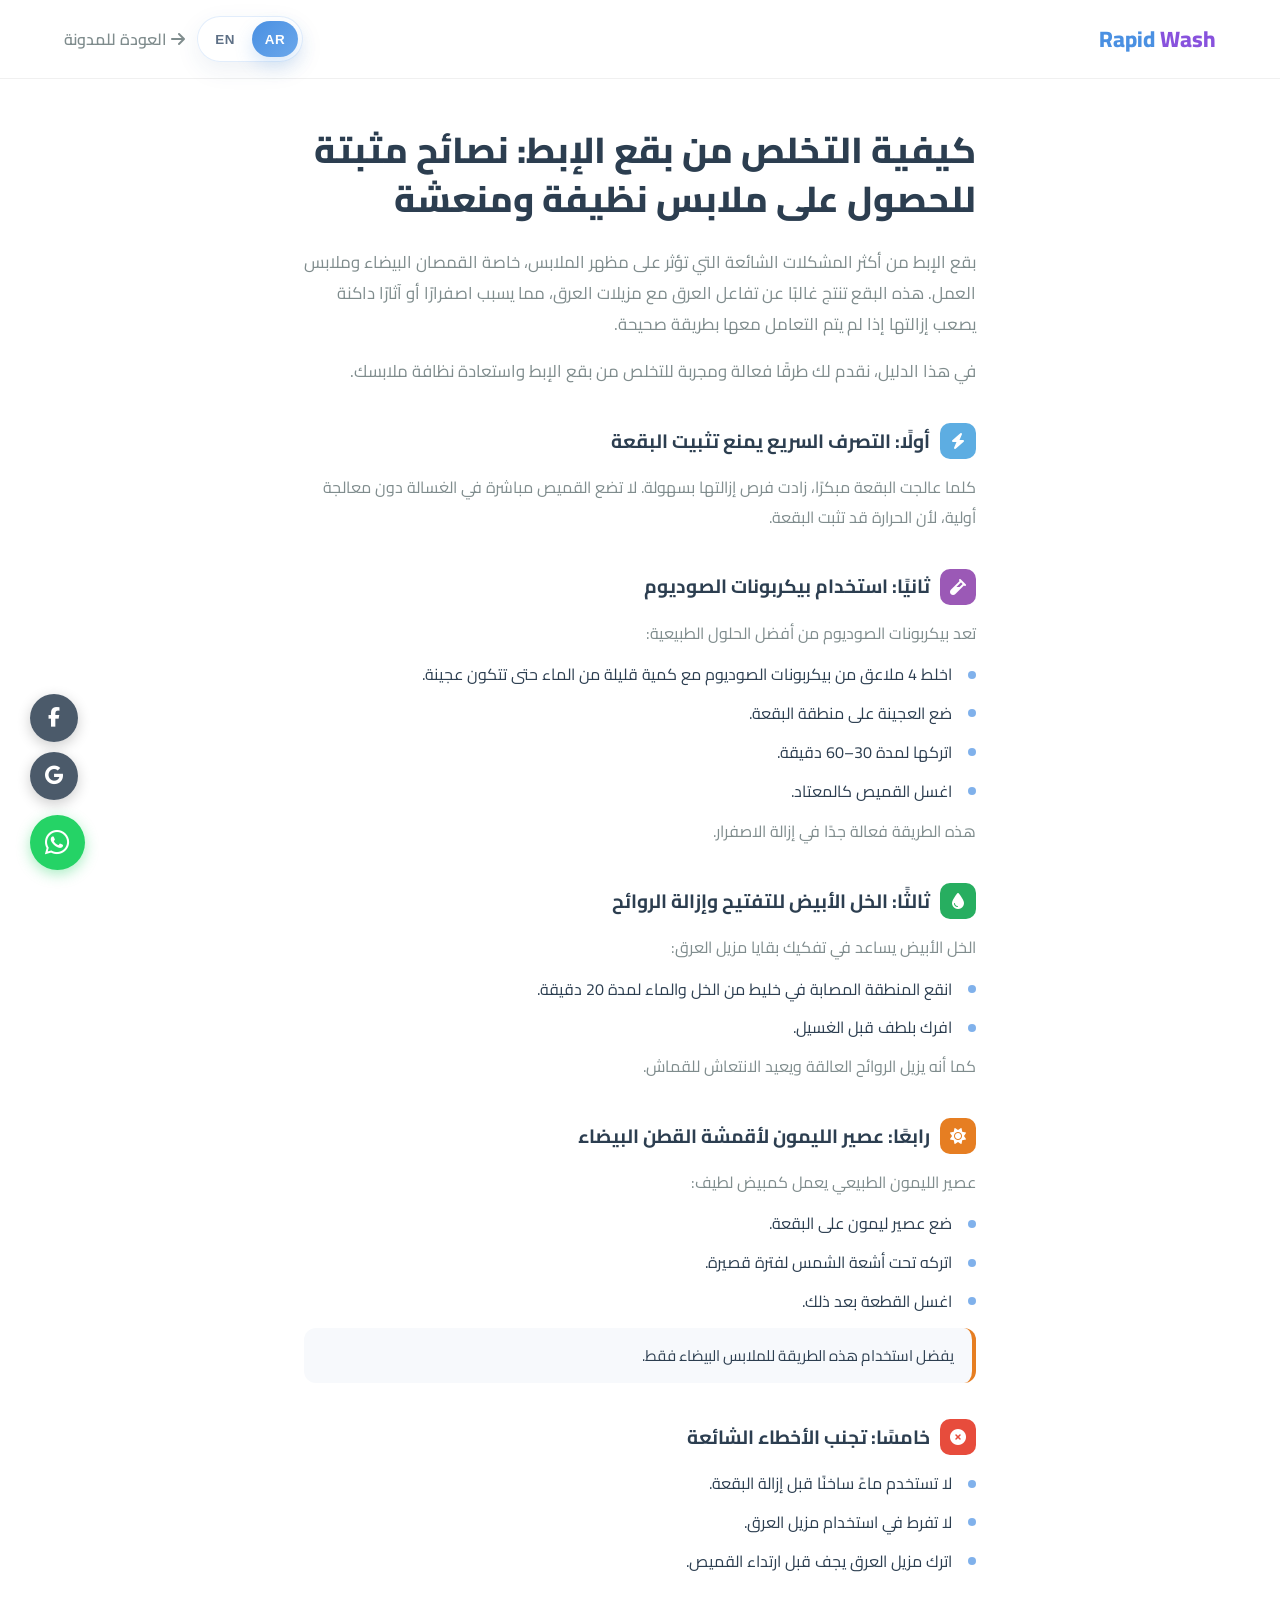
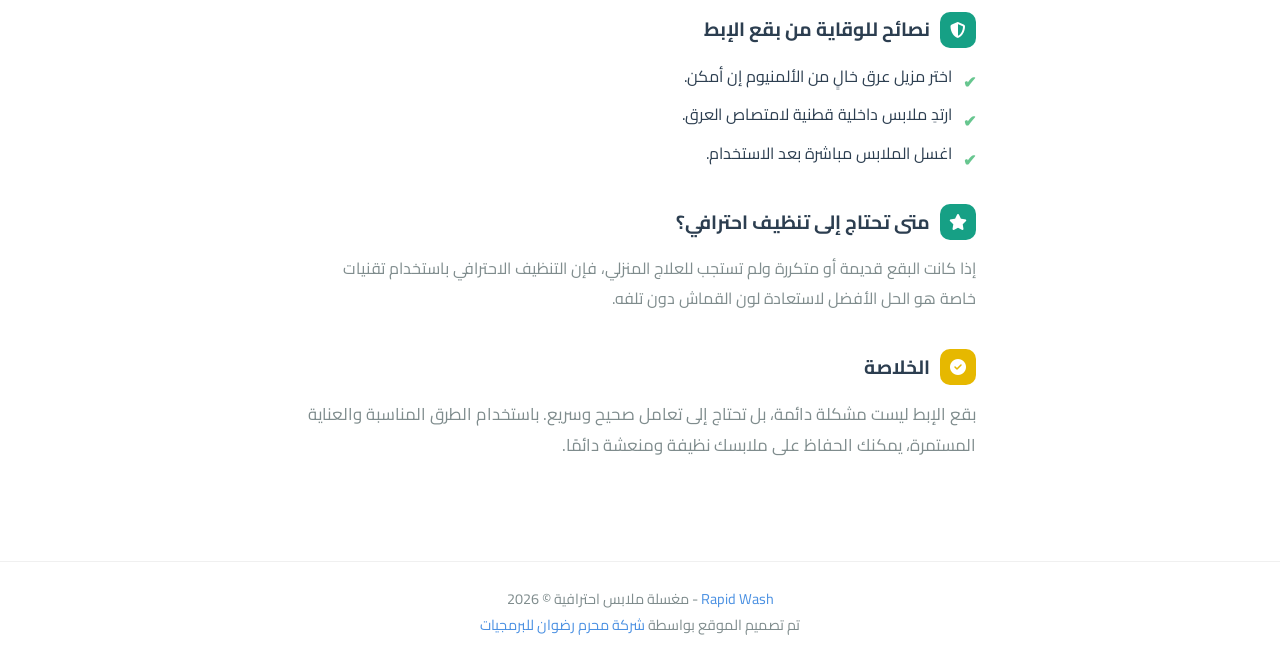
<file: blog-underarm-stains.html>
<!DOCTYPE html>
<html lang="ar" dir="rtl">
<head>
    <meta charset="UTF-8">
    <meta name="viewport" content="width=device-width, initial-scale=1.0">
    <title>كيفية التخلص من بقع الإبط: نصائح مثبتة للحصول على ملابس نظيفة ومنعشة | Rapid Wash</title>
    <link href="https://fonts.googleapis.com/css2?family=Cairo:wght@300;400;600;700;800&display=swap" rel="stylesheet">
    <link rel="stylesheet" href="https://cdnjs.cloudflare.com/ajax/libs/font-awesome/6.4.0/css/all.min.css">
    <link rel="stylesheet" href="css/rapidwash-i18n.css">
    <script>
        (function() {
            try {
                if (window.localStorage.getItem('rapidwash-language') === 'en') {
                    document.documentElement.lang = 'en';
                    document.documentElement.dir = 'ltr';
                }
            } catch (error) {
                return;
            }
        })();
    </script>
    <style>
        :root {
            --primary-color: #4a90e2;
            --accent-color: #8852dd;
            --text-dark: #2c3e50;
            --text-gray: #7f8c8d;
            --bg-light: #ffffff;
            --bg-gray: #f7f9fc;
        }
        * { margin: 0; padding: 0; box-sizing: border-box; }
        body { font-family: 'Cairo', sans-serif; background: var(--bg-light); color: var(--text-dark); line-height: 1.8; }
        a { text-decoration: none; color: var(--primary-color); }
        .site-header {
            background: rgba(255,255,255,0.98);
            box-shadow: 0 1px 0 rgba(0,0,0,0.06);
            padding: 16px 5%;
        }
        .site-header .inner {
            max-width: 1200px;
            margin: 0 auto;
            display: flex;
            justify-content: space-between;
            align-items: center;
        }
        .site-header .logo { font-size: 1.4rem; font-weight: 800; color: var(--primary-color); }
        .site-header .logo span { color: var(--accent-color); }
        .site-header a.back { font-weight: 600; color: var(--text-gray); }
        .site-header a.back:hover { color: var(--primary-color); }
        .article-wrap {
            max-width: 720px;
            margin: 0 auto;
            padding: 48px 24px 64px;
        }
        .article-wrap h1 {
            font-size: clamp(1.75rem, 4vw, 2.25rem);
            font-weight: 800;
            color: var(--text-dark);
            margin-bottom: 24px;
            line-height: 1.35;
        }
        .article-intro {
            font-size: 1.05rem;
            color: var(--text-gray);
            margin-bottom: 36px;
            line-height: 1.85;
        }
        .article-section {
            margin-bottom: 36px;
        }
        .article-section h2 {
            font-size: 1.2rem;
            font-weight: 700;
            color: var(--text-dark);
            margin-bottom: 14px;
            display: flex;
            align-items: center;
            gap: 10px;
        }
        .article-section h2 .icon {
            width: 36px;
            height: 36px;
            border-radius: 10px;
            display: inline-flex;
            align-items: center;
            justify-content: center;
            font-size: 1rem;
            color: #fff;
        }
        .article-section .section-intro,
        .article-section p {
            color: var(--text-gray);
            margin-bottom: 12px;
            font-size: 1rem;
            line-height: 1.85;
        }
        .article-section ul {
            list-style: none;
            padding-right: 0;
        }
        .article-section li {
            position: relative;
            padding-right: 24px;
            margin-bottom: 10px;
            color: var(--text-dark);
            font-size: 1rem;
        }
        .article-section li::before {
            content: '';
            position: absolute;
            right: 0;
            top: 0.65em;
            width: 8px;
            height: 8px;
            border-radius: 50%;
            background: var(--primary-color);
            opacity: 0.7;
        }
        .article-section .tip-box {
            background: var(--bg-gray);
            border-radius: 12px;
            padding: 14px 18px;
            margin: 12px 0;
            font-size: 0.95rem;
            color: var(--text-dark);
            border-right: 4px solid var(--primary-color);
        }
        .article-section .tip-box.warning { border-right-color: #e67e22; }
        .article-section.conclusion h2 .icon { background: #e6b800; }
        .article-section.conclusion p { color: var(--text-gray); font-size: 1.05rem; }
        .article-section.pro-tip h2 .icon { background: #16a085; }
        .tips-list li::before {
            content: '✔';
            position: absolute;
            right: 0;
            top: 0.4em;
            color: #27ae60;
            font-weight: bold;
            font-size: 1rem;
            background: none;
            width: auto;
            height: auto;
            border-radius: 0;
        }
        .site-footer {
            text-align: center;
            padding: 24px;
            color: var(--text-gray);
            font-size: 0.9rem;
            border-top: 1px solid rgba(0,0,0,0.06);
        }
        .site-footer a { color: var(--primary-color); }
        .social-float {
            position: fixed; left: 30px; bottom: 100px; z-index: 99;
            display: flex; flex-direction: column; gap: 10px;
        }
        .social-float a {
            display: flex; align-items: center; justify-content: center;
            width: 48px; height: 48px; border-radius: 50%; color: #fff;
            background: rgba(44, 62, 80, 0.85); box-shadow: 0 4px 14px rgba(0,0,0,0.2);
            transition: 0.3s;
        }
        .social-float a:hover { transform: translateY(-3px); color: #fff; }
        .social-float a.social-fb:hover { background: #1877f2; }
        .social-float a.social-google:hover { background: #4285f4; }
        .social-float a i { font-size: 1.2rem; }
        @media (max-width: 768px) {
            .social-float { left: max(20px, env(safe-area-inset-left, 20px)); bottom: calc(95px + env(safe-area-inset-bottom, 0px)); }
            .social-float a { width: 44px; height: 44px; }
        }
        .wa-float {
            position: fixed; bottom: 30px; left: 30px; background-color: #25d366; color: #fff;
            width: 55px; height: 55px; border-radius: 50%; font-size: 28px;
            box-shadow: 0 4px 14px rgba(37, 211, 102, 0.4); z-index: 100;
            display: flex; align-items: center; justify-content: center; transition: 0.3s;
        }
        .wa-float:hover { transform: scale(1.05); color: #fff; }
        @media (max-width: 768px) {
            .wa-float { left: max(20px, env(safe-area-inset-left, 20px)); bottom: max(20px, env(safe-area-inset-bottom, 20px)); width: 50px; height: 50px; font-size: 26px; }
        }
    </style>
</head>
<body data-page="blog-underarm-stains">
    <div class="social-float">
        <a href="https://www.facebook.com/people/Rapid-Wash/61552654572607/" target="_blank" rel="noopener noreferrer" class="social-fb" aria-label="فيسبوك"><i class="fab fa-facebook-f"></i></a>
        <a href="https://www.google.com/maps/place/14+%D8%B4%D8%A7%D8%B1%D8%B9+%D8%A7%D9%84%D8%A3%D9%82%D8%B5%D9%8A+-+Al+Rashidiya+3+-+Ajman%E2%80%AD/@25.3953186,55.435389,17z/data=!3m1!4b1!4m6!3m5!1s0x3e5f59dab01d4887:0xf356e7e96817700c!8m2!3d25.3953186!4d55.435389!16s%2Fg%2F11pqs3h8qr?entry=ttu" target="_blank" rel="noopener noreferrer" class="social-google" aria-label="جوجل"><i class="fab fa-google"></i></a>
    </div>
    <a href="https://wa.me/971524412009" target="_blank" rel="noopener noreferrer" class="wa-float" aria-label="واتساب"><i class="fab fa-whatsapp"></i></a>
    <header class="site-header">
        <div class="inner">
            <a href="index.html" class="logo"><bdi dir="ltr">Rapid <span>Wash</span></bdi></a>
            <div class="header-tools">
                <div class="lang-switcher" data-language-switcher></div>
                <a href="index.html#blog" class="back"><i class="fas fa-arrow-right"></i> العودة للمدونة</a>
            </div>
        </div>
    </header>

    <article class="article-wrap">
        <h1>كيفية التخلص من بقع الإبط: نصائح مثبتة للحصول على ملابس نظيفة ومنعشة</h1>
        <p class="article-intro">
            بقع الإبط من أكثر المشكلات الشائعة التي تؤثر على مظهر الملابس، خاصة القمصان البيضاء وملابس العمل. هذه البقع تنتج غالبًا عن تفاعل العرق مع مزيلات العرق، مما يسبب اصفرارًا أو آثارًا داكنة يصعب إزالتها إذا لم يتم التعامل معها بطريقة صحيحة.
        </p>
        <p class="article-intro" style="margin-top: -20px;">
            في هذا الدليل، نقدم لك طرقًا فعالة ومجربة للتخلص من بقع الإبط واستعادة نظافة ملابسك.
        </p>

        <section class="article-section">
            <h2><span class="icon" style="background:#5dade2;"><i class="fas fa-bolt"></i></span> أولًا: التصرف السريع يمنع تثبيت البقعة</h2>
            <p>كلما عالجت البقعة مبكرًا، زادت فرص إزالتها بسهولة. لا تضع القميص مباشرة في الغسالة دون معالجة أولية، لأن الحرارة قد تثبت البقعة.</p>
        </section>

        <section class="article-section">
            <h2><span class="icon" style="background:#9b59b6;"><i class="fas fa-vial"></i></span> ثانيًا: استخدام بيكربونات الصوديوم</h2>
            <p class="section-intro">تعد بيكربونات الصوديوم من أفضل الحلول الطبيعية:</p>
            <ul>
                <li>اخلط 4 ملاعق من بيكربونات الصوديوم مع كمية قليلة من الماء حتى تتكون عجينة.</li>
                <li>ضع العجينة على منطقة البقعة.</li>
                <li>اتركها لمدة 30–60 دقيقة.</li>
                <li>اغسل القميص كالمعتاد.</li>
            </ul>
            <p class="section-intro" style="margin-top:12px;">هذه الطريقة فعالة جدًا في إزالة الاصفرار.</p>
        </section>

        <section class="article-section">
            <h2><span class="icon" style="background:#27ae60;"><i class="fas fa-droplet"></i></span> ثالثًا: الخل الأبيض للتفتيح وإزالة الروائح</h2>
            <p class="section-intro">الخل الأبيض يساعد في تفكيك بقايا مزيل العرق:</p>
            <ul>
                <li>انقع المنطقة المصابة في خليط من الخل والماء لمدة 20 دقيقة.</li>
                <li>افرك بلطف قبل الغسيل.</li>
            </ul>
            <p>كما أنه يزيل الروائح العالقة ويعيد الانتعاش للقماش.</p>
        </section>

        <section class="article-section">
            <h2><span class="icon" style="background:#e67e22;"><i class="fas fa-sun"></i></span> رابعًا: عصير الليمون لأقمشة القطن البيضاء</h2>
            <p class="section-intro">عصير الليمون الطبيعي يعمل كمبيض لطيف:</p>
            <ul>
                <li>ضع عصير ليمون على البقعة.</li>
                <li>اتركه تحت أشعة الشمس لفترة قصيرة.</li>
                <li>اغسل القطعة بعد ذلك.</li>
            </ul>
            <div class="tip-box warning">يفضل استخدام هذه الطريقة للملابس البيضاء فقط.</div>
        </section>

        <section class="article-section">
            <h2><span class="icon" style="background:#e74c3c;"><i class="fas fa-times-circle"></i></span> خامسًا: تجنب الأخطاء الشائعة</h2>
            <ul>
                <li>لا تستخدم ماءً ساخنًا قبل إزالة البقعة.</li>
                <li>لا تفرط في استخدام مزيل العرق.</li>
                <li>اترك مزيل العرق يجف قبل ارتداء القميص.</li>
            </ul>
        </section>

        <section class="article-section">
            <h2><span class="icon" style="background:#16a085;"><i class="fas fa-shield-halved"></i></span> نصائح للوقاية من بقع الإبط</h2>
            <ul class="tips-list">
                <li>اختر مزيل عرق خالٍ من الألمنيوم إن أمكن.</li>
                <li>ارتدِ ملابس داخلية قطنية لامتصاص العرق.</li>
                <li>اغسل الملابس مباشرة بعد الاستخدام.</li>
            </ul>
        </section>

        <section class="article-section pro-tip">
            <h2><span class="icon"><i class="fas fa-star"></i></span> متى تحتاج إلى تنظيف احترافي؟</h2>
            <p>إذا كانت البقع قديمة أو متكررة ولم تستجب للعلاج المنزلي، فإن التنظيف الاحترافي باستخدام تقنيات خاصة هو الحل الأفضل لاستعادة لون القماش دون تلفه.</p>
        </section>

        <section class="article-section conclusion">
            <h2><span class="icon"><i class="fas fa-check-circle"></i></span> الخلاصة</h2>
            <p>
                بقع الإبط ليست مشكلة دائمة، بل تحتاج إلى تعامل صحيح وسريع. باستخدام الطرق المناسبة والعناية المستمرة، يمكنك الحفاظ على ملابسك نظيفة ومنعشة دائمًا.
            </p>
        </section>
    </article>

    <footer class="site-footer">
        <a href="index.html">Rapid Wash</a> - مغسلة ملابس احترافية &copy; 2026
        <br>
        تم تصميم الموقع بواسطة
        <a href="https://moharamradwan.com/" target="_blank" rel="noopener noreferrer">شركة محرم رضوان للبرمجيات</a>
    </footer>
    <script src="js/rapidwash-i18n.js"></script>
</body>
</html>
</file>
<file: css/rapidwash-i18n.css>
.nav-actions,
.header-tools {
    display: flex;
    align-items: center;
    gap: 12px;
}

.site-header .inner {
    gap: 12px;
}

.navbar > .logo,
.site-header .inner > .logo {
    margin-inline-end: clamp(18px, 2.8vw, 42px);
}

.nav-actions {
    margin-inline-start: auto;
}

.header-tools {
    flex-wrap: wrap;
    margin-inline-start: auto;
}

.lang-switcher {
    display: inline-flex;
    align-items: center;
    gap: 4px;
    padding: 4px;
    border-radius: 999px;
    border: 1px solid rgba(74, 144, 226, 0.16);
    background: rgba(255, 255, 255, 0.92);
    box-shadow: 0 8px 24px rgba(32, 76, 125, 0.08);
    flex-shrink: 0;
}

.lang-switcher button {
    border: none;
    background: transparent;
    color: #5e7086;
    min-width: 46px;
    height: 36px;
    border-radius: 999px;
    font-weight: 800;
    font-size: 0.84rem;
    letter-spacing: 0.04em;
    cursor: pointer;
    transition: background 0.2s ease, color 0.2s ease, transform 0.2s ease;
}

.lang-switcher button:hover {
    color: #2c3e50;
}

.lang-switcher button.is-active {
    background: linear-gradient(135deg, #4a90e2, #6aa7eb);
    color: #fff;
    box-shadow: 0 8px 18px rgba(74, 144, 226, 0.22);
}

html[dir="ltr"] body {
    direction: ltr;
}

html[dir="ltr"] .hero-content,
html[dir="ltr"] .services-overview,
html[dir="ltr"] .service-card-body,
html[dir="ltr"] .pricing-overview,
html[dir="ltr"] .pricing-catalog,
html[dir="ltr"] .section-header,
html[dir="ltr"] .about-intro-text,
html[dir="ltr"] .feature-item,
html[dir="ltr"] .blog-card-body,
html[dir="ltr"] .map-address-card,
html[dir="ltr"] .footer-col,
html[dir="ltr"] .gallery-hero-content,
html[dir="ltr"] .gallery-toolbar,
html[dir="ltr"] .gallery-cta,
html[dir="ltr"] .article-wrap,
html[dir="ltr"] .article-section,
html[dir="ltr"] .site-footer {
    text-align: left;
}

html[dir="ltr"] .hero-info-top {
    left: 18px;
    right: auto;
}

html[dir="ltr"] .hero-info-bottom {
    right: 18px;
    left: auto;
}

html[dir="ltr"] .hero-stage-badge {
    left: 16px;
    right: auto;
}

html[dir="ltr"] .nav-links {
    direction: ltr;
}

html[dir="ltr"] .service-points li,
html[dir="ltr"] .article-section li,
html[dir="ltr"] .tips-list li {
    padding-left: 24px;
    padding-right: 0;
}

html[dir="ltr"] .service-points li::before,
html[dir="ltr"] .article-section li::before,
html[dir="ltr"] .tips-list li::before {
    left: 0;
    right: auto;
}

html[dir="ltr"] .service-link i,
html[dir="ltr"] .read-more i,
html[dir="ltr"] .back i {
    transform: scaleX(-1);
}

html[dir="ltr"] .nav-links,
html[dir="ltr"] .pricing-strip,
html[dir="ltr"] .hero-service-strip,
html[dir="ltr"] .services-overview-list,
html[dir="ltr"] .services-stats,
html[dir="ltr"] .hero-proof,
html[dir="ltr"] .footer-social {
    justify-content: flex-start;
}

html[dir="ltr"] .nav-links li.mobile-menu-close,
html[dir="ltr"] .contact-box a,
html[dir="ltr"] .footer-col a,
html[dir="ltr"] .footer-col p {
    text-align: left;
}

@media (max-width: 1024px) {
    .nav-actions {
        gap: 10px;
    }
}

@media (max-width: 768px) {
    .nav-actions,
    .header-tools {
        gap: 8px;
    }

    .site-header .inner {
        flex-wrap: wrap;
    }

    .navbar > .logo,
    .site-header .inner > .logo {
        margin-inline-end: 12px;
    }

    .header-tools {
        width: 100%;
        justify-content: space-between;
    }

    .lang-switcher button {
        min-width: 42px;
        height: 34px;
    }

    html[dir="ltr"] .nav-links {
        left: 0;
        right: auto;
        box-shadow: 4px 0 24px rgba(0, 0, 0, 0.12);
    }

    html[dir="ltr"] .hero-stage-badge {
        left: 12px;
        right: auto;
    }

    html[dir="ltr"] .hero-info-top {
        left: 8px;
        right: 8px;
    }

    html[dir="ltr"] .hero-info-bottom {
        right: 8px;
        left: auto;
    }
}
</file>
